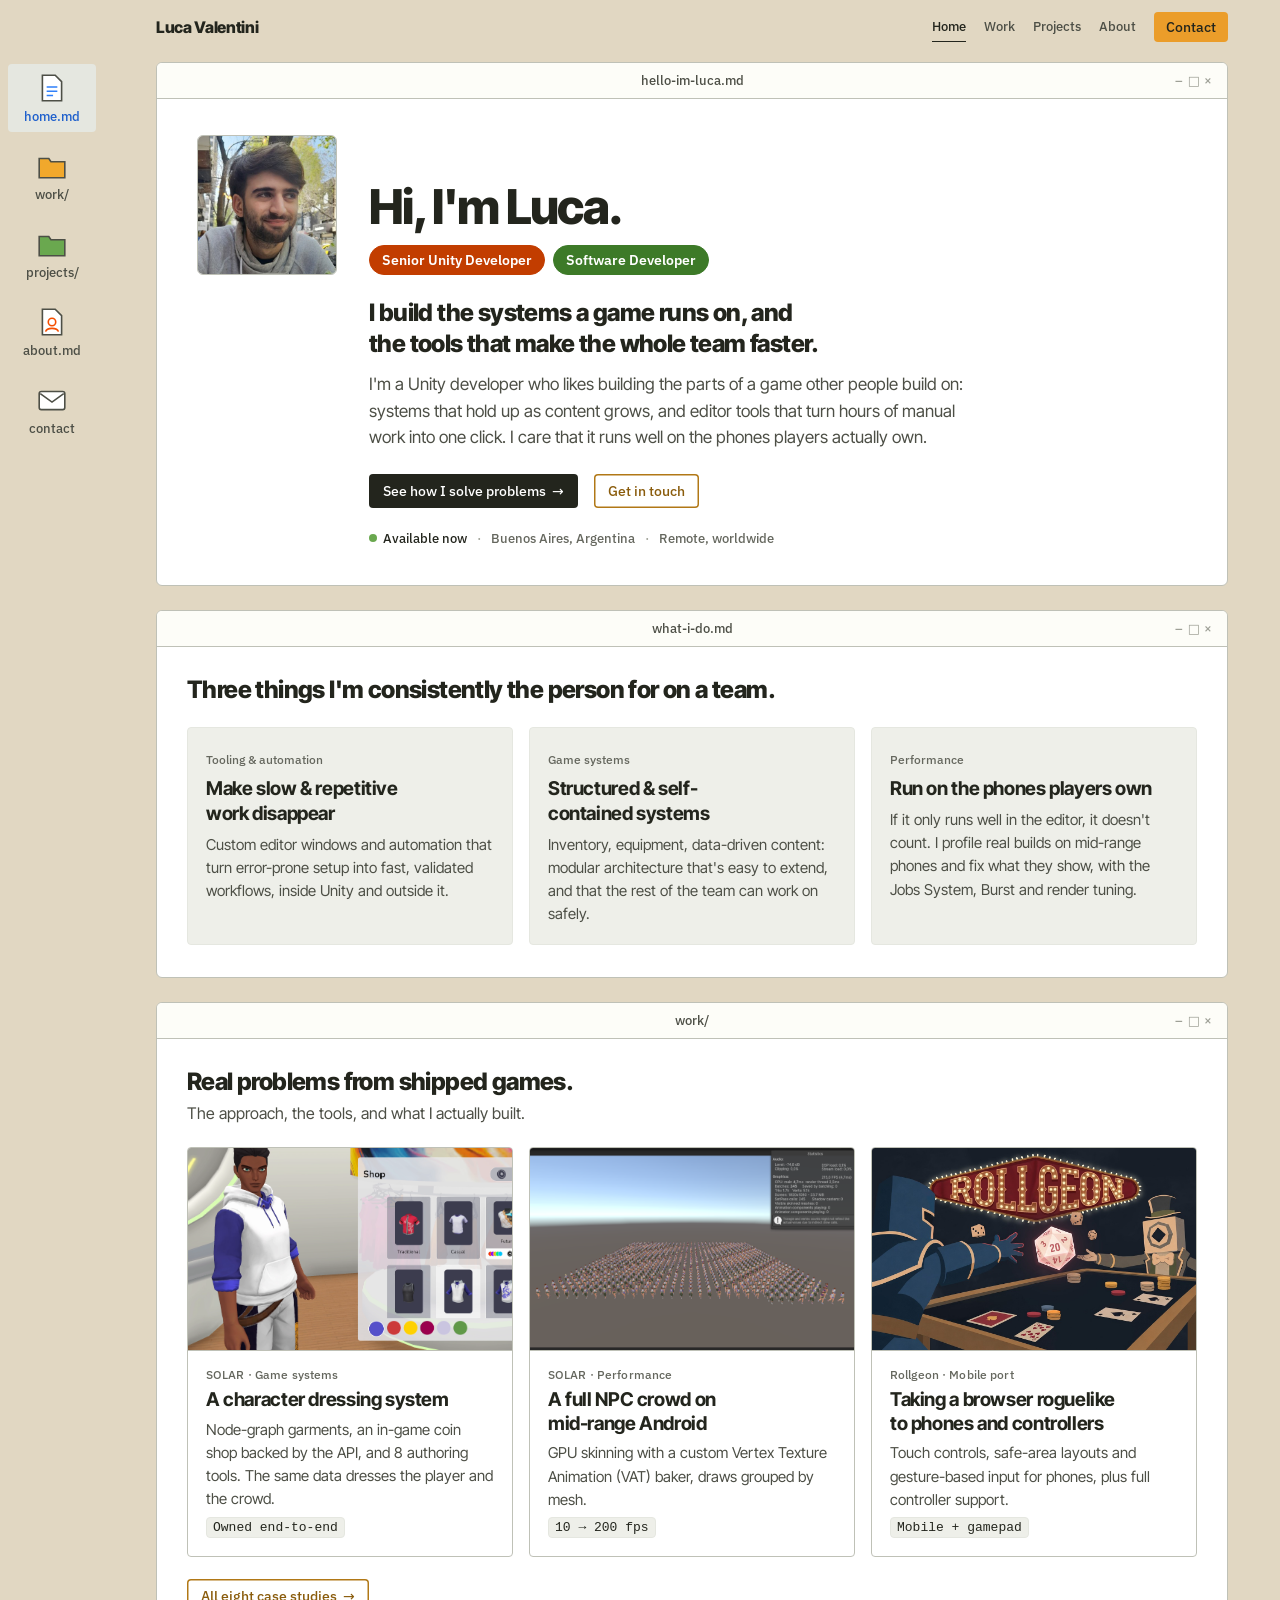
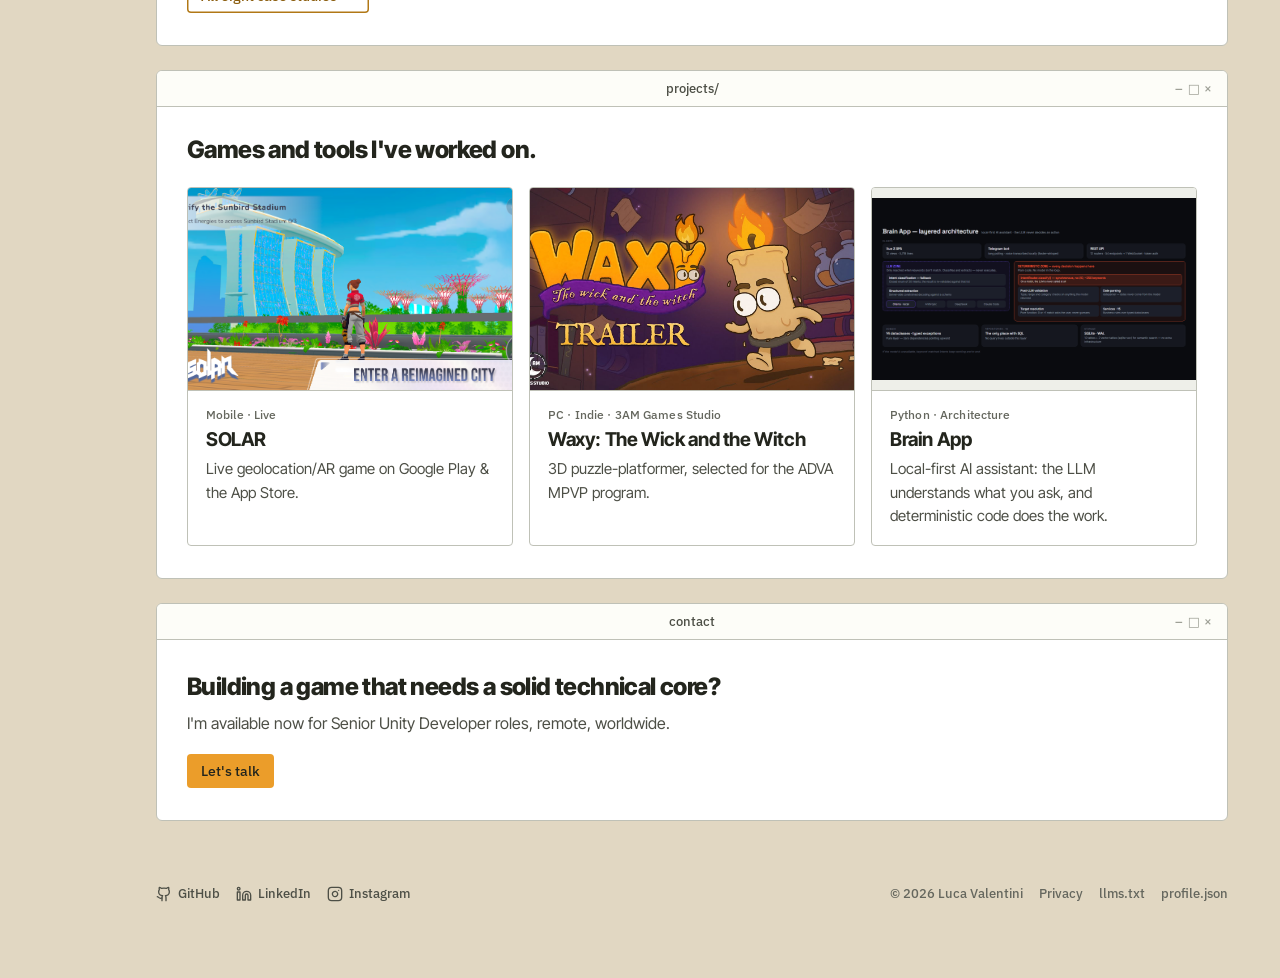
<file: index.html>
<!doctype html>
<html lang="en">
<head>
  <meta charset="utf-8">
  <meta name="viewport" content="width=device-width, initial-scale=1">
  <title>Luca Valentini · Senior Unity Developer</title>
  <meta name="description" content="Senior Unity Developer in studio teams since 2023: game systems, custom editor tooling and measured mobile performance. Available now, remote.">
  <link rel="canonical" href="https://lucavalentini.dev/">
  <meta property="og:type" content="website">
  <meta property="og:site_name" content="Luca Valentini">
  <meta property="og:title" content="Luca Valentini · Senior Unity Developer">
  <meta property="og:description" content="Senior Unity Developer in studio teams since 2023: game systems, custom editor tooling and measured mobile performance. Available now, remote.">
  <meta property="og:url" content="https://lucavalentini.dev/">
  <meta property="og:image" content="https://lucavalentini.dev/assets/og.png">
  <meta property="og:image:width" content="1200">
  <meta property="og:image:height" content="630">
  <meta property="og:image:alt" content="Luca Valentini, Senior Unity Developer">
  <meta name="twitter:card" content="summary_large_image">
  <meta name="theme-color" content="#e1d7c2">
  <link rel="icon" href="favicon.svg" type="image/svg+xml">
  <link rel="alternate" type="text/markdown" href="llms.txt" title="Profile for LLMs (llms.txt)">
  <link rel="alternate" type="application/json" href="profile.json" title="Profile as JSON Resume">
  <!-- Fuentes alojadas en el sitio (assets/fonts, SIL OFL 1.1): ninguna petición a terceros al cargar. -->
  <link rel="preload" href="assets/fonts/inter-tight-latin.woff2" as="font" type="font/woff2" crossorigin>
  <link rel="stylesheet" href="assets/fonts/fonts.css">
  <link rel="stylesheet" href="styles.css">
  <script defer src="analytics.js"></script>
  <script defer src="main.js"></script>
  <!-- JSONLD:START -->
<script type="application/ld+json">
{
  "@context": "https://schema.org",
  "@graph": [
    {
      "@type": "WebSite",
      "@id": "https://lucavalentini.dev/#website",
      "url": "https://lucavalentini.dev",
      "name": "Luca Valentini · Portfolio",
      "inLanguage": "en",
      "about": {
        "@id": "https://lucavalentini.dev/#person"
      }
    },
    {
      "@type": "Person",
      "@id": "https://lucavalentini.dev/#person",
      "name": "Luca Valentini",
      "jobTitle": "Senior Unity Developer",
      "description": "Senior Unity Developer with 6+ years in Unity and C#, in studio teams since 2023. I build the parts of a game other people build on: systems that hold up as content grows, and editor tools that turn hours of manual work into one click, with performance measured on the phones players own.",
      "url": "https://lucavalentini.dev",
      "image": "https://lucavalentini.dev/assets/me.jpg",
      "email": "mailto:lucavalentini25@gmail.com",
      "address": {
        "@type": "PostalAddress",
        "addressLocality": "Buenos Aires",
        "addressCountry": "AR"
      },
      "sameAs": [
        "https://www.linkedin.com/in/lucavalentinidev",
        "https://github.com/LucaValentini25",
        "https://www.instagram.com/clastergamedev/"
      ],
      "knowsAbout": [
        "Addressables",
        "Agent skills",
        "Android / iOS / PC builds",
        "Assembly Definitions",
        "Build automation",
        "Burst",
        "C#",
        "C++",
        "Cinemachine",
        "Claude Code",
        "Client-side prediction",
        "Code generation",
        "Codex",
        "Custom Editor Windows",
        "Data-driven design",
        "Discord bots",
        "Event systems",
        "Frame Debugger",
        "GPU instancing",
        "GPU skinning",
        "Game systems",
        "HLSL",
        "Jobs System",
        "Local LLMs (Ollama)",
        "MVC",
        "Memory Profiler",
        "Netcode for GameObjects",
        "Python",
        "Relay / Lobby",
        "SQL",
        "ScriptableObjects",
        "Server reconciliation",
        "Slack API",
        "Snapshot interpolation",
        "TypeScript",
        "UI Toolkit",
        "UPM packages",
        "URP",
        "Unity",
        "Unity MCP",
        "Unity Profiler",
        "Unity Transport",
        "uGUI"
      ],
      "knowsLanguage": [
        "es",
        "en"
      ],
      "alumniOf": {
        "@type": "EducationalOrganization",
        "name": "Escuela Da Vinci"
      }
    },
    {
      "@type": "VideoGame",
      "@id": "https://lucavalentini.dev/projects.html#solar",
      "name": "SOLAR",
      "description": "Live free-to-play geolocation/AR mobile game.",
      "creator": {
        "@id": "https://lucavalentini.dev/#person"
      },
      "keywords": "Unity, C#, URP, Addressables, UI Toolkit, Jobs System, Burst",
      "url": "https://play.google.com/store/apps/details?id=com.kykuyo.solar",
      "gamePlatform": [
        "Android",
        "iOS"
      ]
    },
    {
      "@type": "SoftwareSourceCode",
      "@id": "https://lucavalentini.dev/projects.html#snackdown",
      "name": "Snackdown",
      "description": "2D last-player-standing multiplayer platformer, server-authoritative, with hand-written client-side prediction, server reconciliation and snapshot interpolation. Built with Claude Code.",
      "creator": {
        "@id": "https://lucavalentini.dev/#person"
      },
      "keywords": "Unity 6, C#, Netcode for GameObjects, Unity Transport, Relay, Lobby",
      "url": "https://github.com/LucaValentini25/Snackdown",
      "codeRepository": "https://github.com/LucaValentini25/Snackdown",
      "programmingLanguage": "C#"
    },
    {
      "@type": "VideoGame",
      "@id": "https://lucavalentini.dev/projects.html#rollgeon",
      "name": "Rollgeon",
      "description": "Roguelike dice builder where your deck is a bag of dice and combat is based on Generala. In development.",
      "creator": {
        "@id": "https://lucavalentini.dev/#person"
      },
      "keywords": "Unity, Mobile port, Touch controls, Safe area, Controller support",
      "url": "https://3amgamesstudio.itch.io/rollgeon",
      "gamePlatform": [
        "Web",
        "Mobile (in progress)"
      ]
    },
    {
      "@type": "VideoGame",
      "@id": "https://lucavalentini.dev/projects.html#waxy",
      "name": "Waxy: The Wick and the Witch",
      "description": "3D puzzle-platformer by 3AM Games Studio, selected for the ADVA MPVP mentorship program after a rework of its core mechanic.",
      "creator": {
        "@id": "https://lucavalentini.dev/#person"
      },
      "keywords": "Unity, C#, Editor tools, Cinemachine, uGUI",
      "url": "https://3amgamesstudio.itch.io/waxy-the-wick-and-the-witch",
      "gamePlatform": [
        "PC"
      ]
    },
    {
      "@type": "VideoGame",
      "@id": "https://lucavalentini.dev/projects.html#spca",
      "name": "SPCA x SOLAR",
      "description": "Time-limited cat-rescue campaign game with SPCA, an animal rescue in Singapore. The campaign has ended.",
      "creator": {
        "@id": "https://lucavalentini.dev/#person"
      },
      "keywords": "Unity, C#, Mobile, Addressables",
      "gamePlatform": [
        "Android",
        "iOS"
      ]
    },
    {
      "@type": "SoftwareSourceCode",
      "@id": "https://lucavalentini.dev/projects.html#unity-tools",
      "name": "Unity Tools",
      "description": "Five Unity editor tools published as UPM packages: Asset Renamer, PlayerPrefs Manager, Prefab Replacer, Project Zipper and Rename Items.",
      "creator": {
        "@id": "https://lucavalentini.dev/#person"
      },
      "keywords": "C#, UPM, Editor Windows",
      "url": "https://github.com/LucaValentini25/Unity-Tools",
      "codeRepository": "https://github.com/LucaValentini25/Unity-Tools",
      "programmingLanguage": "C#"
    },
    {
      "@type": "VideoGame",
      "@id": "https://lucavalentini.dev/projects.html#redbutton",
      "name": "You Can't Always Push the Red Button",
      "description": "Decision-making game for the Unity BA Game Jam 2026: you rule a cat nation and try not to just push the button. Made with Claude Code in 3 days.",
      "creator": {
        "@id": "https://lucavalentini.dev/#person"
      },
      "keywords": "Unity, C#, WebGL, Claude Code",
      "url": "https://zathmell.itch.io/you-cant-always-push-the-red-button",
      "gamePlatform": [
        "Web (WebGL)"
      ]
    },
    {
      "@type": "SoftwareSourceCode",
      "@id": "https://lucavalentini.dev/projects.html#indie-bot",
      "name": "Indie Community Bot",
      "description": "Reusable Discord bot for indie game communities: welcome cards, devlogs, build notifications from CI and bug reports as private threads. All settings live per server in the database.",
      "creator": {
        "@id": "https://lucavalentini.dev/#person"
      },
      "keywords": "TypeScript, discord.js, SQLite",
      "url": "https://github.com/LucaValentini25/indie-community-bot",
      "codeRepository": "https://github.com/LucaValentini25/indie-community-bot",
      "programmingLanguage": "TypeScript"
    },
    {
      "@type": "SoftwareApplication",
      "@id": "https://lucavalentini.dev/projects.html#brain",
      "name": "Brain App",
      "description": "Local-first AI assistant where the LLM never decides an action: it classifies intent, and deterministic code does the work. Private repository.",
      "creator": {
        "@id": "https://lucavalentini.dev/#person"
      },
      "keywords": "Python, FastAPI, SQLite, Vue 3, Ollama"
    }
  ]
}
</script>
<!-- JSONLD:END -->
</head>
<body>
  <a class="skip" href="#main">Skip to content</a>
  <nav class="files" aria-label="Pages as files">
    <a href="index.html"><svg viewBox="0 0 30 30" aria-hidden="true"><path d="M6 3h12l6 6v18H6z" fill="#fff" stroke="#4d4f46" stroke-width="1.5"/><path d="M10 14h10M10 18h10M10 22h6" stroke="#2f80fa" stroke-width="1.5"/></svg>home.md</a>
    <a href="work.html"><svg viewBox="0 0 30 30" aria-hidden="true"><path d="M3 8h9l2 3h13v15H3z" fill="#f1a82c" stroke="#4d4f46" stroke-width="1.5"/></svg>work/</a>
    <a href="projects.html"><svg viewBox="0 0 30 30" aria-hidden="true"><path d="M3 8h9l2 3h13v15H3z" fill="#6aa84f" stroke="#4d4f46" stroke-width="1.5"/></svg>projects/</a>
    <a href="about.html"><svg viewBox="0 0 30 30" aria-hidden="true"><path d="M6 3h12l6 6v18H6z" fill="#fff" stroke="#4d4f46" stroke-width="1.5"/><circle cx="15" cy="15" r="3.5" fill="none" stroke="#f54e00" stroke-width="1.5"/><path d="M9 24c1-4 11-4 12 0" fill="none" stroke="#f54e00" stroke-width="1.5"/></svg>about.md</a>
    <a href="contact.html"><svg viewBox="0 0 30 30" aria-hidden="true"><rect x="3" y="7" width="24" height="17" rx="2" fill="#fff" stroke="#4d4f46" stroke-width="1.5"/><path d="M4 9l11 8 11-8" fill="none" stroke="#4d4f46" stroke-width="1.5"/></svg>contact</a>
  </nav>
  <header class="nav">
    <div class="wrap nav__inner">
      <a class="nav__brand" href="index.html">Luca Valentini</a>
      <nav class="nav__links" aria-label="Main"><a href="index.html">Home</a><a href="work.html">Work</a><a href="projects.html">Projects</a><a href="about.html">About</a><a class="nav__cta" href="contact.html">Contact</a></nav>
    </div>
  </header>

  <main id="main">

  <section class="hero">
    <div class="wrap hero__grid">
      <div class="win">
        <div class="tb">hello-im-luca.md</div>
        <div class="win__body hero__copy">
          <div class="hero__me"><img src="assets/me.jpg" alt="Luca Valentini" width="120" height="120"><div><b>Hi, I'm Luca.</b><span class="roles"><span class="role-pill role-pill--main">Senior Unity Developer</span><span class="role-pill role-pill--alt">Software Developer</span></span></div></div>
          <h1 class="hero__title">I build the systems a game runs on, and the tools that make the whole team faster.</h1>
          <p class="hero__lead">I'm a Unity developer who likes building the parts of a game other people build on: systems that hold up as content grows, and editor tools that turn hours of manual work into one click. I care that it runs well on the phones players actually own.</p>
          <div class="actions"><a class="btn btn--dark" href="work.html">See how I solve problems <span class="arr" aria-hidden="true">→</span></a><a class="btn btn--secondary" href="contact.html">Get in touch</a></div>
          <ul class="hero__meta"><li class="status"><span aria-hidden="true"></span>Available now</li><li>Buenos Aires, Argentina</li><li>Remote, worldwide</li></ul>
        </div>
      </div>
    </div>
  </section>

  <section class="section">
    <div class="wrap">
      <div class="win">
        <div class="tb">what-i-do.md</div>
        <div class="win__body">
          <header class="sec-head"><h2>Three things I'm consistently the person for on a team.</h2></header>
          <div class="grid3 pillars">
            <article class="pillar"><span class="pillar__n">Tooling &amp; automation</span><h3>Make slow &amp; repetitive work disappear</h3><p>Custom editor windows and automation that turn error-prone setup into fast, validated workflows, inside Unity and outside it.</p></article>
            <article class="pillar"><span class="pillar__n">Game systems</span><h3>Structured &amp; self-contained systems</h3><p>Inventory, equipment, data-driven content: modular architecture that's easy to extend, and that the rest of the team can work on safely.</p></article>
            <article class="pillar"><span class="pillar__n">Performance</span><h3>Run on the phones players own</h3><p>If it only runs well in the editor, it doesn't count. I profile real builds on mid-range phones and fix what they show, with the Jobs System, Burst and render tuning.</p></article>
          </div>
        </div>
      </div>
    </div>
  </section>

  <section class="section section--dark">
    <div class="wrap">
      <div class="win">
        <div class="tb">work/</div>
        <div class="win__body">
          <header class="sec-head"><h2>Real problems from shipped games.</h2><p>The approach, the tools, and what I actually built.</p></header>
          <div class="grid3">
            <a class="card" href="work.html#dressing"><div class="card__media"><img src="assets/work/dressing-ingame.png" alt="The dressing system in game" loading="lazy"></div><div class="card__body"><span class="tag">SOLAR · Game systems</span><h3>A character dressing system</h3><p>Node-graph garments, an in-game coin shop backed by the API, and 8 authoring tools. The same data dresses the player and the crowd.</p><span class="metric">Owned end-to-end</span></div></a>
            <a class="card" href="work.html#npc-gpu"><div class="card__media"><img src="assets/work/npc-after.png" alt="NPC crowd rendered on the GPU" loading="lazy"></div><div class="card__body"><span class="tag">SOLAR · Performance</span><h3>A full NPC crowd on mid-range Android</h3><p>GPU skinning with a custom Vertex Texture Animation (VAT) baker, draws grouped by mesh.</p><span class="metric">10 → 200 fps</span></div></a>
            <a class="card" href="work.html#rollgeon-port"><div class="card__media"><img src="assets/projects/rollgeon-yt.jpg" alt="Rollgeon" loading="lazy"></div><div class="card__body"><span class="tag">Rollgeon · Mobile port</span><h3>Taking a browser roguelike to phones and controllers</h3><p>Touch controls, safe-area layouts and gesture-based input for phones, plus full controller support.</p><span class="metric">Mobile + gamepad</span></div></a>
          </div>
          <div class="sec-foot"><a class="btn btn--secondary" href="work.html">All eight case studies <span class="arr" aria-hidden="true">→</span></a></div>
        </div>
      </div>
    </div>
  </section>

  <section class="section">
    <div class="wrap">
      <div class="win">
        <div class="tb">projects/</div>
        <div class="win__body">
          <header class="sec-head"><h2>Games and tools I've worked on.</h2></header>
          <div class="grid3">
            <a class="card card--compact" href="projects.html#solar"><div class="card__media"><img src="assets/projects/solar-1.png" alt="SOLAR" loading="lazy"></div><div class="card__body"><span class="tag">Mobile · Live</span><h3>SOLAR</h3><p>Live geolocation/AR game on Google Play &amp; the App Store.</p></div></a>
            <a class="card card--compact" href="projects.html#waxy"><div class="card__media"><img src="assets/projects/waxy-yt.jpg" alt="Waxy" loading="lazy"></div><div class="card__body"><span class="tag">PC · Indie · 3AM Games Studio</span><h3>Waxy: The Wick and the Witch</h3><p>3D puzzle-platformer, selected for the ADVA MPVP program.</p></div></a>
            <a class="card card--compact" href="projects.html#brain"><div class="card__media card__media--contain"><img src="assets/projects/brainapp-architecture.png" alt="Brain App architecture" loading="lazy"></div><div class="card__body"><span class="tag">Python · Architecture</span><h3>Brain App</h3><p>Local-first AI assistant: the LLM understands what you ask, and deterministic code does the work.</p></div></a>
          </div>
        </div>
      </div>
    </div>
  </section>

  <section class="section cta">
    <div class="wrap">
      <div class="win">
        <div class="tb">contact</div>
        <div class="win__body cta__body">
          <h2>Building a game that needs a solid technical core?</h2>
          <p>I'm available now for Senior Unity Developer roles, remote, worldwide.</p>
          <div class="actions"><a class="btn btn--primary" href="contact.html">Let's talk</a></div>
        </div>
      </div>
    </div>
  </section>
  </main>

  <footer class="footer">
    <div class="wrap footer__inner">
      <!-- Íconos: Lucide (ISC), ver assets/icons/LICENSE-lucide.txt -->
        <nav class="footer__social" aria-label="Social profiles">
          <a href="https://github.com/LucaValentini25" target="_blank" rel="noopener"><svg viewBox="0 0 24 24" aria-hidden="true"><path d="M15 22v-4a4.8 4.8 0 0 0-1-3.5c3 0 6-2 6-5.5.08-1.25-.27-2.48-1-3.5.28-1.15.28-2.35 0-3.5 0 0-1 0-3 1.5-2.64-.5-5.36-.5-8 0C6 2 5 2 5 2c-.3 1.15-.3 2.35 0 3.5A5.403 5.403 0 0 0 4 9c0 3.5 3 5.5 6 5.5-.39.49-.68 1.05-.85 1.65-.17.6-.22 1.23-.15 1.85v4"/><path d="M9 18c-4.51 2-5-2-7-2"/></svg><span>GitHub</span><span class="sr-only"> (opens in a new tab)</span></a>
          <a href="https://www.linkedin.com/in/lucavalentinidev" target="_blank" rel="noopener"><svg viewBox="0 0 24 24" aria-hidden="true"><path d="M16 8a6 6 0 0 1 6 6v7h-4v-7a2 2 0 0 0-2-2 2 2 0 0 0-2 2v7h-4v-7a6 6 0 0 1 6-6z"/><rect width="4" height="12" x="2" y="9"/><circle cx="4" cy="4" r="2"/></svg><span>LinkedIn</span><span class="sr-only"> (opens in a new tab)</span></a>
          <a href="https://www.instagram.com/clastergamedev/" target="_blank" rel="noopener"><svg viewBox="0 0 24 24" aria-hidden="true"><rect width="20" height="20" x="2" y="2" rx="5" ry="5"/><path d="M16 11.37A4 4 0 1 1 12.63 8 4 4 0 0 1 16 11.37z"/><line x1="17.5" x2="17.51" y1="6.5" y2="6.5"/></svg><span>Instagram</span><span class="sr-only"> (opens in a new tab)</span></a>
        </nav>
      <div class="footer__legal">
        <span class="footer__copy">&copy; <span id="year">2026</span> Luca Valentini</span>
        <nav class="footer__links" aria-label="Legal and data">
        <a href="privacy.html">Privacy</a>
        <a href="llms.txt">llms.txt</a>
        <a href="profile.json">profile.json</a>
      </nav>
      </div>
    </div>
  </footer>
</body>
</html>
</file>
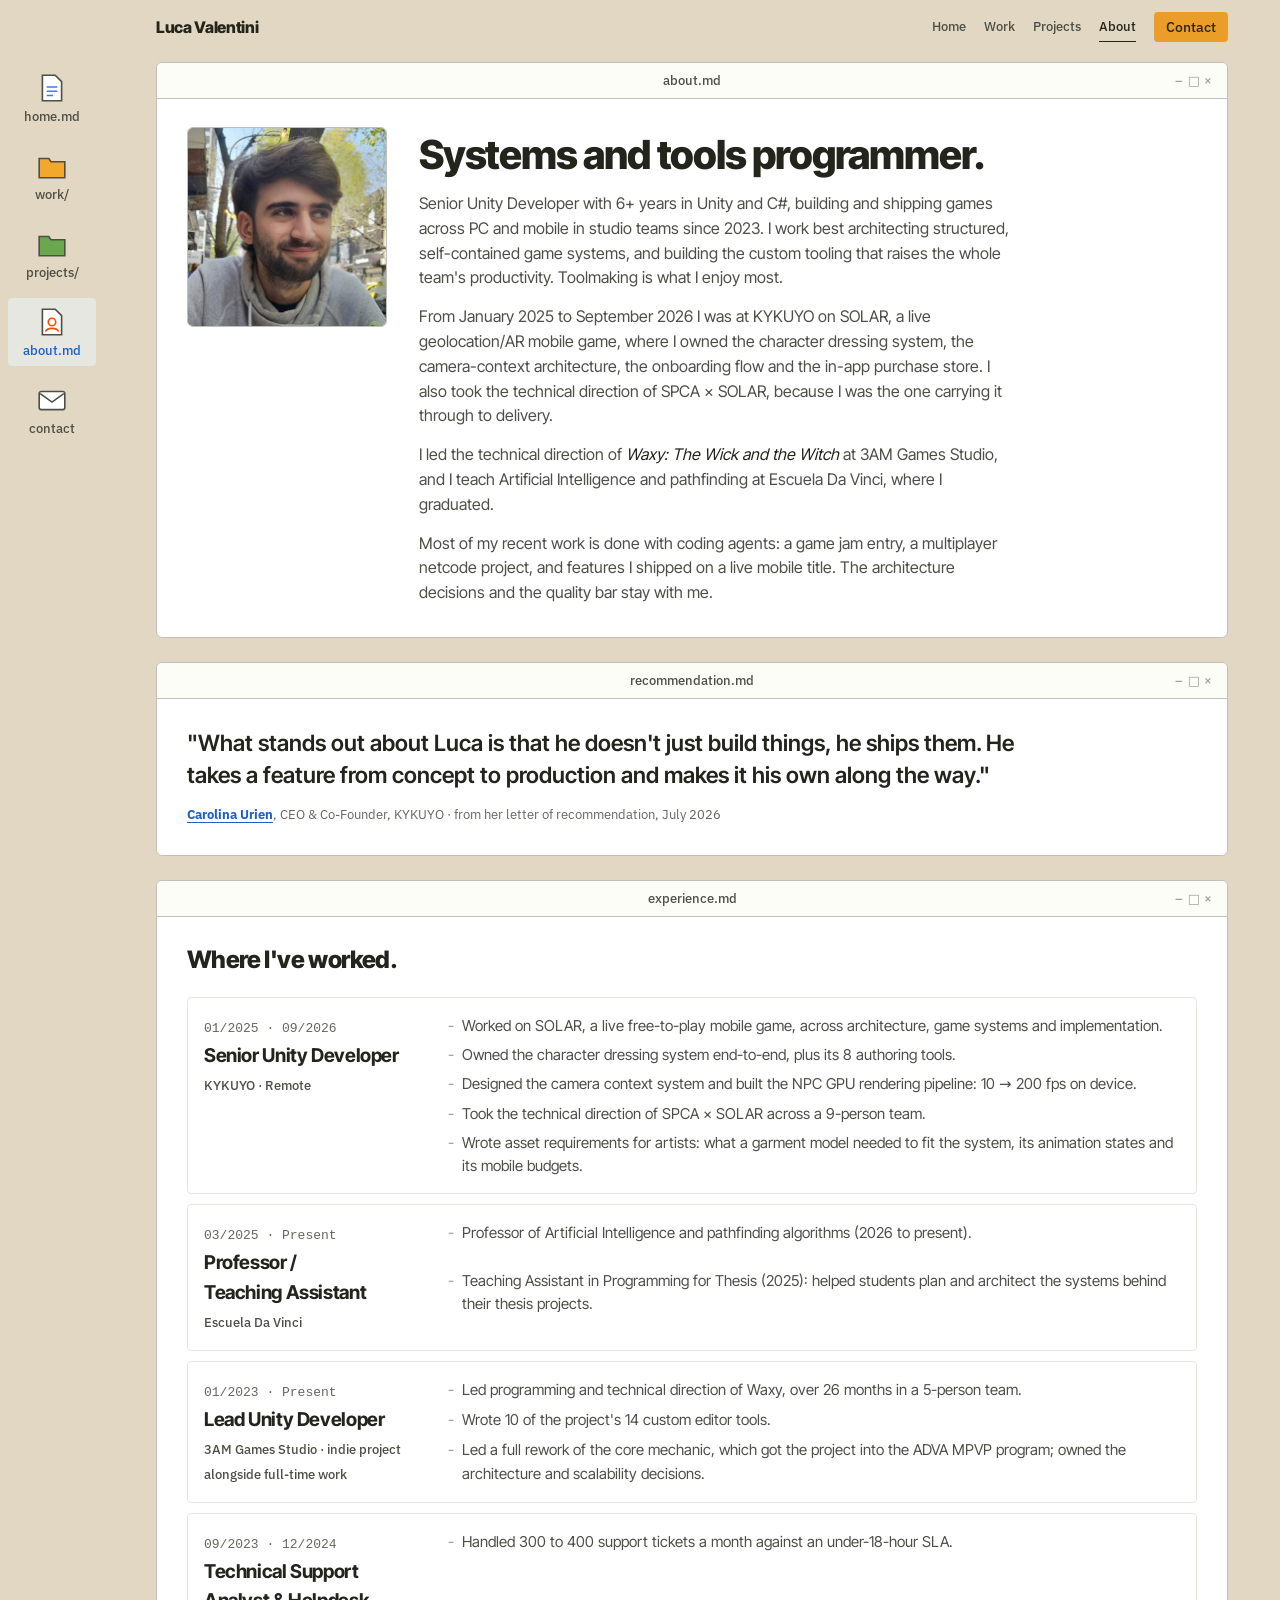
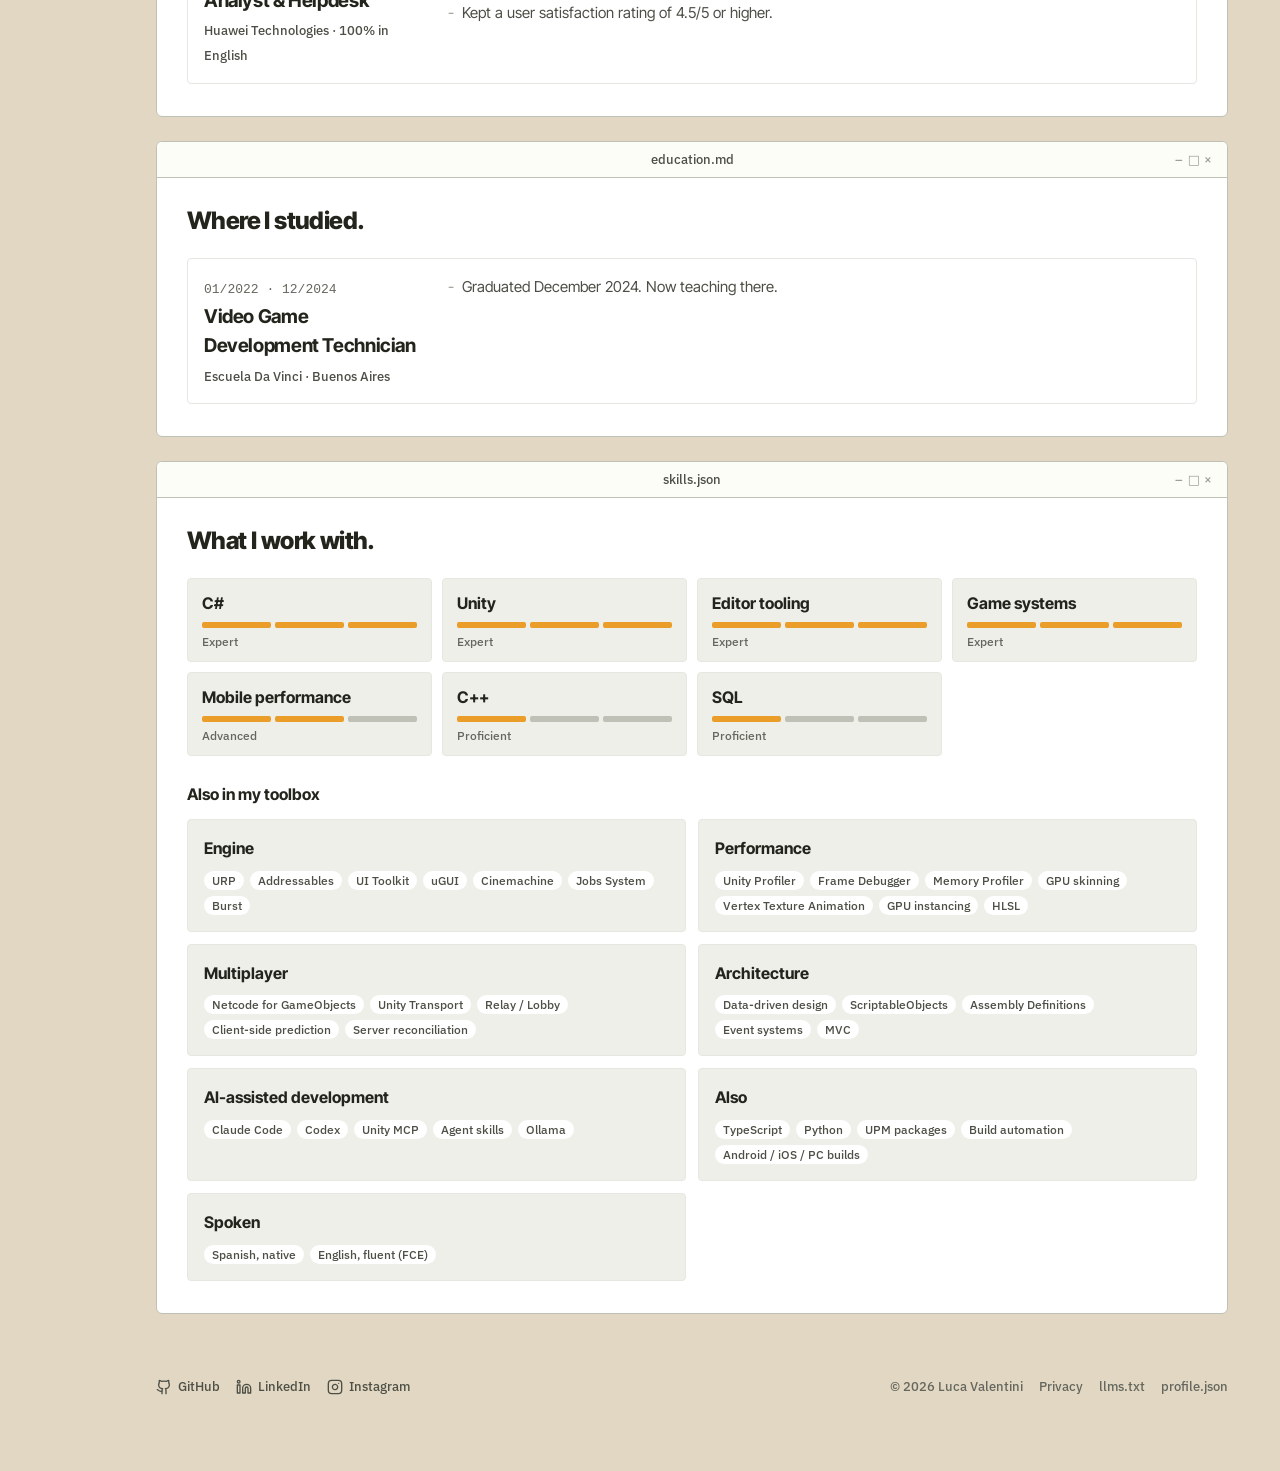
<file: about.html>
<!doctype html>
<html lang="en">
<head>
  <meta charset="utf-8">
  <meta name="viewport" content="width=device-width, initial-scale=1">
  <title>About · Luca Valentini</title>
  <meta name="description" content="Senior Unity Developer and systems and tools programmer. Experience, education and skills.">
  <link rel="canonical" href="https://lucavalentini.dev/about.html">
  <meta property="og:type" content="website">
  <meta property="og:site_name" content="Luca Valentini">
  <meta property="og:title" content="About · Luca Valentini">
  <meta property="og:description" content="Senior Unity Developer and systems and tools programmer. Experience, education and skills.">
  <meta property="og:url" content="https://lucavalentini.dev/about.html">
  <meta property="og:image" content="https://lucavalentini.dev/assets/og.png">
  <meta property="og:image:width" content="1200">
  <meta property="og:image:height" content="630">
  <meta property="og:image:alt" content="Luca Valentini, Senior Unity Developer">
  <meta name="twitter:card" content="summary_large_image">
  <meta name="theme-color" content="#e1d7c2">
  <link rel="icon" href="favicon.svg" type="image/svg+xml">
  <link rel="alternate" type="text/markdown" href="llms.txt" title="Profile for LLMs (llms.txt)">
  <link rel="alternate" type="application/json" href="profile.json" title="Profile as JSON Resume">
  <!-- Fuentes alojadas en el sitio (assets/fonts, SIL OFL 1.1): ninguna petición a terceros al cargar. -->
  <link rel="preload" href="assets/fonts/inter-tight-latin.woff2" as="font" type="font/woff2" crossorigin>
  <link rel="stylesheet" href="assets/fonts/fonts.css">
  <link rel="stylesheet" href="styles.css">
  <script defer src="analytics.js"></script>
  <script defer src="main.js"></script>
</head>
<body>
  <a class="skip" href="#main">Skip to content</a>
  <nav class="files" aria-label="Pages as files">
    <a href="index.html"><svg viewBox="0 0 30 30" aria-hidden="true"><path d="M6 3h12l6 6v18H6z" fill="#fff" stroke="#4d4f46" stroke-width="1.5"/><path d="M10 14h10M10 18h10M10 22h6" stroke="#2f80fa" stroke-width="1.5"/></svg>home.md</a>
    <a href="work.html"><svg viewBox="0 0 30 30" aria-hidden="true"><path d="M3 8h9l2 3h13v15H3z" fill="#f1a82c" stroke="#4d4f46" stroke-width="1.5"/></svg>work/</a>
    <a href="projects.html"><svg viewBox="0 0 30 30" aria-hidden="true"><path d="M3 8h9l2 3h13v15H3z" fill="#6aa84f" stroke="#4d4f46" stroke-width="1.5"/></svg>projects/</a>
    <a href="about.html"><svg viewBox="0 0 30 30" aria-hidden="true"><path d="M6 3h12l6 6v18H6z" fill="#fff" stroke="#4d4f46" stroke-width="1.5"/><circle cx="15" cy="15" r="3.5" fill="none" stroke="#f54e00" stroke-width="1.5"/><path d="M9 24c1-4 11-4 12 0" fill="none" stroke="#f54e00" stroke-width="1.5"/></svg>about.md</a>
    <a href="contact.html"><svg viewBox="0 0 30 30" aria-hidden="true"><rect x="3" y="7" width="24" height="17" rx="2" fill="#fff" stroke="#4d4f46" stroke-width="1.5"/><path d="M4 9l11 8 11-8" fill="none" stroke="#4d4f46" stroke-width="1.5"/></svg>contact</a>
  </nav>
  <header class="nav">
    <div class="wrap nav__inner">
      <a class="nav__brand" href="index.html">Luca Valentini</a>
      <nav class="nav__links" aria-label="Main"><a href="index.html">Home</a><a href="work.html">Work</a><a href="projects.html">Projects</a><a href="about.html">About</a><a class="nav__cta" href="contact.html">Contact</a></nav>
    </div>
  </header>

  <main id="main">
  <section class="pagehero">
    <div class="wrap">
      <div class="win">
        <div class="tb">about.md</div>
        <div class="win__body about__grid">
          <div class="about__photo"><img src="assets/me.jpg" alt="Luca Valentini"></div>
          <div class="about__text">
            <h1 class="pagehero__title">Systems and tools programmer.</h1>
            <p>Senior Unity Developer with 6+ years in Unity and C#, building and shipping games across PC and mobile in studio teams since 2023. I work best architecting structured, self-contained game systems, and building the custom tooling that raises the whole team's productivity. Toolmaking is what I enjoy most.</p>
            <p>From January 2025 to September 2026 I was at KYKUYO on SOLAR, a live geolocation/AR mobile game, where I owned the character dressing system, the camera-context architecture, the onboarding flow and the in-app purchase store. I also took the technical direction of SPCA × SOLAR, because I was the one carrying it through to delivery.</p>
            <p>I led the technical direction of <em>Waxy: The Wick and the Witch</em> at 3AM Games Studio, and I teach Artificial Intelligence and pathfinding at Escuela Da Vinci, where I graduated.</p>
            <p>Most of my recent work is done with coding agents: a game jam entry, a multiplayer netcode project, and features I shipped on a live mobile title. The architecture decisions and the quality bar stay with me.</p>
          </div>
        </div>
      </div>
    </div>
  </section>

  <section class="section">
    <div class="wrap">
      <div class="win">
        <div class="tb">recommendation.md</div>
        <div class="win__body">
          <figure class="quote">
            <blockquote cite="https://www.linkedin.com/in/carolina-urien-2323299/"><p>"What stands out about Luca is that he doesn't just build things, he ships them. He takes a feature from concept to production and makes it his own along the way."</p></blockquote>
            <figcaption><a href="https://www.linkedin.com/in/carolina-urien-2323299/"><b>Carolina Urien</b></a>, CEO &amp; Co-Founder, KYKUYO · from her letter of recommendation, July 2026</figcaption>
          </figure>
        </div>
      </div>
    </div>
  </section>

  <section class="section">
    <div class="wrap">
      <div class="win">
        <div class="tb">experience.md</div>
        <div class="win__body">
          <header class="sec-head"><h2>Where I've worked.</h2></header>
          <div class="tl">
            <div class="tl__item"><div><span class="tl__when">01/2025 · 09/2026</span><h3>Senior Unity Developer</h3><span class="tl__where">KYKUYO · Remote</span></div><ul><li>Worked on SOLAR, a live free-to-play mobile game, across architecture, game systems and implementation.</li><li>Owned the character dressing system end-to-end, plus its 8 authoring tools.</li><li>Designed the camera context system and built the NPC GPU rendering pipeline: 10 → 200 fps on device.</li><li>Took the technical direction of SPCA × SOLAR across a 9-person team.</li><li>Wrote asset requirements for artists: what a garment model needed to fit the system, its animation states and its mobile budgets.</li></ul></div>
            <div class="tl__item"><div><span class="tl__when">03/2025 · Present</span><h3>Professor / Teaching Assistant</h3><span class="tl__where">Escuela Da Vinci</span></div><ul><li>Professor of Artificial Intelligence and pathfinding algorithms (2026 to present).</li><li>Teaching Assistant in Programming for Thesis (2025): helped students plan and architect the systems behind their thesis projects.</li></ul></div>
            <div class="tl__item"><div><span class="tl__when">01/2023 · Present</span><h3>Lead Unity Developer</h3><span class="tl__where">3AM Games Studio · indie project alongside full-time work</span></div><ul><li>Led programming and technical direction of Waxy, over 26 months in a 5-person team.</li><li>Wrote 10 of the project's 14 custom editor tools.</li><li>Led a full rework of the core mechanic, which got the project into the ADVA MPVP program; owned the architecture and scalability decisions.</li></ul></div>
            <div class="tl__item"><div><span class="tl__when">09/2023 · 12/2024</span><h3>Technical Support Analyst &amp; Helpdesk</h3><span class="tl__where">Huawei Technologies · 100% in English</span></div><ul><li>Handled 300 to 400 support tickets a month against an under-18-hour SLA.</li><li>Kept a user satisfaction rating of 4.5/5 or higher.</li></ul></div>
          </div>
        </div>
      </div>
    </div>
  </section>

  <section class="section">
    <div class="wrap">
      <div class="win">
        <div class="tb">education.md</div>
        <div class="win__body">
          <header class="sec-head"><h2>Where I studied.</h2></header>
          <div class="tl">
            <div class="tl__item"><div><span class="tl__when">01/2022 · 12/2024</span><h3>Video Game Development Technician</h3><span class="tl__where">Escuela Da Vinci · Buenos Aires</span></div><ul><li>Graduated December 2024. Now teaching there.</li></ul></div>
          </div>
        </div>
      </div>
    </div>
  </section>

  <section class="section section--dark">
    <div class="wrap">
      <div class="win">
        <div class="tb">skills.json</div>
        <div class="win__body">
          <header class="sec-head"><h2>What I work with.</h2></header>
          <!-- Niveles: salen del perfil maestro (§6). Solo se muestran los que tienen nivel declarado. -->
          <div class="levels" role="list">
            <div class="level" role="listitem"><span class="level__name">C#</span><span class="meter" data-level="3"><i></i><i></i><i></i></span><span class="level__label">Expert</span></div>
            <div class="level" role="listitem"><span class="level__name">Unity</span><span class="meter" data-level="3"><i></i><i></i><i></i></span><span class="level__label">Expert</span></div>
            <div class="level" role="listitem"><span class="level__name">Editor tooling</span><span class="meter" data-level="3"><i></i><i></i><i></i></span><span class="level__label">Expert</span></div>
            <div class="level" role="listitem"><span class="level__name">Game systems</span><span class="meter" data-level="3"><i></i><i></i><i></i></span><span class="level__label">Expert</span></div>
            <div class="level" role="listitem"><span class="level__name">Mobile performance</span><span class="meter" data-level="2"><i></i><i></i><i></i></span><span class="level__label">Advanced</span></div>
            <div class="level" role="listitem"><span class="level__name">C++</span><span class="meter" data-level="1"><i></i><i></i><i></i></span><span class="level__label">Proficient</span></div>
            <div class="level" role="listitem"><span class="level__name">SQL</span><span class="meter" data-level="1"><i></i><i></i><i></i></span><span class="level__label">Proficient</span></div>
          </div>
          <h3 class="skills__also">Also in my toolbox</h3>
          <div class="skills">
            <div class="skillgroup"><h4>Engine</h4><ul class="chips"><li>URP</li><li>Addressables</li><li>UI Toolkit</li><li>uGUI</li><li>Cinemachine</li><li>Jobs System</li><li>Burst</li></ul></div>
            <div class="skillgroup"><h4>Performance</h4><ul class="chips"><li>Unity Profiler</li><li>Frame Debugger</li><li>Memory Profiler</li><li>GPU skinning</li><li>Vertex Texture Animation</li><li>GPU instancing</li><li>HLSL</li></ul></div>
            <div class="skillgroup"><h4>Multiplayer</h4><ul class="chips"><li>Netcode for GameObjects</li><li>Unity Transport</li><li>Relay / Lobby</li><li>Client-side prediction</li><li>Server reconciliation</li></ul></div>
            <div class="skillgroup"><h4>Architecture</h4><ul class="chips"><li>Data-driven design</li><li>ScriptableObjects</li><li>Assembly Definitions</li><li>Event systems</li><li>MVC</li></ul></div>
            <div class="skillgroup"><h4>AI-assisted development</h4><ul class="chips"><li>Claude Code</li><li>Codex</li><li>Unity MCP</li><li>Agent skills</li><li>Ollama</li></ul></div>
            <div class="skillgroup"><h4>Also</h4><ul class="chips"><li>TypeScript</li><li>Python</li><li>UPM packages</li><li>Build automation</li><li>Android / iOS / PC builds</li></ul></div>
            <div class="skillgroup"><h4>Spoken</h4><ul class="chips"><li>Spanish, native</li><li>English, fluent (FCE)</li></ul></div>
          </div>
        </div>
      </div>
    </div>
      </div>
    </div>
  </section>
  </main>

  <footer class="footer">
    <div class="wrap footer__inner">
      <!-- Íconos: Lucide (ISC), ver assets/icons/LICENSE-lucide.txt -->
        <nav class="footer__social" aria-label="Social profiles">
          <a href="https://github.com/LucaValentini25" target="_blank" rel="noopener"><svg viewBox="0 0 24 24" aria-hidden="true"><path d="M15 22v-4a4.8 4.8 0 0 0-1-3.5c3 0 6-2 6-5.5.08-1.25-.27-2.48-1-3.5.28-1.15.28-2.35 0-3.5 0 0-1 0-3 1.5-2.64-.5-5.36-.5-8 0C6 2 5 2 5 2c-.3 1.15-.3 2.35 0 3.5A5.403 5.403 0 0 0 4 9c0 3.5 3 5.5 6 5.5-.39.49-.68 1.05-.85 1.65-.17.6-.22 1.23-.15 1.85v4"/><path d="M9 18c-4.51 2-5-2-7-2"/></svg><span>GitHub</span><span class="sr-only"> (opens in a new tab)</span></a>
          <a href="https://www.linkedin.com/in/lucavalentinidev" target="_blank" rel="noopener"><svg viewBox="0 0 24 24" aria-hidden="true"><path d="M16 8a6 6 0 0 1 6 6v7h-4v-7a2 2 0 0 0-2-2 2 2 0 0 0-2 2v7h-4v-7a6 6 0 0 1 6-6z"/><rect width="4" height="12" x="2" y="9"/><circle cx="4" cy="4" r="2"/></svg><span>LinkedIn</span><span class="sr-only"> (opens in a new tab)</span></a>
          <a href="https://www.instagram.com/clastergamedev/" target="_blank" rel="noopener"><svg viewBox="0 0 24 24" aria-hidden="true"><rect width="20" height="20" x="2" y="2" rx="5" ry="5"/><path d="M16 11.37A4 4 0 1 1 12.63 8 4 4 0 0 1 16 11.37z"/><line x1="17.5" x2="17.51" y1="6.5" y2="6.5"/></svg><span>Instagram</span><span class="sr-only"> (opens in a new tab)</span></a>
        </nav>
      <div class="footer__legal">
        <span class="footer__copy">&copy; <span id="year">2026</span> Luca Valentini</span>
        <nav class="footer__links" aria-label="Legal and data">
        <a href="privacy.html">Privacy</a>
        <a href="llms.txt">llms.txt</a>
        <a href="profile.json">profile.json</a>
      </nav>
      </div>
    </div>
  </footer>
</body>
</html>
</file>
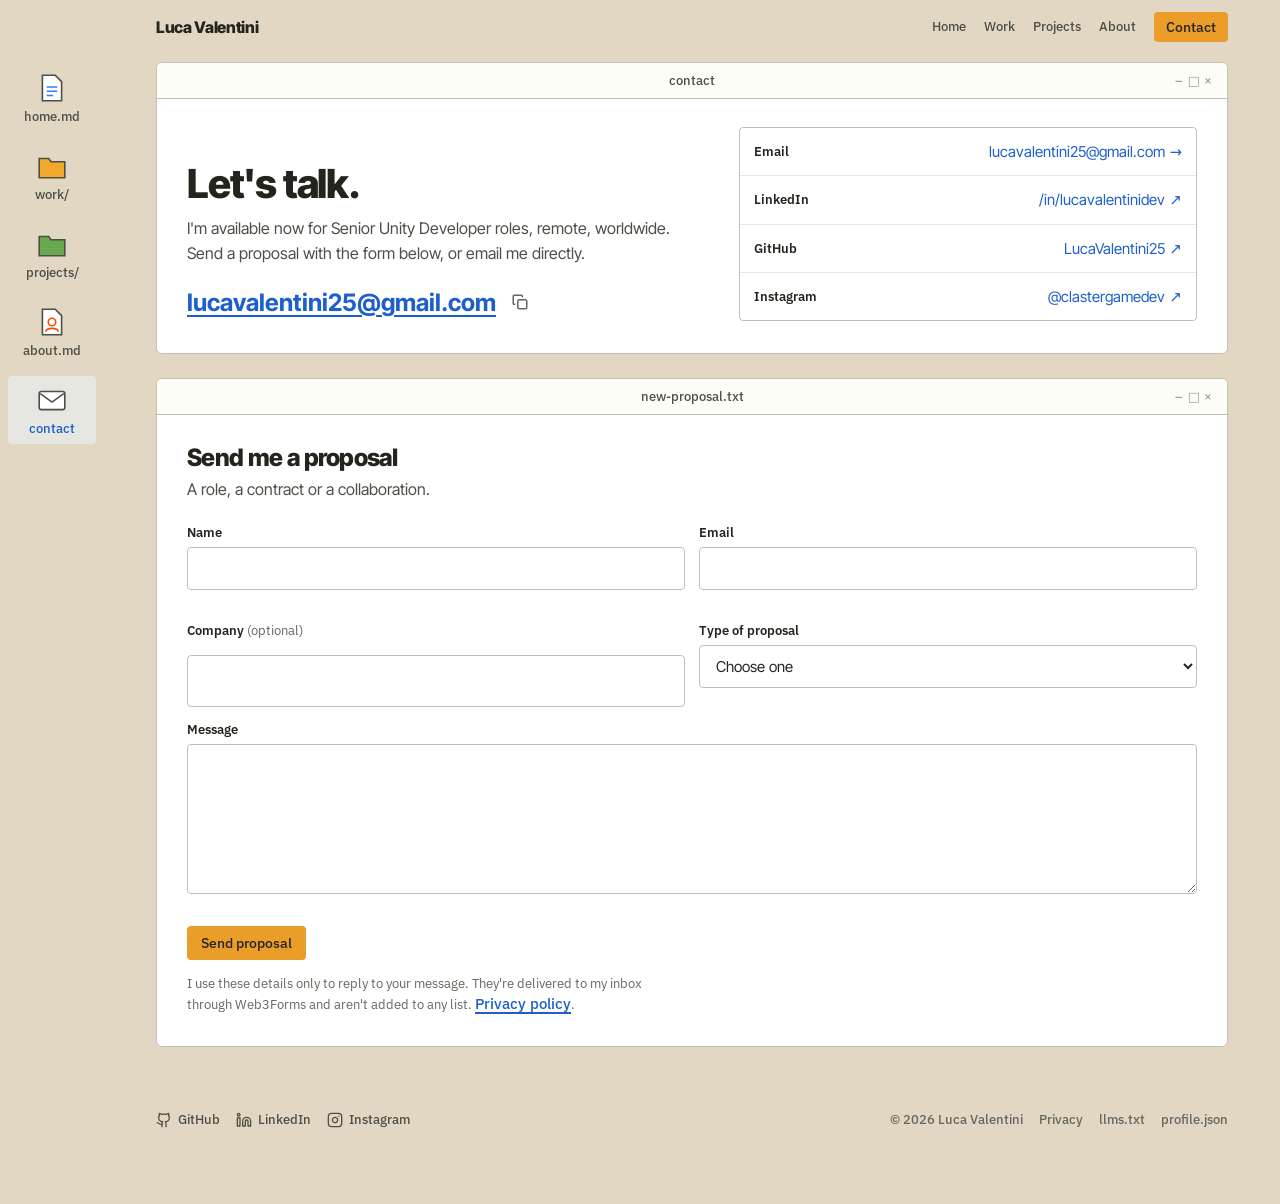
<file: contact.html>
<!doctype html>
<html lang="en">
<head>
  <meta charset="utf-8">
  <meta name="viewport" content="width=device-width, initial-scale=1">
  <title>Contact · Luca Valentini</title>
  <meta name="description" content="Available now for Senior Unity Developer roles, remote, worldwide. Send a proposal or an email.">
  <link rel="canonical" href="https://lucavalentini.dev/contact.html">
  <meta property="og:type" content="website">
  <meta property="og:site_name" content="Luca Valentini">
  <meta property="og:title" content="Contact · Luca Valentini">
  <meta property="og:description" content="Available now for Senior Unity Developer roles, remote, worldwide. Send a proposal or an email.">
  <meta property="og:url" content="https://lucavalentini.dev/contact.html">
  <meta property="og:image" content="https://lucavalentini.dev/assets/og.png">
  <meta property="og:image:width" content="1200">
  <meta property="og:image:height" content="630">
  <meta property="og:image:alt" content="Luca Valentini, Senior Unity Developer">
  <meta name="twitter:card" content="summary_large_image">
  <meta name="theme-color" content="#e1d7c2">
  <link rel="icon" href="favicon.svg" type="image/svg+xml">
  <link rel="alternate" type="text/markdown" href="llms.txt" title="Profile for LLMs (llms.txt)">
  <link rel="alternate" type="application/json" href="profile.json" title="Profile as JSON Resume">
  <!-- Fuentes alojadas en el sitio (assets/fonts, SIL OFL 1.1): ninguna petición a terceros al cargar. -->
  <link rel="preload" href="assets/fonts/inter-tight-latin.woff2" as="font" type="font/woff2" crossorigin>
  <link rel="stylesheet" href="assets/fonts/fonts.css">
  <link rel="stylesheet" href="styles.css">
  <script defer src="analytics.js"></script>
  <script defer src="main.js"></script>
</head>
<body>
  <a class="skip" href="#main">Skip to content</a>
  <nav class="files" aria-label="Pages as files">
    <a href="index.html"><svg viewBox="0 0 30 30" aria-hidden="true"><path d="M6 3h12l6 6v18H6z" fill="#fff" stroke="#4d4f46" stroke-width="1.5"/><path d="M10 14h10M10 18h10M10 22h6" stroke="#2f80fa" stroke-width="1.5"/></svg>home.md</a>
    <a href="work.html"><svg viewBox="0 0 30 30" aria-hidden="true"><path d="M3 8h9l2 3h13v15H3z" fill="#f1a82c" stroke="#4d4f46" stroke-width="1.5"/></svg>work/</a>
    <a href="projects.html"><svg viewBox="0 0 30 30" aria-hidden="true"><path d="M3 8h9l2 3h13v15H3z" fill="#6aa84f" stroke="#4d4f46" stroke-width="1.5"/></svg>projects/</a>
    <a href="about.html"><svg viewBox="0 0 30 30" aria-hidden="true"><path d="M6 3h12l6 6v18H6z" fill="#fff" stroke="#4d4f46" stroke-width="1.5"/><circle cx="15" cy="15" r="3.5" fill="none" stroke="#f54e00" stroke-width="1.5"/><path d="M9 24c1-4 11-4 12 0" fill="none" stroke="#f54e00" stroke-width="1.5"/></svg>about.md</a>
    <a href="contact.html"><svg viewBox="0 0 30 30" aria-hidden="true"><rect x="3" y="7" width="24" height="17" rx="2" fill="#fff" stroke="#4d4f46" stroke-width="1.5"/><path d="M4 9l11 8 11-8" fill="none" stroke="#4d4f46" stroke-width="1.5"/></svg>contact</a>
  </nav>
  <header class="nav">
    <div class="wrap nav__inner">
      <a class="nav__brand" href="index.html">Luca Valentini</a>
      <nav class="nav__links" aria-label="Main"><a href="index.html">Home</a><a href="work.html">Work</a><a href="projects.html">Projects</a><a href="about.html">About</a><a class="nav__cta" href="contact.html">Contact</a></nav>
    </div>
  </header>

  <main id="main">
  <section class="pagehero contact">
    <div class="wrap">
      <div class="win">
        <div class="tb">contact</div>
        <div class="win__body contact__grid">
          <div>
            <h1 class="pagehero__title">Let's talk.</h1>
            <p class="pagehero__lead">I'm available now for Senior Unity Developer roles, remote, worldwide. Send a proposal with the form below, or email me directly.</p>
            <!-- REVISAR: email público de contacto -->
            <div class="contact__mailrow"><a class="contact__mail" href="mailto:lucavalentini25@gmail.com">lucavalentini25@gmail.com</a><button type="button" class="copy" data-copy="lucavalentini25@gmail.com" aria-label="Copy email address" title="Copy email address" hidden><svg class="i-copy" viewBox="0 0 24 24" aria-hidden="true"><rect x="9" y="9" width="12" height="12" rx="2"/><path d="M5 15H4a1 1 0 0 1-1-1V4a1 1 0 0 1 1-1h10a1 1 0 0 1 1 1v1"/></svg><svg class="i-check" viewBox="0 0 24 24" aria-hidden="true"><path d="M20 6 9 17l-5-5"/></svg></button><span class="sr-only" id="copy-status" role="status" aria-live="polite"></span></div>
          </div>
          <div class="contact__list">
            <a href="mailto:lucavalentini25@gmail.com"><span>Email</span><span>lucavalentini25@gmail.com →</span></a>
            <a href="https://www.linkedin.com/in/lucavalentinidev" target="_blank" rel="noopener"><span>LinkedIn</span><span>/in/lucavalentinidev ↗<span class="sr-only"> (opens in a new tab)</span></span></a>
            <a href="https://github.com/LucaValentini25" target="_blank" rel="noopener"><span>GitHub</span><span>LucaValentini25 ↗<span class="sr-only"> (opens in a new tab)</span></span></a>
            <a href="https://www.instagram.com/clastergamedev/" target="_blank" rel="noopener"><span>Instagram</span><span>@clastergamedev ↗<span class="sr-only"> (opens in a new tab)</span></span></a>
          </div>
        </div>
      </div>
    </div>
  </section>

  <section class="section" aria-labelledby="form-title">
    <div class="wrap">
      <div class="win">
        <div class="tb">new-proposal.txt</div>
        <div class="win__body">
          <header class="sec-head"><h2 id="form-title">Send me a proposal</h2><p>A role, a contract or a collaboration.</p></header>
          <!-- Formulario sin backend propio: lo entrega Web3Forms (https://web3forms.com) a mi casilla.
               Sin JS se envía igual (POST normal y Web3Forms muestra su página de confirmación).
               Con JS, main.js lo envía por fetch y muestra los estados en #form-status. -->
          <form class="form" id="contact-form" action="https://api.web3forms.com/submit" method="POST" novalidate>
            <!-- Access key de Web3Forms (cargada el 08/10/2026). Es pública por diseño: solo sirve para
                 enviar mensajes a lucavalentini25@gmail.com, no para leerlos. Si se rota, cambiarla acá. -->
            <input type="hidden" name="access_key" value="8f663d1a-6e15-44fb-ad90-7020889bf215">
            <input type="hidden" name="subject" value="New proposal from lucavalentini.dev">
            <input type="hidden" name="from_name" value="Portfolio contact form">
            <!-- Honeypot anti-spam: invisible para personas; si un bot lo marca, Web3Forms descarta el envío. -->
            <div class="hp" aria-hidden="true"><label for="f-botcheck">Leave this box unchecked</label><input type="checkbox" name="botcheck" id="f-botcheck" tabindex="-1" autocomplete="off"></div>

            <div class="form__row">
              <div class="field">
                <label for="f-name">Name</label>
                <input id="f-name" name="name" type="text" autocomplete="name" required maxlength="100" aria-describedby="f-name-err">
                <p class="field__error" id="f-name-err"></p>
              </div>
              <div class="field">
                <label for="f-email">Email</label>
                <input id="f-email" name="email" type="email" autocomplete="email" required maxlength="200" aria-describedby="f-email-err">
                <p class="field__error" id="f-email-err"></p>
              </div>
            </div>
            <div class="form__row">
              <div class="field">
                <label for="f-company">Company <span class="opt">(optional)</span></label>
                <input id="f-company" name="company" type="text" autocomplete="organization" maxlength="120">
              </div>
              <div class="field">
                <label for="f-type">Type of proposal</label>
                <select id="f-type" name="proposal_type" required aria-describedby="f-type-err">
                  <option value="">Choose one</option>
                  <option>Full-time role</option>
                  <option>Contract or freelance</option>
                  <option>Collaboration</option>
                  <option>Something else</option>
                </select>
                <p class="field__error" id="f-type-err"></p>
              </div>
            </div>
            <div class="field">
              <label for="f-message">Message</label>
              <textarea id="f-message" name="message" required minlength="20" maxlength="5000" aria-describedby="f-message-hint f-message-err"></textarea>
              <p class="field__error" id="f-message-err"></p>
              <p class="sr-only" id="f-message-hint">At least 20 characters.</p>
            </div>
            <div class="form__foot">
              <button class="btn btn--primary" type="submit"><span class="btn__label">Send proposal</span></button>
              <p class="form__status" id="form-status" role="status" aria-live="polite"></p>
            </div>
            <p class="form__privacy">I use these details only to reply to your message. They're delivered to my inbox through Web3Forms and aren't added to any list. <a href="privacy.html">Privacy policy</a>.</p>
          </form>
        </div>
      </div>
    </div>
  </section>
  </main>

  <footer class="footer">
    <div class="wrap footer__inner">
      <!-- Íconos: Lucide (ISC), ver assets/icons/LICENSE-lucide.txt -->
        <nav class="footer__social" aria-label="Social profiles">
          <a href="https://github.com/LucaValentini25" target="_blank" rel="noopener"><svg viewBox="0 0 24 24" aria-hidden="true"><path d="M15 22v-4a4.8 4.8 0 0 0-1-3.5c3 0 6-2 6-5.5.08-1.25-.27-2.48-1-3.5.28-1.15.28-2.35 0-3.5 0 0-1 0-3 1.5-2.64-.5-5.36-.5-8 0C6 2 5 2 5 2c-.3 1.15-.3 2.35 0 3.5A5.403 5.403 0 0 0 4 9c0 3.5 3 5.5 6 5.5-.39.49-.68 1.05-.85 1.65-.17.6-.22 1.23-.15 1.85v4"/><path d="M9 18c-4.51 2-5-2-7-2"/></svg><span>GitHub</span><span class="sr-only"> (opens in a new tab)</span></a>
          <a href="https://www.linkedin.com/in/lucavalentinidev" target="_blank" rel="noopener"><svg viewBox="0 0 24 24" aria-hidden="true"><path d="M16 8a6 6 0 0 1 6 6v7h-4v-7a2 2 0 0 0-2-2 2 2 0 0 0-2 2v7h-4v-7a6 6 0 0 1 6-6z"/><rect width="4" height="12" x="2" y="9"/><circle cx="4" cy="4" r="2"/></svg><span>LinkedIn</span><span class="sr-only"> (opens in a new tab)</span></a>
          <a href="https://www.instagram.com/clastergamedev/" target="_blank" rel="noopener"><svg viewBox="0 0 24 24" aria-hidden="true"><rect width="20" height="20" x="2" y="2" rx="5" ry="5"/><path d="M16 11.37A4 4 0 1 1 12.63 8 4 4 0 0 1 16 11.37z"/><line x1="17.5" x2="17.51" y1="6.5" y2="6.5"/></svg><span>Instagram</span><span class="sr-only"> (opens in a new tab)</span></a>
        </nav>
      <div class="footer__legal">
        <span class="footer__copy">&copy; <span id="year">2026</span> Luca Valentini</span>
        <nav class="footer__links" aria-label="Legal and data">
        <a href="privacy.html">Privacy</a>
        <a href="llms.txt">llms.txt</a>
        <a href="profile.json">profile.json</a>
      </nav>
      </div>
    </div>
  </footer>
</body>
</html>
</file>
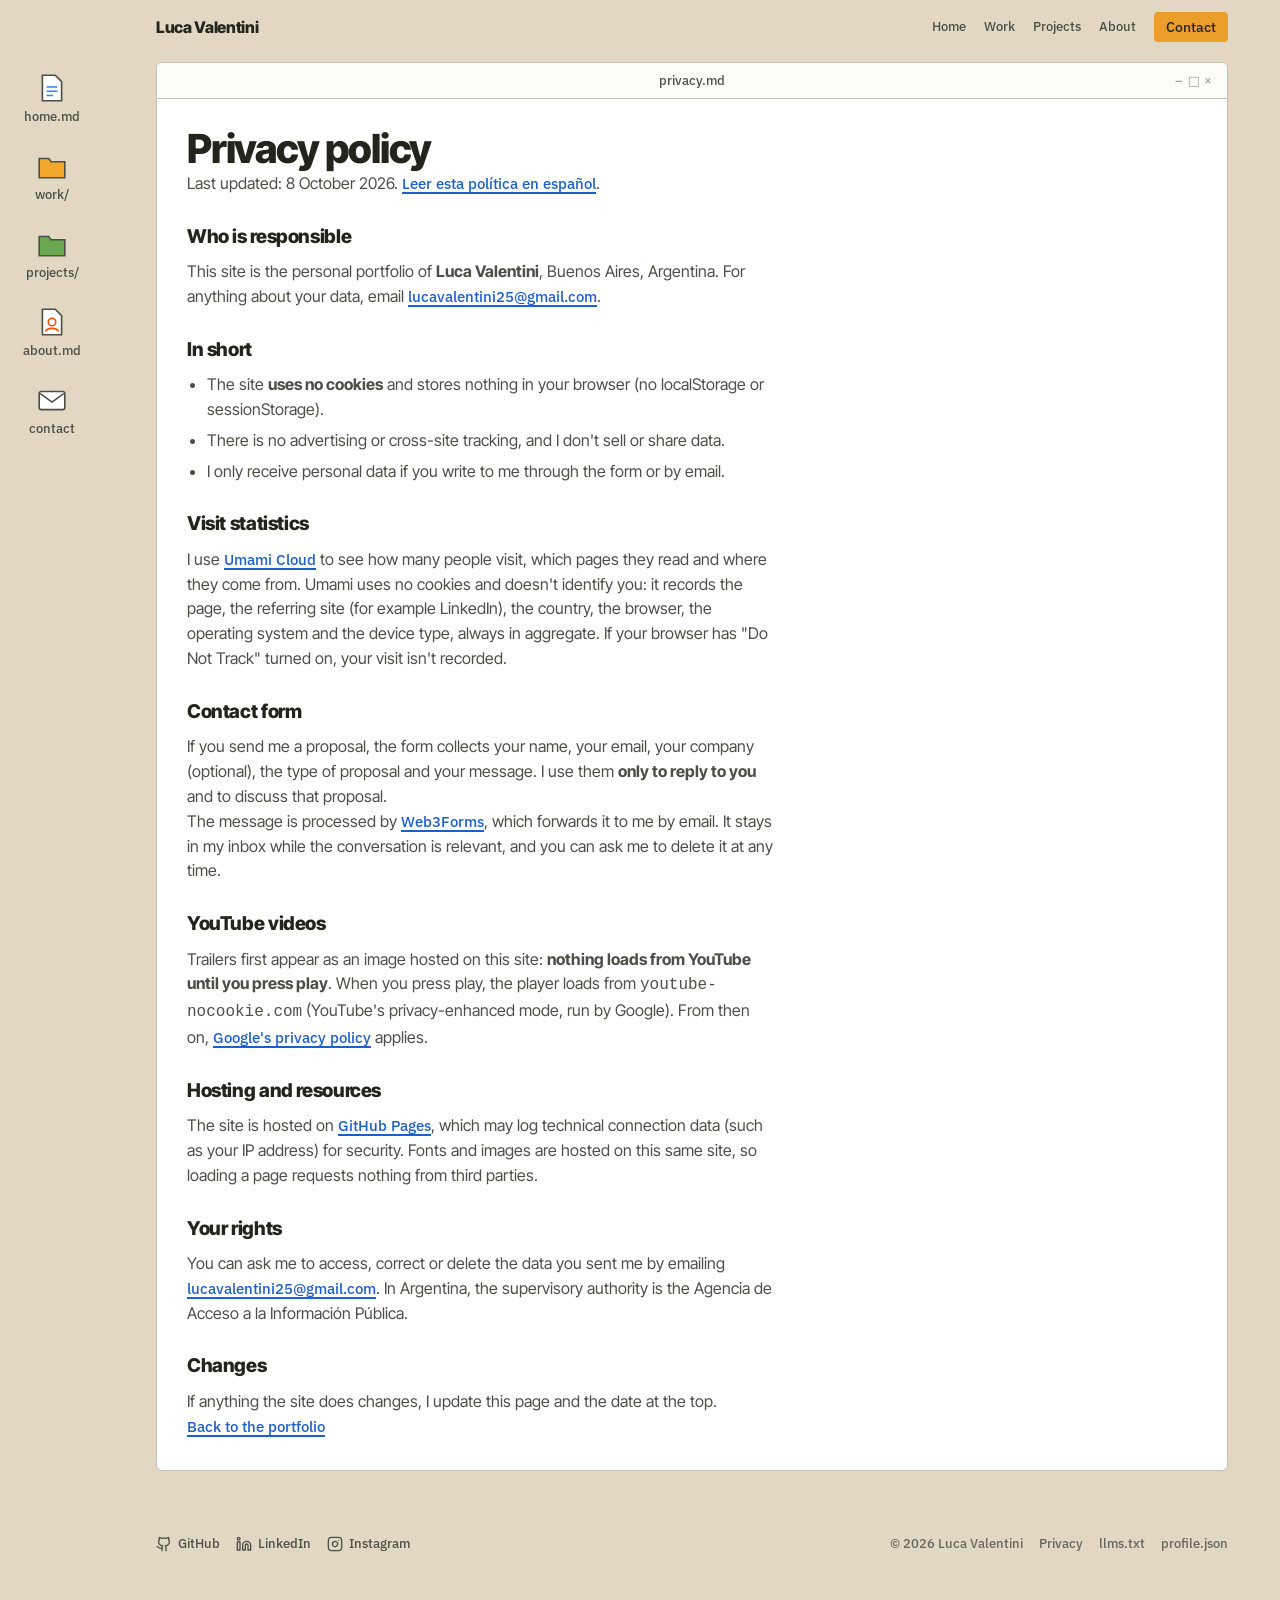
<file: privacy.html>
<!doctype html>
<html lang="en">
<head>
  <meta charset="utf-8">
  <meta name="viewport" content="width=device-width, initial-scale=1">
  <title>Privacy policy · Luca Valentini</title>
  <meta name="description" content="What data this site handles, why and with whom: cookie-free analytics, a contact form, and YouTube videos that load only when you press play.">
  <link rel="canonical" href="https://lucavalentini.dev/privacy.html">
  <link rel="alternate" hreflang="en" href="https://lucavalentini.dev/privacy.html">
  <link rel="alternate" hreflang="es" href="https://lucavalentini.dev/es/privacy.html">
  <link rel="alternate" hreflang="x-default" href="https://lucavalentini.dev/privacy.html">
  <meta property="og:type" content="website">
  <meta property="og:site_name" content="Luca Valentini">
  <meta property="og:title" content="Privacy policy · Luca Valentini">
  <meta property="og:description" content="What data this site handles, why and with whom: cookie-free analytics, a contact form, and YouTube videos that load only when you press play.">
  <meta property="og:url" content="https://lucavalentini.dev/privacy.html">
  <meta property="og:image" content="https://lucavalentini.dev/assets/og.png">
  <meta property="og:image:width" content="1200">
  <meta property="og:image:height" content="630">
  <meta property="og:image:alt" content="Luca Valentini, Senior Unity Developer">
  <meta name="twitter:card" content="summary_large_image">
  <meta name="theme-color" content="#e1d7c2">
  <link rel="icon" href="favicon.svg" type="image/svg+xml">
  <link rel="alternate" type="text/markdown" href="llms.txt" title="Profile for LLMs (llms.txt)">
  <link rel="alternate" type="application/json" href="profile.json" title="Profile as JSON Resume">
  <!-- Fuentes alojadas en el sitio (assets/fonts, SIL OFL 1.1): ninguna petición a terceros al cargar. -->
  <link rel="preload" href="assets/fonts/inter-tight-latin.woff2" as="font" type="font/woff2" crossorigin>
  <link rel="stylesheet" href="assets/fonts/fonts.css">
  <link rel="stylesheet" href="styles.css">
  <script defer src="analytics.js"></script>
  <script defer src="main.js"></script>
</head>
<body>
  <a class="skip" href="#main">Skip to content</a>
  <nav class="files" aria-label="Pages as files">
    <a href="index.html"><svg viewBox="0 0 30 30" aria-hidden="true"><path d="M6 3h12l6 6v18H6z" fill="#fff" stroke="#4d4f46" stroke-width="1.5"/><path d="M10 14h10M10 18h10M10 22h6" stroke="#2f80fa" stroke-width="1.5"/></svg>home.md</a>
    <a href="work.html"><svg viewBox="0 0 30 30" aria-hidden="true"><path d="M3 8h9l2 3h13v15H3z" fill="#f1a82c" stroke="#4d4f46" stroke-width="1.5"/></svg>work/</a>
    <a href="projects.html"><svg viewBox="0 0 30 30" aria-hidden="true"><path d="M3 8h9l2 3h13v15H3z" fill="#6aa84f" stroke="#4d4f46" stroke-width="1.5"/></svg>projects/</a>
    <a href="about.html"><svg viewBox="0 0 30 30" aria-hidden="true"><path d="M6 3h12l6 6v18H6z" fill="#fff" stroke="#4d4f46" stroke-width="1.5"/><circle cx="15" cy="15" r="3.5" fill="none" stroke="#f54e00" stroke-width="1.5"/><path d="M9 24c1-4 11-4 12 0" fill="none" stroke="#f54e00" stroke-width="1.5"/></svg>about.md</a>
    <a href="contact.html"><svg viewBox="0 0 30 30" aria-hidden="true"><rect x="3" y="7" width="24" height="17" rx="2" fill="#fff" stroke="#4d4f46" stroke-width="1.5"/><path d="M4 9l11 8 11-8" fill="none" stroke="#4d4f46" stroke-width="1.5"/></svg>contact</a>
  </nav>
  <header class="nav">
    <div class="wrap nav__inner">
      <a class="nav__brand" href="index.html">Luca Valentini</a>
      <nav class="nav__links" aria-label="Main"><a href="index.html">Home</a><a href="work.html">Work</a><a href="projects.html">Projects</a><a href="about.html">About</a><a class="nav__cta" href="contact.html">Contact</a></nav>
    </div>
  </header>

  <main id="main">
  <!-- ============================================================
       REVISAR TODO ESTE TEXTO. Describe lo que el sitio hace hoy: Umami
       (sin cookies), Web3Forms (formulario), YouTube en modo de privacidad
       mejorada que carga recién al tocar play, fuentes alojadas en el sitio
       y hosting en GitHub Pages. Si agregás o cambiás un servicio,
       actualizá esta página Y es/privacy.html. No es asesoramiento legal.
       ============================================================ -->
  <section class="pagehero">
    <div class="wrap">
      <div class="win">
        <div class="tb">privacy.md</div>
        <div class="win__body legal">
          <h1 class="pagehero__title">Privacy policy</h1>
          <p>Last updated: <time datetime="2026-10-08">8 October 2026</time>. <a href="es/privacy.html" hreflang="es" lang="es">Leer esta política en español</a>.</p>

          <h2>Who is responsible</h2>
          <!-- COMPLETAR/REVISAR: nombre y email del responsable -->
          <p>This site is the personal portfolio of <strong>Luca Valentini</strong>, Buenos Aires, Argentina. For anything about your data, email <a href="mailto:lucavalentini25@gmail.com">lucavalentini25@gmail.com</a>.</p>

          <h2>In short</h2>
          <ul>
            <li>The site <strong>uses no cookies</strong> and stores nothing in your browser (no localStorage or sessionStorage).</li>
            <li>There is no advertising or cross-site tracking, and I don't sell or share data.</li>
            <li>I only receive personal data if you write to me through the form or by email.</li>
          </ul>

          <h2>Visit statistics</h2>
          <p>I use <a href="https://umami.is/privacy">Umami Cloud</a> to see how many people visit, which pages they read and where they come from. Umami uses no cookies and doesn't identify you: it records the page, the referring site (for example LinkedIn), the country, the browser, the operating system and the device type, always in aggregate. If your browser has "Do Not Track" turned on, your visit isn't recorded.</p>
          <!-- REVISAR: confirmar en la política vigente de Umami cómo trata la IP (según su documentación no la almacena). -->

          <h2>Contact form</h2>
          <p>If you send me a proposal, the form collects your name, your email, your company (optional), the type of proposal and your message. I use them <strong>only to reply to you</strong> and to discuss that proposal.</p>
          <p>The message is processed by <a href="https://web3forms.com/privacy">Web3Forms</a>, which forwards it to me by email. It stays in my inbox while the conversation is relevant, and you can ask me to delete it at any time.</p>
          <!-- REVISAR: si cambiás de proveedor (por ejemplo Formspree), actualizar el nombre y el link. -->

          <h2>YouTube videos</h2>
          <p>Trailers first appear as an image hosted on this site: <strong>nothing loads from YouTube until you press play</strong>. When you press play, the player loads from <code>youtube-nocookie.com</code> (YouTube's privacy-enhanced mode, run by Google). From then on, <a href="https://policies.google.com/privacy">Google's privacy policy</a> applies.</p>

          <h2>Hosting and resources</h2>
          <p>The site is hosted on <a href="https://docs.github.com/en/site-policy/privacy-policies/github-general-privacy-statement">GitHub Pages</a>, which may log technical connection data (such as your IP address) for security. Fonts and images are hosted on this same site, so loading a page requests nothing from third parties.</p>

          <h2>Your rights</h2>
          <p>You can ask me to access, correct or delete the data you sent me by emailing <a href="mailto:lucavalentini25@gmail.com">lucavalentini25@gmail.com</a>. In Argentina, the supervisory authority is the Agencia de Acceso a la Información Pública.</p>
          <!-- REVISAR: si recibís contactos frecuentes desde la UE, considerar mencionar el RGPD (GDPR) de forma explícita. -->

          <h2>Changes</h2>
          <p>If anything the site does changes, I update this page and the date at the top.</p>

          <p><a href="index.html">Back to the portfolio</a></p>
        </div>
      </div>
    </div>
  </section>
  </main>

  <footer class="footer">
    <div class="wrap footer__inner">
      <!-- Íconos: Lucide (ISC), ver assets/icons/LICENSE-lucide.txt -->
        <nav class="footer__social" aria-label="Social profiles">
          <a href="https://github.com/LucaValentini25" target="_blank" rel="noopener"><svg viewBox="0 0 24 24" aria-hidden="true"><path d="M15 22v-4a4.8 4.8 0 0 0-1-3.5c3 0 6-2 6-5.5.08-1.25-.27-2.48-1-3.5.28-1.15.28-2.35 0-3.5 0 0-1 0-3 1.5-2.64-.5-5.36-.5-8 0C6 2 5 2 5 2c-.3 1.15-.3 2.35 0 3.5A5.403 5.403 0 0 0 4 9c0 3.5 3 5.5 6 5.5-.39.49-.68 1.05-.85 1.65-.17.6-.22 1.23-.15 1.85v4"/><path d="M9 18c-4.51 2-5-2-7-2"/></svg><span>GitHub</span><span class="sr-only"> (opens in a new tab)</span></a>
          <a href="https://www.linkedin.com/in/lucavalentinidev" target="_blank" rel="noopener"><svg viewBox="0 0 24 24" aria-hidden="true"><path d="M16 8a6 6 0 0 1 6 6v7h-4v-7a2 2 0 0 0-2-2 2 2 0 0 0-2 2v7h-4v-7a6 6 0 0 1 6-6z"/><rect width="4" height="12" x="2" y="9"/><circle cx="4" cy="4" r="2"/></svg><span>LinkedIn</span><span class="sr-only"> (opens in a new tab)</span></a>
          <a href="https://www.instagram.com/clastergamedev/" target="_blank" rel="noopener"><svg viewBox="0 0 24 24" aria-hidden="true"><rect width="20" height="20" x="2" y="2" rx="5" ry="5"/><path d="M16 11.37A4 4 0 1 1 12.63 8 4 4 0 0 1 16 11.37z"/><line x1="17.5" x2="17.51" y1="6.5" y2="6.5"/></svg><span>Instagram</span><span class="sr-only"> (opens in a new tab)</span></a>
        </nav>
      <div class="footer__legal">
        <span class="footer__copy">&copy; <span id="year">2026</span> Luca Valentini</span>
        <nav class="footer__links" aria-label="Legal and data">
        <a href="privacy.html">Privacy</a>
        <a href="llms.txt">llms.txt</a>
        <a href="profile.json">profile.json</a>
      </nav>
      </div>
    </div>
  </footer>
</body>
</html>
</file>
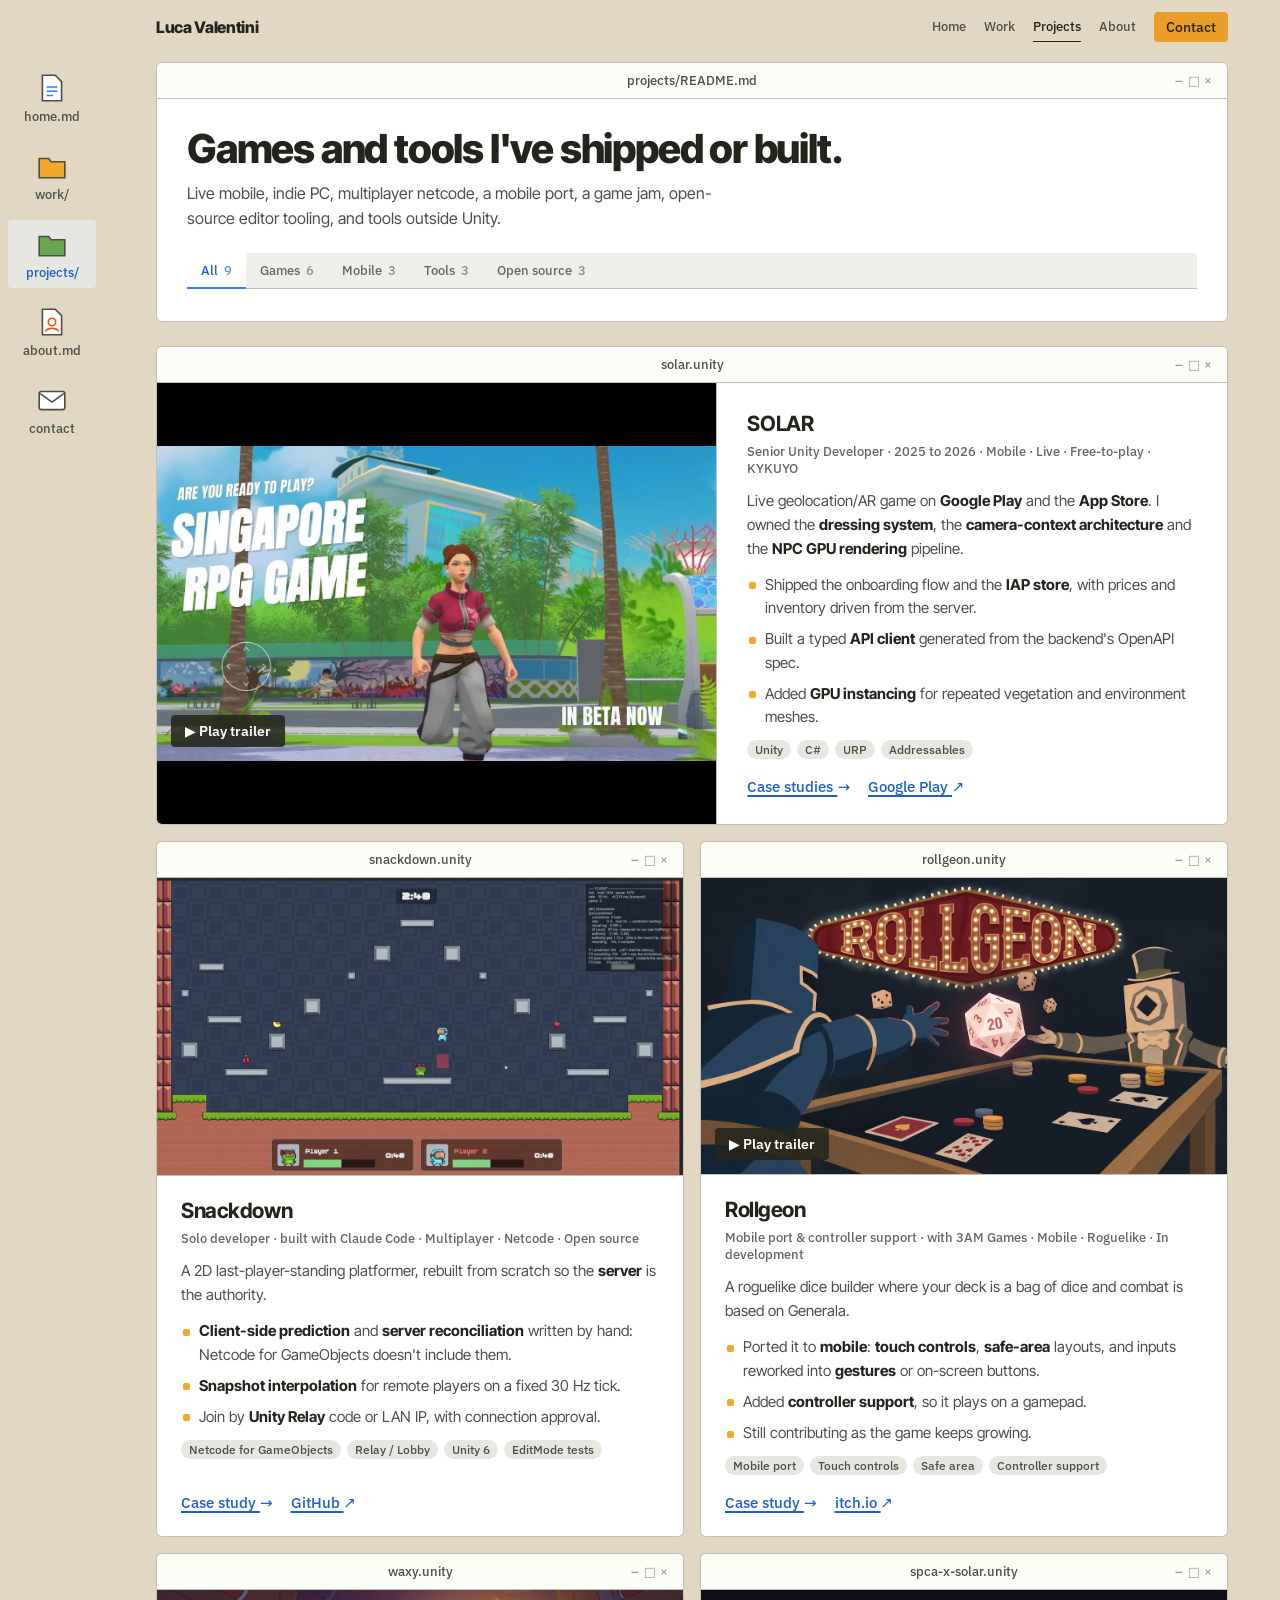
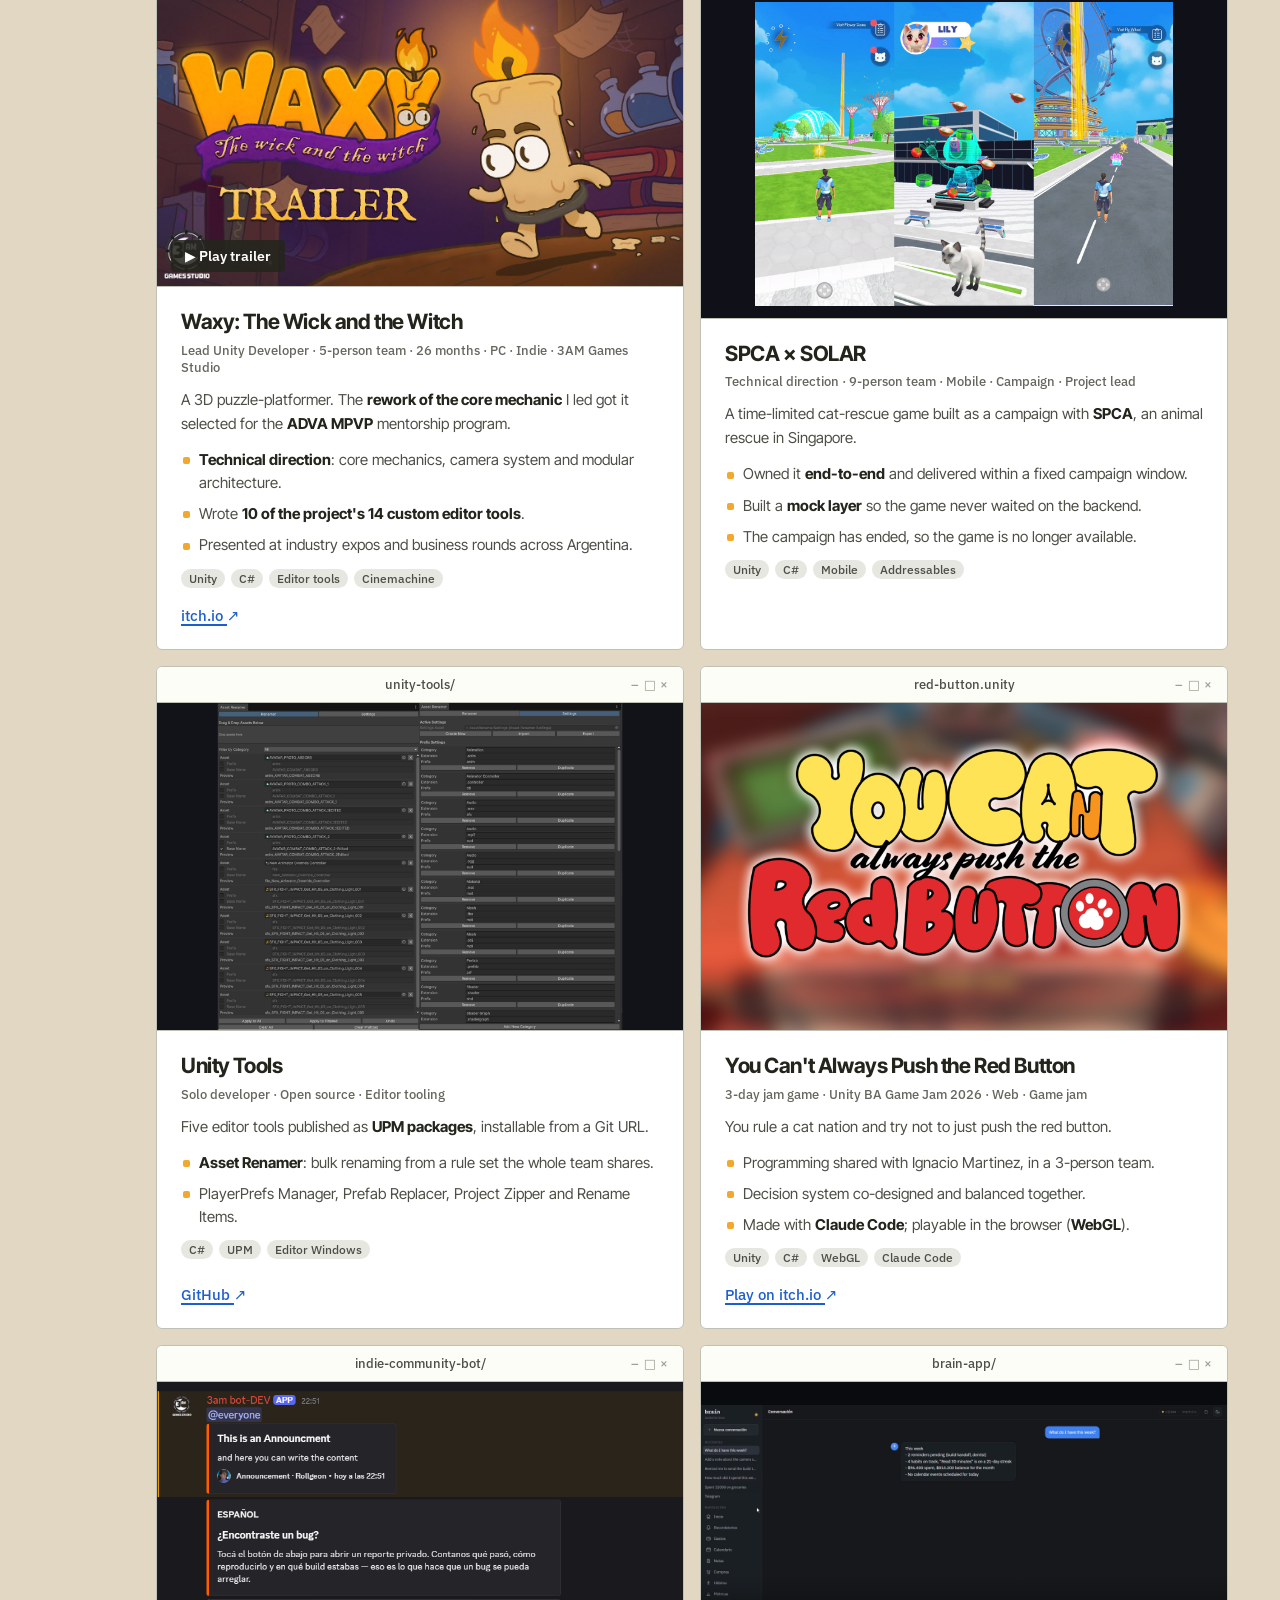
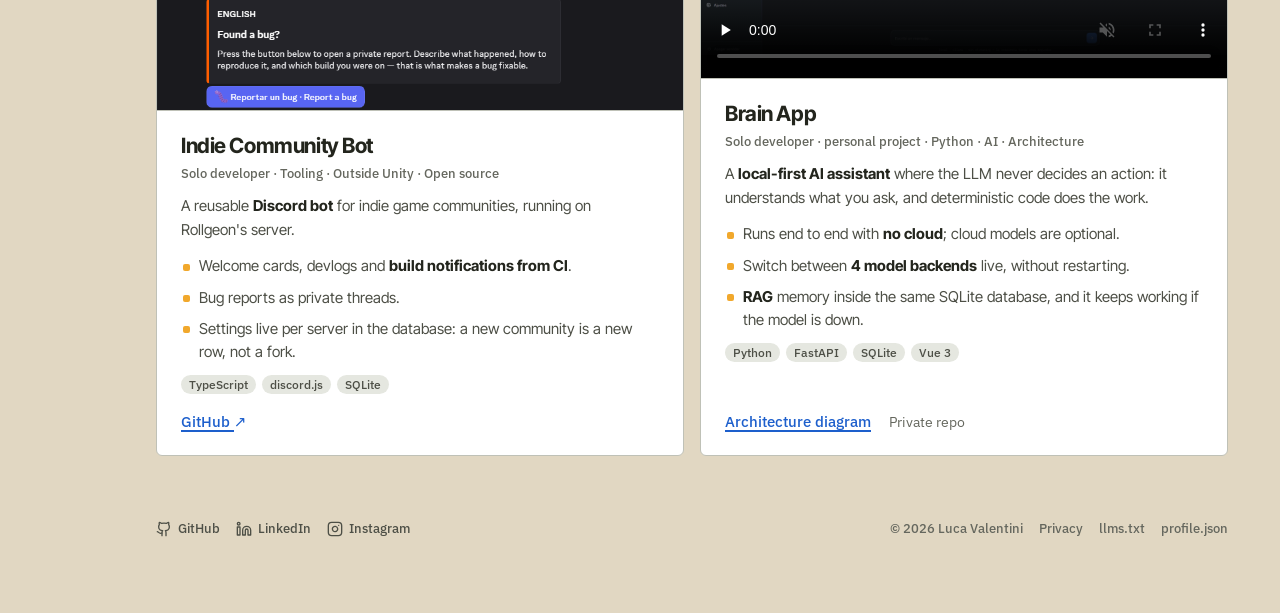
<file: projects.html>
<!doctype html>
<html lang="en">
<head>
  <meta charset="utf-8">
  <meta name="viewport" content="width=device-width, initial-scale=1">
  <title>Projects · Luca Valentini</title>
  <meta name="description" content="SOLAR, Waxy, Snackdown, Rollgeon, SPCA x SOLAR, Unity Tools, a game jam entry, a Discord bot and Brain App.">
  <link rel="canonical" href="https://lucavalentini.dev/projects.html">
  <meta property="og:type" content="website">
  <meta property="og:site_name" content="Luca Valentini">
  <meta property="og:title" content="Projects · Luca Valentini">
  <meta property="og:description" content="SOLAR, Waxy, Snackdown, Rollgeon, SPCA x SOLAR, Unity Tools, a game jam entry, a Discord bot and Brain App.">
  <meta property="og:url" content="https://lucavalentini.dev/projects.html">
  <meta property="og:image" content="https://lucavalentini.dev/assets/og.png">
  <meta property="og:image:width" content="1200">
  <meta property="og:image:height" content="630">
  <meta property="og:image:alt" content="Luca Valentini, Senior Unity Developer">
  <meta name="twitter:card" content="summary_large_image">
  <meta name="theme-color" content="#e1d7c2">
  <link rel="icon" href="favicon.svg" type="image/svg+xml">
  <link rel="alternate" type="text/markdown" href="llms.txt" title="Profile for LLMs (llms.txt)">
  <link rel="alternate" type="application/json" href="profile.json" title="Profile as JSON Resume">
  <!-- Fuentes alojadas en el sitio (assets/fonts, SIL OFL 1.1): ninguna petición a terceros al cargar. -->
  <link rel="preload" href="assets/fonts/inter-tight-latin.woff2" as="font" type="font/woff2" crossorigin>
  <link rel="stylesheet" href="assets/fonts/fonts.css">
  <link rel="stylesheet" href="styles.css">
  <script defer src="analytics.js"></script>
  <script defer src="main.js"></script>
</head>
<body>
  <a class="skip" href="#main">Skip to content</a>
  <nav class="files" aria-label="Pages as files">
    <a href="index.html"><svg viewBox="0 0 30 30" aria-hidden="true"><path d="M6 3h12l6 6v18H6z" fill="#fff" stroke="#4d4f46" stroke-width="1.5"/><path d="M10 14h10M10 18h10M10 22h6" stroke="#2f80fa" stroke-width="1.5"/></svg>home.md</a>
    <a href="work.html"><svg viewBox="0 0 30 30" aria-hidden="true"><path d="M3 8h9l2 3h13v15H3z" fill="#f1a82c" stroke="#4d4f46" stroke-width="1.5"/></svg>work/</a>
    <a href="projects.html"><svg viewBox="0 0 30 30" aria-hidden="true"><path d="M3 8h9l2 3h13v15H3z" fill="#6aa84f" stroke="#4d4f46" stroke-width="1.5"/></svg>projects/</a>
    <a href="about.html"><svg viewBox="0 0 30 30" aria-hidden="true"><path d="M6 3h12l6 6v18H6z" fill="#fff" stroke="#4d4f46" stroke-width="1.5"/><circle cx="15" cy="15" r="3.5" fill="none" stroke="#f54e00" stroke-width="1.5"/><path d="M9 24c1-4 11-4 12 0" fill="none" stroke="#f54e00" stroke-width="1.5"/></svg>about.md</a>
    <a href="contact.html"><svg viewBox="0 0 30 30" aria-hidden="true"><rect x="3" y="7" width="24" height="17" rx="2" fill="#fff" stroke="#4d4f46" stroke-width="1.5"/><path d="M4 9l11 8 11-8" fill="none" stroke="#4d4f46" stroke-width="1.5"/></svg>contact</a>
  </nav>
  <header class="nav">
    <div class="wrap nav__inner">
      <a class="nav__brand" href="index.html">Luca Valentini</a>
      <nav class="nav__links" aria-label="Main"><a href="index.html">Home</a><a href="work.html">Work</a><a href="projects.html">Projects</a><a href="about.html">About</a><a class="nav__cta" href="contact.html">Contact</a></nav>
    </div>
  </header>

  <main id="main">
  <section class="pagehero">
    <div class="wrap">
      <div class="win">
        <div class="tb">projects/README.md</div>
        <div class="win__body">
          <h1 class="pagehero__title">Games and tools I've shipped or built.</h1>
          <p class="pagehero__lead">Live mobile, indie PC, multiplayer netcode, a mobile port, a game jam, open-source editor tooling, and tools outside Unity.</p>
          <!-- Filtros: sin JS no se muestran y se ven todos los proyectos. main.js los activa. -->
          <div class="filters" role="group" aria-label="Filter projects" hidden>
            <button type="button" data-filter="all" aria-pressed="true">All <span class="count"></span></button>
            <button type="button" data-filter="games" aria-pressed="false">Games <span class="count"></span></button>
            <button type="button" data-filter="mobile" aria-pressed="false">Mobile <span class="count"></span></button>
            <button type="button" data-filter="tools" aria-pressed="false">Tools <span class="count"></span></button>
            <button type="button" data-filter="opensource" aria-pressed="false">Open source <span class="count"></span></button>
          </div>
          <p class="sr-only" id="filter-status" role="status" aria-live="polite"></p>
        </div>
      </div>
    </div>
  </section>

  <section class="section">
    <div class="wrap">
      <h2 class="sr-only">All projects</h2>
      <div class="grid2 projects">

        <article class="card card--project card--wide win" id="solar" data-tags="games mobile">
          <div class="tb">solar.unity</div>
          <div class="card__media card__media--yt">
            <a class="yt" href="https://www.youtube.com/watch?v=amg94xwi4qA" data-yt="amg94xwi4qA" data-title="SOLAR gameplay trailer" aria-label="Play video: SOLAR gameplay trailer (loads YouTube)"><img src="assets/projects/solar-yt.jpg" alt="" width="1280" height="720" loading="lazy"><span class="yt__play" aria-hidden="true">&#9654; Play trailer</span></a>
          </div>
          <div class="card__body">
            <h3>SOLAR</h3>
            <p class="role">Senior Unity Developer · 2025 to 2026 · Mobile · Live · Free-to-play · KYKUYO</p>
            <p>Live geolocation/AR game on <strong>Google Play</strong> and the <strong>App Store</strong>. I owned the <strong>dressing system</strong>, the <strong>camera-context architecture</strong> and the <strong>NPC GPU rendering</strong> pipeline.</p>
            <ul class="facts">
              <li>Shipped the onboarding flow and the <strong>IAP store</strong>, with prices and inventory driven from the server.</li>
              <li>Built a typed <strong>API client</strong> generated from the backend's OpenAPI spec.</li>
              <li>Added <strong>GPU instancing</strong> for repeated vegetation and environment meshes.</li>
            </ul>
            <ul class="chips"><li>Unity</li><li>C#</li><li>URP</li><li>Addressables</li></ul>
            <div class="links"><a class="link" href="work.html#dressing">Case studies <span class="arr" aria-hidden="true">→</span></a><a class="link" href="https://play.google.com/store/apps/details?id=com.kykuyo.solar">Google Play <span class="arr arr--out" aria-hidden="true">↗</span></a></div>
          </div>
        </article>

        <article class="card card--project win" id="snackdown" data-tags="games opensource">
          <div class="tb">snackdown.unity</div>
          <div class="card__media card__media--video"><video src="assets/projects/snackdown-gameplay.mp4" poster="assets/projects/snackdown-gameplay.jpg" autoplay muted loop playsinline aria-label="Snackdown gameplay: two players online, with the netcode debug panel"></video></div>
          <div class="card__body">
            <h3>Snackdown</h3>
            <p class="role">Solo developer · built with Claude Code · Multiplayer · Netcode · Open source</p>
            <p>A 2D last-player-standing platformer, rebuilt from scratch so the <strong>server</strong> is the authority.</p>
            <ul class="facts">
              <li><strong>Client-side prediction</strong> and <strong>server reconciliation</strong> written by hand: Netcode for GameObjects doesn't include them.</li>
              <li><strong>Snapshot interpolation</strong> for remote players on a fixed 30 Hz tick.</li>
              <li>Join by <strong>Unity Relay</strong> code or LAN IP, with connection approval.</li>
            </ul>
            <ul class="chips"><li>Netcode for GameObjects</li><li>Relay / Lobby</li><li>Unity 6</li><li>EditMode tests</li></ul>
            <div class="links"><a class="link" href="work.html#snackdown">Case study <span class="arr" aria-hidden="true">→</span></a><a class="link" href="https://github.com/LucaValentini25/Snackdown">GitHub <span class="arr arr--out" aria-hidden="true">↗</span></a></div>
          </div>
        </article>

        <article class="card card--project win" id="rollgeon" data-tags="games mobile">
          <div class="tb">rollgeon.unity</div>
          <div class="card__media card__media--yt">
            <a class="yt" href="https://www.youtube.com/watch?v=tV2u1QosCds" data-yt="tV2u1QosCds" data-title="Rollgeon reveal trailer" aria-label="Play video: Rollgeon reveal trailer (loads YouTube)"><img src="assets/projects/rollgeon-yt.jpg" alt="" width="1280" height="720" loading="lazy"><span class="yt__play" aria-hidden="true">&#9654; Play trailer</span></a>
          </div>
          <div class="card__body">
            <h3>Rollgeon</h3>
            <p class="role">Mobile port &amp; controller support · with 3AM Games · Mobile · Roguelike · In development</p>
            <p>A roguelike dice builder where your deck is a bag of dice and combat is based on Generala.</p>
            <ul class="facts">
              <li>Ported it to <strong>mobile</strong>: <strong>touch controls</strong>, <strong>safe-area</strong> layouts, and inputs reworked into <strong>gestures</strong> or on-screen buttons.</li>
              <li>Added <strong>controller support</strong>, so it plays on a gamepad.</li>
              <li>Still contributing as the game keeps growing.</li>
            </ul>
            <ul class="chips"><li>Mobile port</li><li>Touch controls</li><li>Safe area</li><li>Controller support</li></ul>
            <div class="links"><a class="link" href="work.html#rollgeon-port">Case study <span class="arr" aria-hidden="true">→</span></a><a class="link" href="https://3amgamesstudio.itch.io/rollgeon">itch.io <span class="arr arr--out" aria-hidden="true">↗</span></a></div>
          </div>
        </article>

        <article class="card card--project win" id="waxy" data-tags="games">
          <div class="tb">waxy.unity</div>
          <div class="card__media card__media--yt">
            <a class="yt" href="https://www.youtube.com/watch?v=Ym1u3FD-qyw" data-yt="Ym1u3FD-qyw" data-title="Waxy: The Wick and the Witch, official trailer" aria-label="Play video: Waxy: The Wick and the Witch, official trailer (loads YouTube)"><img src="assets/projects/waxy-yt.jpg" alt="" width="1280" height="720" loading="lazy"><span class="yt__play" aria-hidden="true">&#9654; Play trailer</span></a>
          </div>
          <div class="card__body">
            <h3>Waxy: The Wick and the Witch</h3>
            <p class="role">Lead Unity Developer · 5-person team · 26 months · PC · Indie · 3AM Games Studio</p>
            <p>A 3D puzzle-platformer. The <strong>rework of the core mechanic</strong> I led got it selected for the <strong>ADVA MPVP</strong> mentorship program.</p>
            <ul class="facts">
              <li><strong>Technical direction</strong>: core mechanics, camera system and modular architecture.</li>
              <li>Wrote <strong>10 of the project's 14 custom editor tools</strong>.</li>
              <li>Presented at industry expos and business rounds across Argentina.</li>
            </ul>
            <ul class="chips"><li>Unity</li><li>C#</li><li>Editor tools</li><li>Cinemachine</li></ul>
            <div class="links"><a class="link" href="https://3amgamesstudio.itch.io/waxy-the-wick-and-the-witch">itch.io <span class="arr arr--out" aria-hidden="true">↗</span></a></div>
          </div>
        </article>

        <article class="card card--project win" id="spca" data-tags="games mobile">
          <div class="tb">spca-x-solar.unity</div>
          <div class="card__media"><a class="zoom" href="assets/projects/spca-cover.png"><img src="assets/projects/spca-cover.png" alt="SPCA × SOLAR" loading="lazy"></a></div>
          <div class="card__body">
            <h3>SPCA × SOLAR</h3>
            <p class="role">Technical direction · 9-person team · Mobile · Campaign · Project lead</p>
            <p>A time-limited cat-rescue game built as a campaign with <strong>SPCA</strong>, an animal rescue in Singapore.</p>
            <ul class="facts">
              <li>Owned it <strong>end-to-end</strong> and delivered within a fixed campaign window.</li>
              <li>Built a <strong>mock layer</strong> so the game never waited on the backend.</li>
              <li>The campaign has ended, so the game is no longer available.</li>
            </ul>
            <ul class="chips"><li>Unity</li><li>C#</li><li>Mobile</li><li>Addressables</li></ul>
          </div>
        </article>

        <article class="card card--project win" id="unity-tools" data-tags="tools opensource">
          <div class="tb">unity-tools/</div>
          <div class="card__media"><a class="zoom" href="assets/projects/unity-tools.png"><img src="assets/projects/unity-tools.png" alt="Asset Renamer settings window" loading="lazy"></a></div>
          <div class="card__body">
            <h3>Unity Tools</h3>
            <p class="role">Solo developer · Open source · Editor tooling</p>
            <p>Five editor tools published as <strong>UPM packages</strong>, installable from a Git URL.</p>
            <ul class="facts">
              <li><strong>Asset Renamer</strong>: bulk renaming from a rule set the whole team shares.</li>
              <li>PlayerPrefs Manager, Prefab Replacer, Project Zipper and Rename Items.</li>
            </ul>
            <ul class="chips"><li>C#</li><li>UPM</li><li>Editor Windows</li></ul>
            <div class="links"><a class="link" href="https://github.com/LucaValentini25/Unity-Tools">GitHub <span class="arr arr--out" aria-hidden="true">↗</span></a></div>
          </div>
        </article>

        <article class="card card--project win" id="redbutton" data-tags="games">
          <div class="tb">red-button.unity</div>
          <div class="card__media"><a class="zoom" href="assets/projects/redbutton-cover.png"><img src="assets/projects/redbutton-cover.png" alt="You Can't Always Push the Red Button" loading="lazy"></a></div>
          <div class="card__body">
            <h3>You Can't Always Push the Red Button</h3>
            <p class="role">3-day jam game · Unity BA Game Jam 2026 · Web · Game jam</p>
            <p>You rule a cat nation and try not to just push the red button.</p>
            <ul class="facts">
              <li>Programming shared with Ignacio Martinez, in a 3-person team.</li>
              <li>Decision system co-designed and balanced together.</li>
              <li>Made with <strong>Claude Code</strong>; playable in the browser (<strong>WebGL</strong>).</li>
            </ul>
            <ul class="chips"><li>Unity</li><li>C#</li><li>WebGL</li><li>Claude Code</li></ul>
            <div class="links"><a class="link" href="https://zathmell.itch.io/you-cant-always-push-the-red-button">Play on itch.io <span class="arr arr--out" aria-hidden="true">↗</span></a></div>
          </div>
        </article>

        <article class="card card--project win" id="indie-bot" data-tags="tools opensource">
          <div class="tb">indie-community-bot/</div>
          <div class="card__media card__media--bot"><a class="zoom" href="assets/projects/indie-bot.png"><img src="assets/projects/indie-bot.png" alt="The bot in Discord: an announcement and a bilingual bug-report prompt with its button" loading="lazy"></a></div>
          <div class="card__body">
            <h3>Indie Community Bot</h3>
            <p class="role">Solo developer · Tooling · Outside Unity · Open source</p>
            <p>A reusable <strong>Discord bot</strong> for indie game communities, running on Rollgeon's server.</p>
            <ul class="facts">
              <li>Welcome cards, devlogs and <strong>build notifications from CI</strong>.</li>
              <li>Bug reports as private threads.</li>
              <li>Settings live per server in the database: a new community is a new row, not a fork.</li>
            </ul>
            <ul class="chips"><li>TypeScript</li><li>discord.js</li><li>SQLite</li></ul>
            <div class="links"><a class="link" href="https://github.com/LucaValentini25/indie-community-bot">GitHub <span class="arr arr--out" aria-hidden="true">↗</span></a></div>
          </div>
        </article>

        <article class="card card--project win" id="brain" data-tags="tools">
          <div class="tb">brain-app/</div>
          <div class="card__media card__media--video">
            <video src="assets/projects/brainapp-demo.mp4" poster="assets/projects/brainapp-demo.png" controls muted playsinline preload="none" aria-label="Brain App demo"></video>
          </div>
          <div class="card__body">
            <h3>Brain App</h3>
            <p class="role">Solo developer · personal project · Python · AI · Architecture</p>
            <p>A <strong>local-first AI assistant</strong> where the LLM never decides an action: it understands what you ask, and deterministic code does the work.</p>
            <ul class="facts">
              <li>Runs end to end with <strong>no cloud</strong>; cloud models are optional.</li>
              <li>Switch between <strong>4 model backends</strong> live, without restarting.</li>
              <li><strong>RAG</strong> memory inside the same SQLite database, and it keeps working if the model is down.</li>
            </ul>
            <ul class="chips"><li>Python</li><li>FastAPI</li><li>SQLite</li><li>Vue 3</li></ul>
            <div class="links"><a class="link zoom" href="assets/projects/brainapp-architecture.png">Architecture diagram</a><span class="muted">Private repo</span></div>
          </div>
        </article>

      </div>
    </div>
  </section>
  </main>

  <footer class="footer">
    <div class="wrap footer__inner">
      <!-- Íconos: Lucide (ISC), ver assets/icons/LICENSE-lucide.txt -->
        <nav class="footer__social" aria-label="Social profiles">
          <a href="https://github.com/LucaValentini25" target="_blank" rel="noopener"><svg viewBox="0 0 24 24" aria-hidden="true"><path d="M15 22v-4a4.8 4.8 0 0 0-1-3.5c3 0 6-2 6-5.5.08-1.25-.27-2.48-1-3.5.28-1.15.28-2.35 0-3.5 0 0-1 0-3 1.5-2.64-.5-5.36-.5-8 0C6 2 5 2 5 2c-.3 1.15-.3 2.35 0 3.5A5.403 5.403 0 0 0 4 9c0 3.5 3 5.5 6 5.5-.39.49-.68 1.05-.85 1.65-.17.6-.22 1.23-.15 1.85v4"/><path d="M9 18c-4.51 2-5-2-7-2"/></svg><span>GitHub</span><span class="sr-only"> (opens in a new tab)</span></a>
          <a href="https://www.linkedin.com/in/lucavalentinidev" target="_blank" rel="noopener"><svg viewBox="0 0 24 24" aria-hidden="true"><path d="M16 8a6 6 0 0 1 6 6v7h-4v-7a2 2 0 0 0-2-2 2 2 0 0 0-2 2v7h-4v-7a6 6 0 0 1 6-6z"/><rect width="4" height="12" x="2" y="9"/><circle cx="4" cy="4" r="2"/></svg><span>LinkedIn</span><span class="sr-only"> (opens in a new tab)</span></a>
          <a href="https://www.instagram.com/clastergamedev/" target="_blank" rel="noopener"><svg viewBox="0 0 24 24" aria-hidden="true"><rect width="20" height="20" x="2" y="2" rx="5" ry="5"/><path d="M16 11.37A4 4 0 1 1 12.63 8 4 4 0 0 1 16 11.37z"/><line x1="17.5" x2="17.51" y1="6.5" y2="6.5"/></svg><span>Instagram</span><span class="sr-only"> (opens in a new tab)</span></a>
        </nav>
      <div class="footer__legal">
        <span class="footer__copy">&copy; <span id="year">2026</span> Luca Valentini</span>
        <nav class="footer__links" aria-label="Legal and data">
        <a href="privacy.html">Privacy</a>
        <a href="llms.txt">llms.txt</a>
        <a href="profile.json">profile.json</a>
      </nav>
      </div>
    </div>
  </footer>
</body>
</html>
</file>
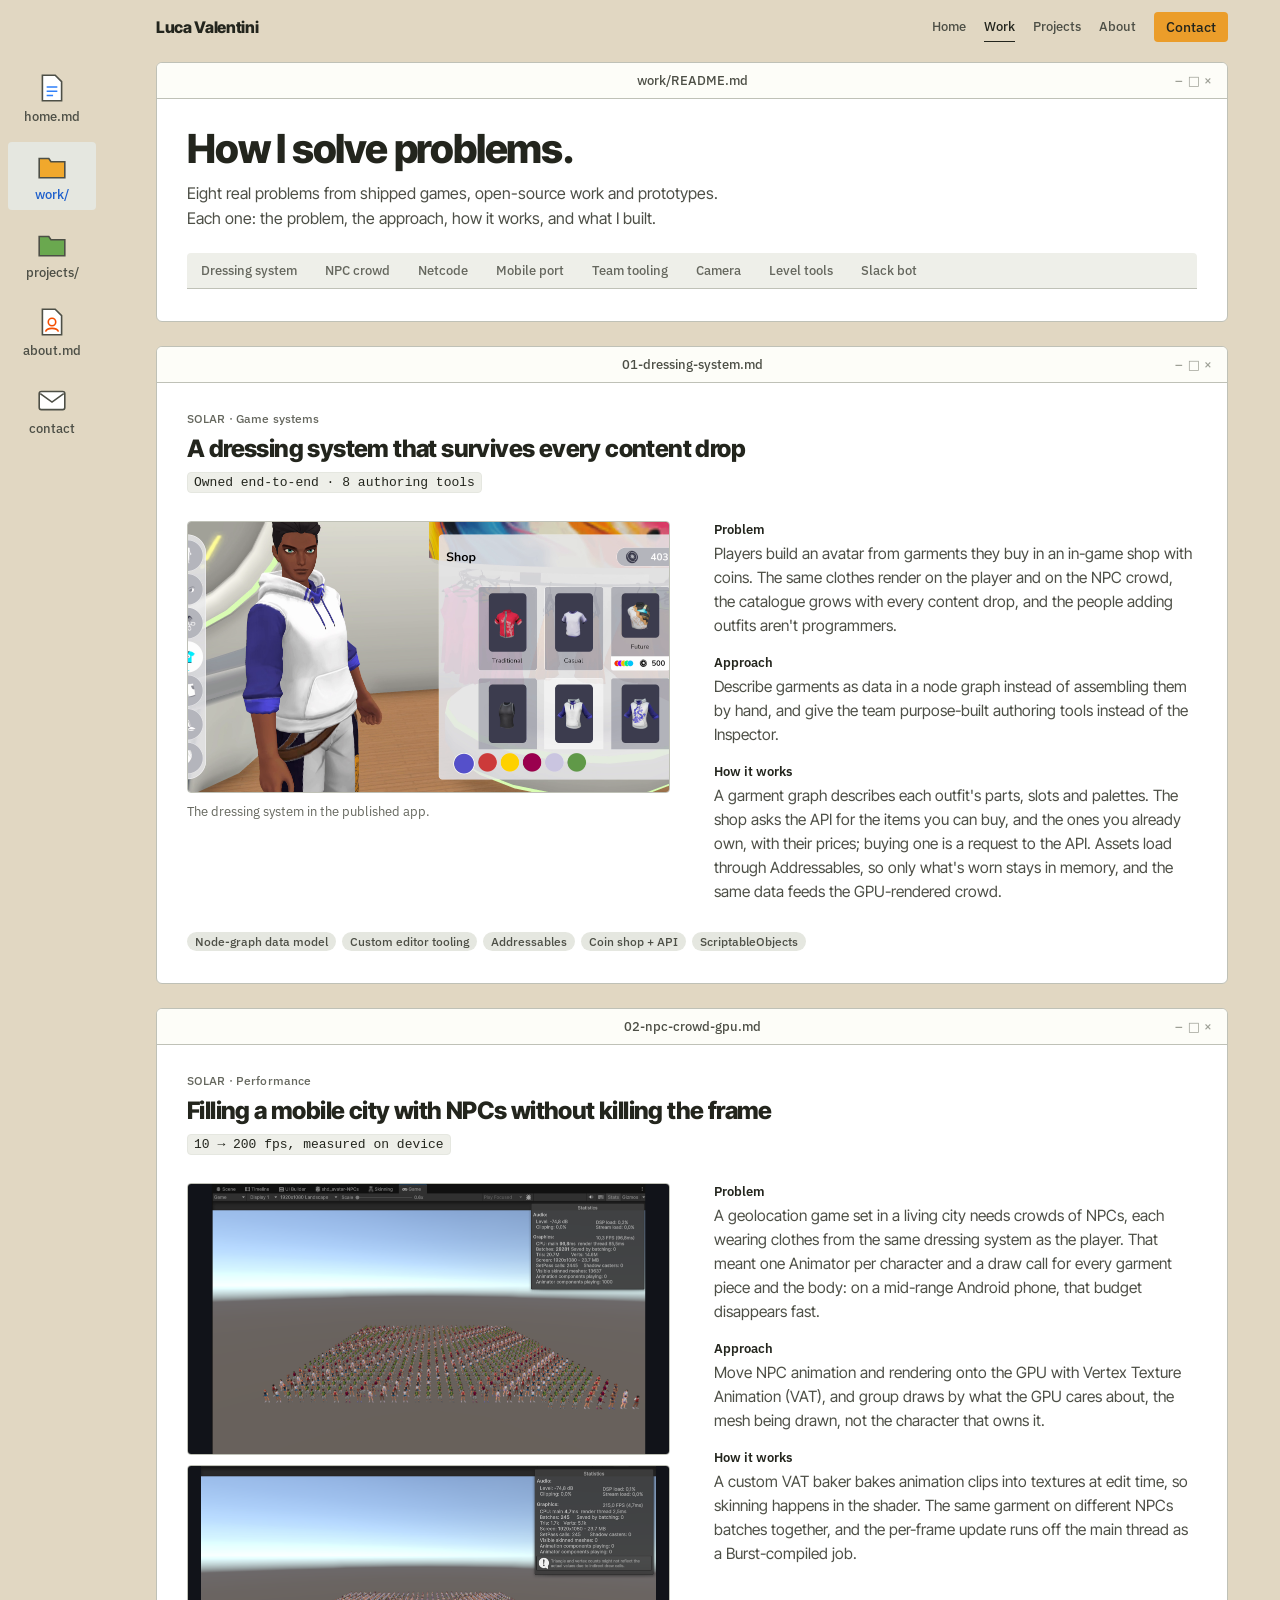
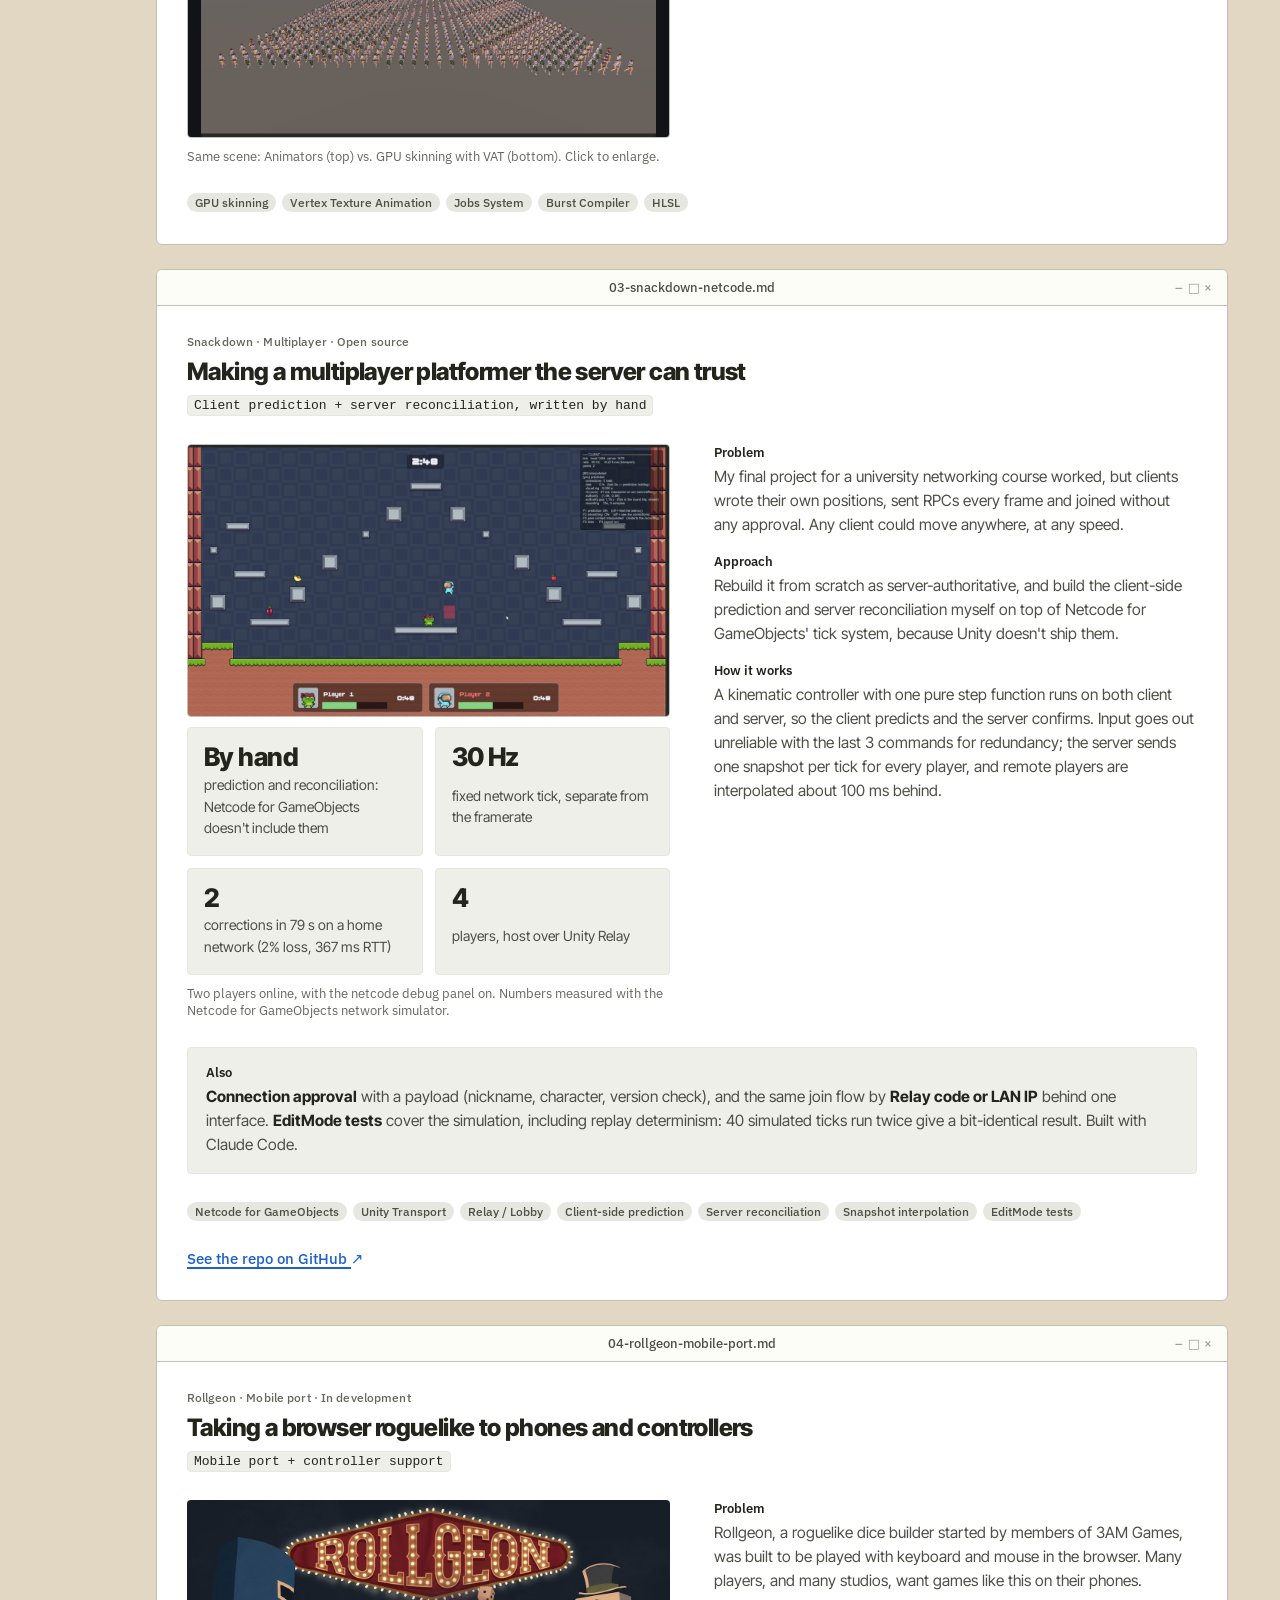
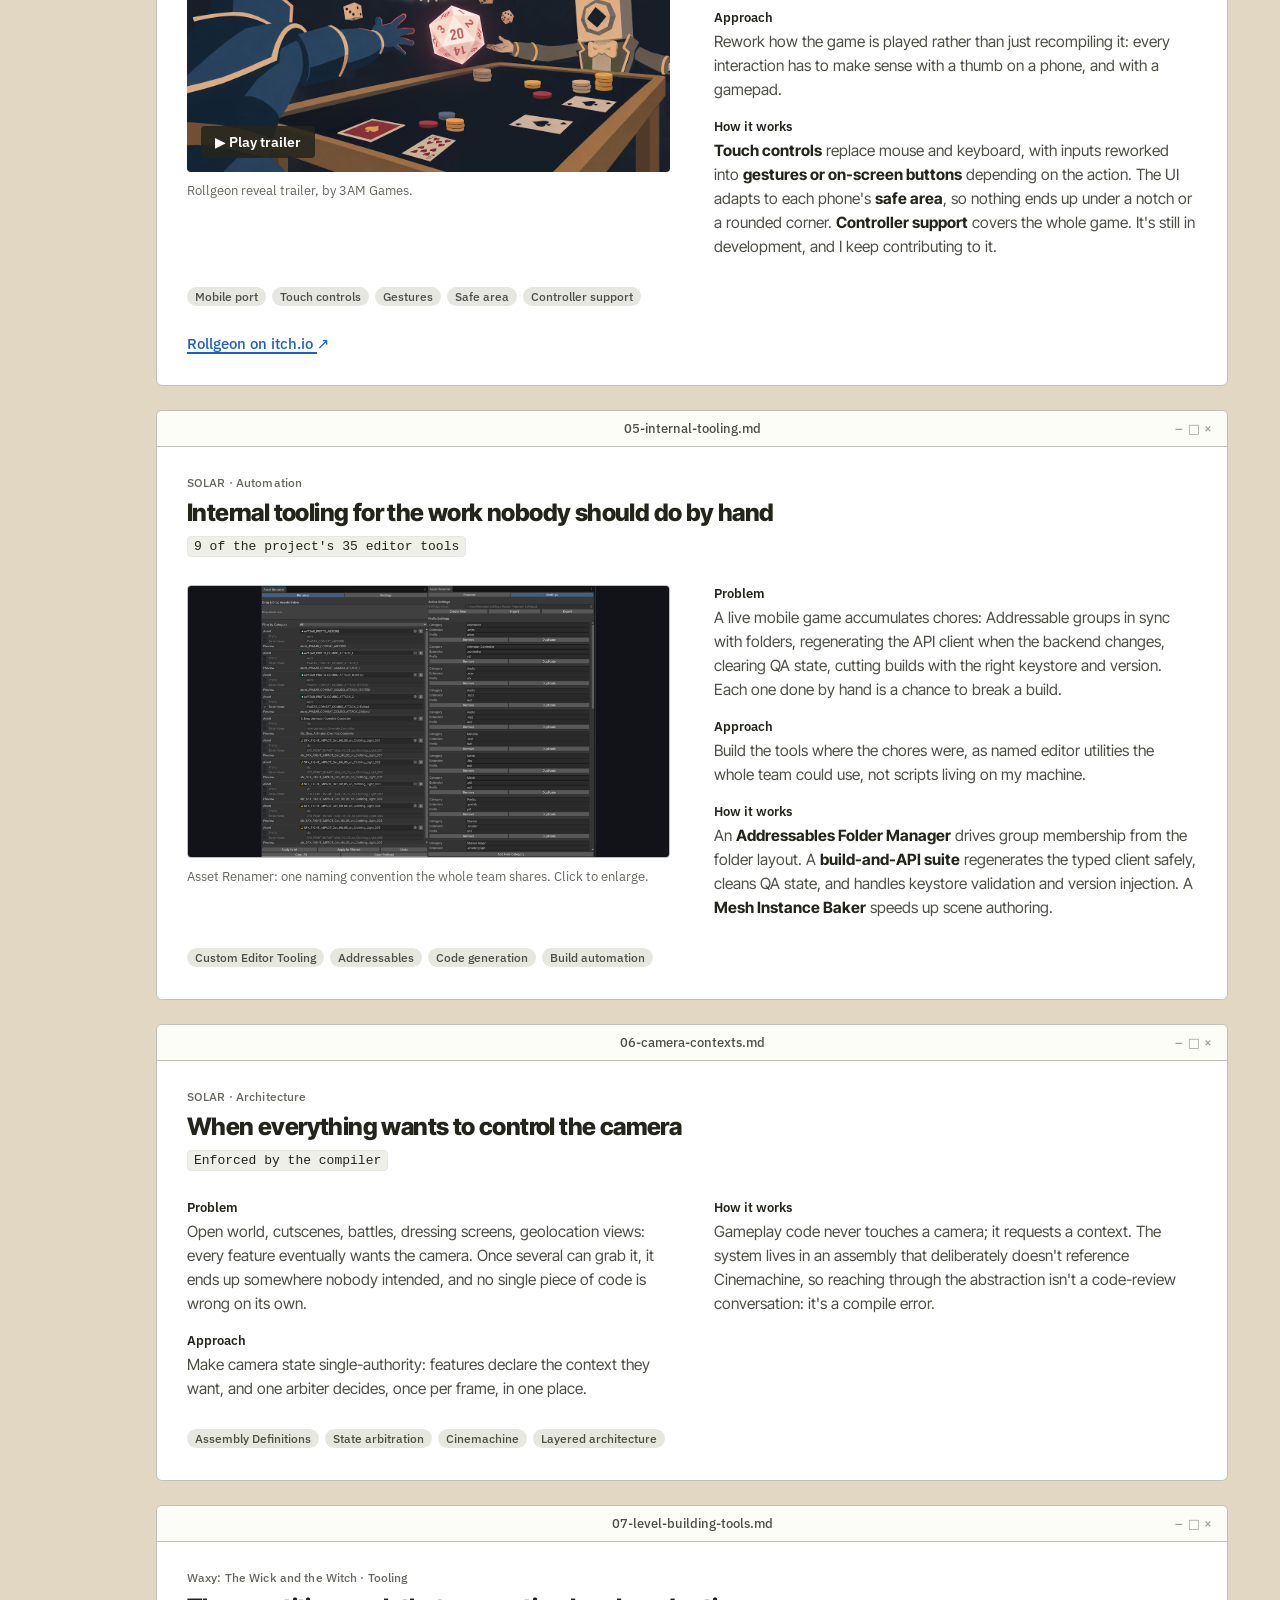
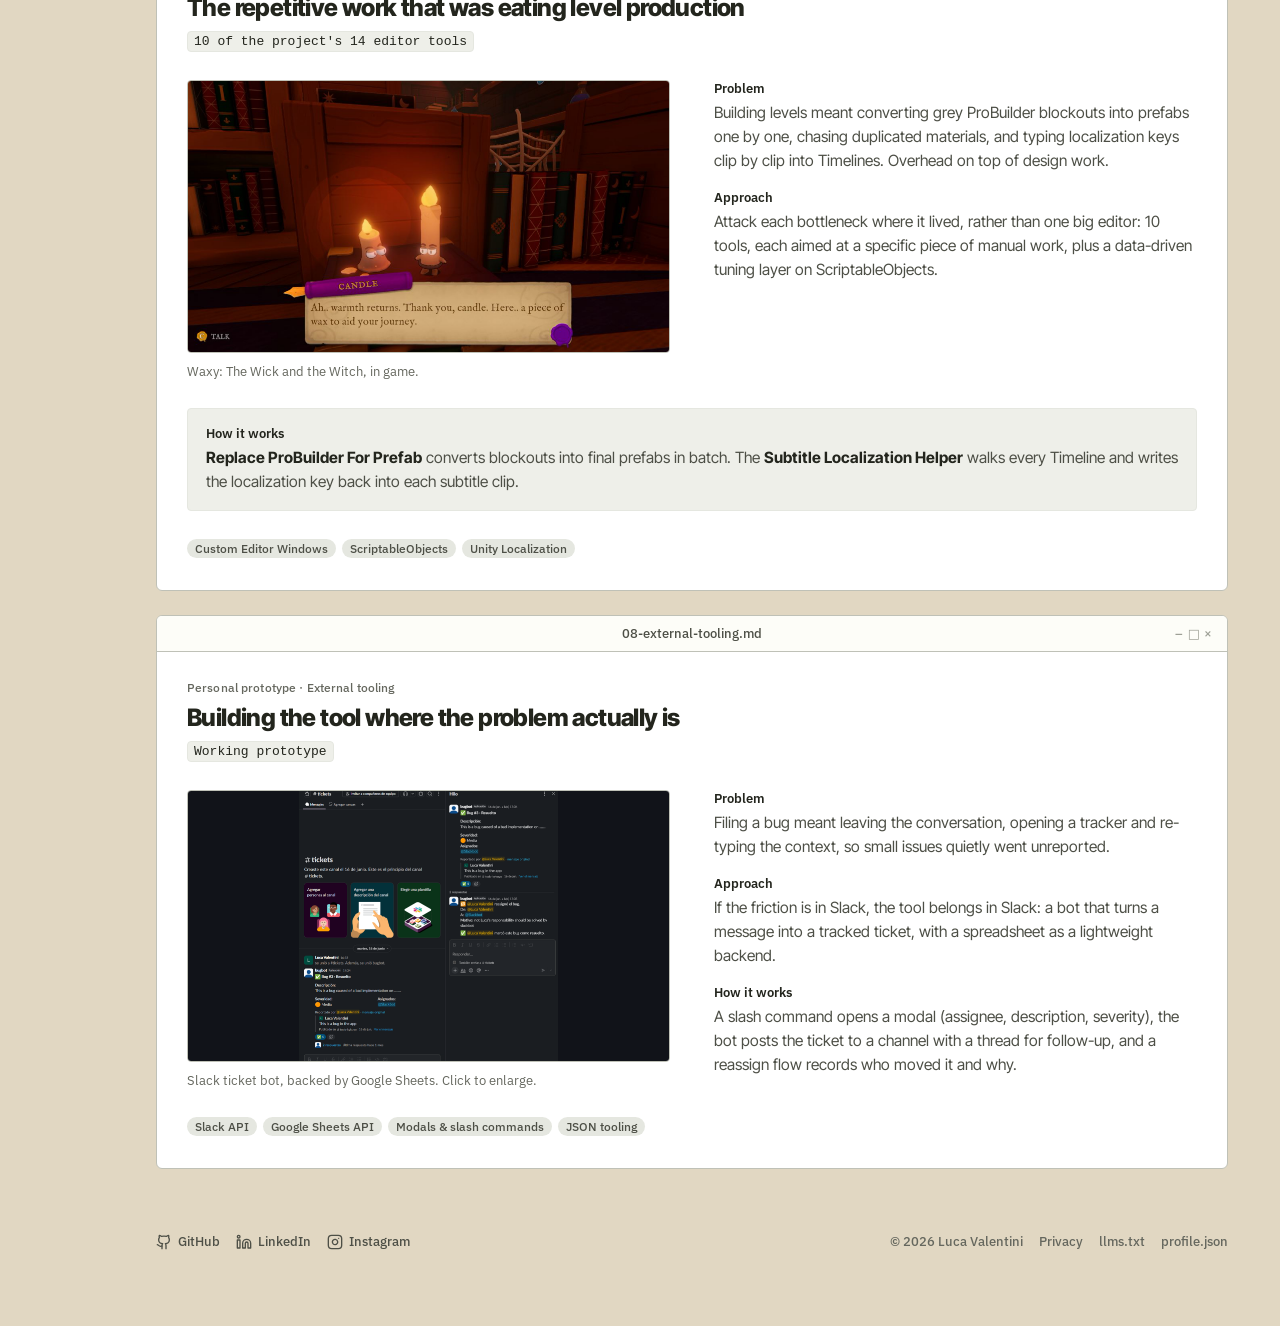
<file: work.html>
<!doctype html>
<html lang="en">
<head>
  <meta charset="utf-8">
  <meta name="viewport" content="width=device-width, initial-scale=1">
  <title>Case studies · Luca Valentini</title>
  <meta name="description" content="Seven real problems from shipped games and open-source work: the problem, the approach, how it works, and what I built.">
  <link rel="canonical" href="https://lucavalentini.dev/work.html">
  <meta property="og:type" content="website">
  <meta property="og:site_name" content="Luca Valentini">
  <meta property="og:title" content="Case studies · Luca Valentini">
  <meta property="og:description" content="Seven real problems from shipped games and open-source work: the problem, the approach, how it works, and what I built.">
  <meta property="og:url" content="https://lucavalentini.dev/work.html">
  <meta property="og:image" content="https://lucavalentini.dev/assets/og.png">
  <meta property="og:image:width" content="1200">
  <meta property="og:image:height" content="630">
  <meta property="og:image:alt" content="Luca Valentini, Senior Unity Developer">
  <meta name="twitter:card" content="summary_large_image">
  <meta name="theme-color" content="#e1d7c2">
  <link rel="icon" href="favicon.svg" type="image/svg+xml">
  <link rel="alternate" type="text/markdown" href="llms.txt" title="Profile for LLMs (llms.txt)">
  <link rel="alternate" type="application/json" href="profile.json" title="Profile as JSON Resume">
  <!-- Fuentes alojadas en el sitio (assets/fonts, SIL OFL 1.1): ninguna petición a terceros al cargar. -->
  <link rel="preload" href="assets/fonts/inter-tight-latin.woff2" as="font" type="font/woff2" crossorigin>
  <link rel="stylesheet" href="assets/fonts/fonts.css">
  <link rel="stylesheet" href="styles.css">
  <script defer src="analytics.js"></script>
  <script defer src="main.js"></script>
</head>
<body>
  <a class="skip" href="#main">Skip to content</a>
  <nav class="files" aria-label="Pages as files">
    <a href="index.html"><svg viewBox="0 0 30 30" aria-hidden="true"><path d="M6 3h12l6 6v18H6z" fill="#fff" stroke="#4d4f46" stroke-width="1.5"/><path d="M10 14h10M10 18h10M10 22h6" stroke="#2f80fa" stroke-width="1.5"/></svg>home.md</a>
    <a href="work.html"><svg viewBox="0 0 30 30" aria-hidden="true"><path d="M3 8h9l2 3h13v15H3z" fill="#f1a82c" stroke="#4d4f46" stroke-width="1.5"/></svg>work/</a>
    <a href="projects.html"><svg viewBox="0 0 30 30" aria-hidden="true"><path d="M3 8h9l2 3h13v15H3z" fill="#6aa84f" stroke="#4d4f46" stroke-width="1.5"/></svg>projects/</a>
    <a href="about.html"><svg viewBox="0 0 30 30" aria-hidden="true"><path d="M6 3h12l6 6v18H6z" fill="#fff" stroke="#4d4f46" stroke-width="1.5"/><circle cx="15" cy="15" r="3.5" fill="none" stroke="#f54e00" stroke-width="1.5"/><path d="M9 24c1-4 11-4 12 0" fill="none" stroke="#f54e00" stroke-width="1.5"/></svg>about.md</a>
    <a href="contact.html"><svg viewBox="0 0 30 30" aria-hidden="true"><rect x="3" y="7" width="24" height="17" rx="2" fill="#fff" stroke="#4d4f46" stroke-width="1.5"/><path d="M4 9l11 8 11-8" fill="none" stroke="#4d4f46" stroke-width="1.5"/></svg>contact</a>
  </nav>
  <header class="nav">
    <div class="wrap nav__inner">
      <a class="nav__brand" href="index.html">Luca Valentini</a>
      <nav class="nav__links" aria-label="Main"><a href="index.html">Home</a><a href="work.html">Work</a><a href="projects.html">Projects</a><a href="about.html">About</a><a class="nav__cta" href="contact.html">Contact</a></nav>
    </div>
  </header>

  <main id="main">
  <section class="pagehero">
    <div class="wrap">
      <div class="win">
        <div class="tb">work/README.md</div>
        <div class="win__body">
          <h1 class="pagehero__title">How I solve problems.</h1>
          <p class="pagehero__lead">Eight real problems from shipped games, open-source work and prototypes. Each one: the problem, the approach, how it works, and what I built.</p>
          <nav class="toc" aria-label="Case studies"><a href="#dressing">Dressing system</a><a href="#npc-gpu">NPC crowd</a><a href="#snackdown">Netcode</a><a href="#rollgeon-port">Mobile port</a><a href="#kykuyo-tooling">Team tooling</a><a href="#camera">Camera</a><a href="#waxy-tools">Level tools</a><a href="#external">Slack bot</a></nav>
        </div>
      </div>
    </div>
  </section>

  <section class="section cases">
    <div class="wrap">

      <article class="case win" id="dressing">
        <div class="tb">01-dressing-system.md</div>
        <div class="win__body case__grid">
          <header class="case__head"><span class="eyebrow">SOLAR · Game systems</span><h2>A dressing system that survives every content drop</h2><span class="metric">Owned end-to-end · 8 authoring tools</span></header>
          <figure class="case__media"><video src="assets/work/dressing-ingame.mp4" poster="assets/work/dressing-ingame.png" autoplay muted loop playsinline aria-label="The dressing system in the published app"></video><figcaption>The dressing system in the published app.</figcaption></figure>
          <dl class="case__steps">
            <div><dt>Problem</dt><dd>Players build an avatar from garments they buy in an in-game shop with coins. The same clothes render on the player and on the NPC crowd, the catalogue grows with every content drop, and the people adding outfits aren't programmers.</dd></div>
            <div><dt>Approach</dt><dd>Describe garments as data in a node graph instead of assembling them by hand, and give the team purpose-built authoring tools instead of the Inspector.</dd></div>
            <div><dt>How it works</dt><dd>A garment graph describes each outfit's parts, slots and palettes. The shop asks the API for the items you can buy, and the ones you already own, with their prices; buying one is a request to the API. Assets load through Addressables, so only what's worn stays in memory, and the same data feeds the GPU-rendered crowd.</dd></div>
          </dl>
          <ul class="chips case__full"><li>Node-graph data model</li><li>Custom editor tooling</li><li>Addressables</li><li>Coin shop + API</li><li>ScriptableObjects</li></ul>
        </div>
      </article>

      <article class="case win" id="npc-gpu">
        <div class="tb">02-npc-crowd-gpu.md</div>
        <div class="win__body case__grid">
          <header class="case__head"><span class="eyebrow">SOLAR · Performance</span><h2>Filling a mobile city with NPCs without killing the frame</h2><span class="metric">10 → 200 fps, measured on device</span></header>
          <figure class="case__media">
            <a class="zoom" href="assets/work/npc-before.png"><img src="assets/work/npc-before.png" alt="NPC crowd animated with Animators" loading="lazy"></a>
            <a class="zoom" href="assets/work/npc-after.png"><img src="assets/work/npc-after.png" alt="The same crowd rendered on the GPU with Vertex Texture Animation" loading="lazy"></a>
            <figcaption>Same scene: Animators (top) vs. GPU skinning with VAT (bottom). Click to enlarge.</figcaption>
          </figure>
          <dl class="case__steps">
            <div><dt>Problem</dt><dd>A geolocation game set in a living city needs crowds of NPCs, each wearing clothes from the same dressing system as the player. That meant one Animator per character and a draw call for every garment piece and the body: on a mid-range Android phone, that budget disappears fast.</dd></div>
            <div><dt>Approach</dt><dd>Move NPC animation and rendering onto the GPU with Vertex Texture Animation (VAT), and group draws by what the GPU cares about, the mesh being drawn, not the character that owns it.</dd></div>
            <div><dt>How it works</dt><dd>A custom VAT baker bakes animation clips into textures at edit time, so skinning happens in the shader. The same garment on different NPCs batches together, and the per-frame update runs off the main thread as a Burst-compiled job.</dd></div>
          </dl>
          <ul class="chips case__full"><li>GPU skinning</li><li>Vertex Texture Animation</li><li>Jobs System</li><li>Burst Compiler</li><li>HLSL</li></ul>
        </div>
      </article>

      <article class="case win" id="snackdown">
        <div class="tb">03-snackdown-netcode.md</div>
        <div class="win__body case__grid">
          <header class="case__head"><span class="eyebrow">Snackdown · Multiplayer · Open source</span><h2>Making a multiplayer platformer the server can trust</h2><span class="metric">Client prediction + server reconciliation, written by hand</span></header>
          <figure class="case__media case__media--stats"><video src="assets/projects/snackdown-gameplay.mp4" poster="assets/projects/snackdown-gameplay.jpg" autoplay muted loop playsinline aria-label="Snackdown gameplay: two players online, with the netcode debug panel"></video><div class="statgrid"><div><b>By hand</b><span>prediction and reconciliation: Netcode for GameObjects doesn't include them</span></div><div><b>30 Hz</b><span>fixed network tick, separate from the framerate</span></div><div><b>2</b><span>corrections in 79 s on a home network (2% loss, 367 ms RTT)</span></div><div><b>4</b><span>players, host over Unity Relay</span></div></div><figcaption>Two players online, with the netcode debug panel on. Numbers measured with the Netcode for GameObjects network simulator.</figcaption></figure>
          <dl class="case__steps">
            <div><dt>Problem</dt><dd>My final project for a university networking course worked, but clients wrote their own positions, sent RPCs every frame and joined without any approval. Any client could move anywhere, at any speed.</dd></div>
            <div><dt>Approach</dt><dd>Rebuild it from scratch as server-authoritative, and build the client-side prediction and server reconciliation myself on top of Netcode for GameObjects' tick system, because Unity doesn't ship them.</dd></div>
            <div><dt>How it works</dt><dd>A kinematic controller with one pure step function runs on both client and server, so the client predicts and the server confirms. Input goes out unreliable with the last 3 commands for redundancy; the server sends one snapshot per tick for every player, and remote players are interpolated about 100 ms behind.</dd></div>
          </dl>
          <div class="case__full case__how"><h3>Also</h3><p><b>Connection approval</b> with a payload (nickname, character, version check), and the same join flow by <b>Relay code or LAN IP</b> behind one interface. <b>EditMode tests</b> cover the simulation, including replay determinism: 40 simulated ticks run twice give a bit-identical result. Built with Claude Code.</p></div>
          <ul class="chips case__full"><li>Netcode for GameObjects</li><li>Unity Transport</li><li>Relay / Lobby</li><li>Client-side prediction</li><li>Server reconciliation</li><li>Snapshot interpolation</li><li>EditMode tests</li></ul>
          <a class="link case__full" href="https://github.com/LucaValentini25/Snackdown">See the repo on GitHub <span class="arr arr--out" aria-hidden="true">↗</span></a>
        </div>
      </article>
      <article class="case win" id="rollgeon-port">
        <div class="tb">04-rollgeon-mobile-port.md</div>
        <div class="win__body case__grid">
          <header class="case__head"><span class="eyebrow">Rollgeon · Mobile port · In development</span><h2>Taking a browser roguelike to phones and controllers</h2><span class="metric">Mobile port + controller support</span></header>
          <figure class="case__media">
            <a class="yt" href="https://www.youtube.com/watch?v=tV2u1QosCds" data-yt="tV2u1QosCds" data-title="Rollgeon reveal trailer" aria-label="Play video: Rollgeon reveal trailer (loads YouTube)"><img src="assets/projects/rollgeon-yt.jpg" alt="" width="1280" height="720" loading="lazy"><span class="yt__play" aria-hidden="true">&#9654; Play trailer</span></a>
            <figcaption>Rollgeon reveal trailer, by 3AM Games.</figcaption>
          </figure>
          <dl class="case__steps">
            <div><dt>Problem</dt><dd>Rollgeon, a roguelike dice builder started by members of 3AM Games, was built to be played with keyboard and mouse in the browser. Many players, and many studios, want games like this on their phones.</dd></div>
            <div><dt>Approach</dt><dd>Rework how the game is played rather than just recompiling it: every interaction has to make sense with a thumb on a phone, and with a gamepad.</dd></div>
            <div><dt>How it works</dt><dd><b>Touch controls</b> replace mouse and keyboard, with inputs reworked into <b>gestures or on-screen buttons</b> depending on the action. The UI adapts to each phone's <b>safe area</b>, so nothing ends up under a notch or a rounded corner. <b>Controller support</b> covers the whole game. It's still in development, and I keep contributing to it.</dd></div>
          </dl>
          <ul class="chips case__full"><li>Mobile port</li><li>Touch controls</li><li>Gestures</li><li>Safe area</li><li>Controller support</li></ul>
          <a class="link case__full" href="https://3amgamesstudio.itch.io/rollgeon">Rollgeon on itch.io <span class="arr arr--out" aria-hidden="true">↗</span></a>
        </div>
      </article>

      <article class="case win" id="kykuyo-tooling">
        <div class="tb">05-internal-tooling.md</div>
        <div class="win__body case__grid">
          <header class="case__head"><span class="eyebrow">SOLAR · Automation</span><h2>Internal tooling for the work nobody should do by hand</h2><span class="metric">9 of the project's 35 editor tools</span></header>
          <figure class="case__media"><a class="zoom" href="assets/projects/unity-tools.png"><img src="assets/projects/unity-tools.png" alt="Asset Renamer settings window with the shared naming rules" loading="lazy"></a><figcaption>Asset Renamer: one naming convention the whole team shares. Click to enlarge.</figcaption></figure>
          <dl class="case__steps">
            <div><dt>Problem</dt><dd>A live mobile game accumulates chores: Addressable groups in sync with folders, regenerating the API client when the backend changes, clearing QA state, cutting builds with the right keystore and version. Each one done by hand is a chance to break a build.</dd></div>
            <div><dt>Approach</dt><dd>Build the tools where the chores were, as named editor utilities the whole team could use, not scripts living on my machine.</dd></div>
            <div><dt>How it works</dt><dd>An <b>Addressables Folder Manager</b> drives group membership from the folder layout. A <b>build-and-API suite</b> regenerates the typed client safely, cleans QA state, and handles keystore validation and version injection. A <b>Mesh Instance Baker</b> speeds up scene authoring.</dd></div>
          </dl>
          <ul class="chips case__full"><li>Custom Editor Tooling</li><li>Addressables</li><li>Code generation</li><li>Build automation</li></ul>
        </div>
      </article>

      <article class="case win" id="camera">
        <div class="tb">06-camera-contexts.md</div>
        <div class="win__body case__grid">
          <header class="case__head"><span class="eyebrow">SOLAR · Architecture</span><h2>When everything wants to control the camera</h2><span class="metric">Enforced by the compiler</span></header>
          <dl class="case__steps">
            <div><dt>Problem</dt><dd>Open world, cutscenes, battles, dressing screens, geolocation views: every feature eventually wants the camera. Once several can grab it, it ends up somewhere nobody intended, and no single piece of code is wrong on its own.</dd></div>
            <div><dt>Approach</dt><dd>Make camera state single-authority: features declare the context they want, and one arbiter decides, once per frame, in one place.</dd></div>
          </dl>
          <dl class="case__steps">
            <div><dt>How it works</dt><dd>Gameplay code never touches a camera; it requests a context. The system lives in an assembly that deliberately doesn't reference Cinemachine, so reaching through the abstraction isn't a code-review conversation: it's a compile error.</dd></div>
          </dl>
          <ul class="chips case__full"><li>Assembly Definitions</li><li>State arbitration</li><li>Cinemachine</li><li>Layered architecture</li></ul>
        </div>
      </article>

      <article class="case win" id="waxy-tools">
        <div class="tb">07-level-building-tools.md</div>
        <div class="win__body case__grid">
          <header class="case__head"><span class="eyebrow">Waxy: The Wick and the Witch · Tooling</span><h2>The repetitive work that was eating level production</h2><span class="metric">10 of the project's 14 editor tools</span></header>
          <figure class="case__media"><a class="zoom" href="assets/projects/waxy-1.png"><img src="assets/projects/waxy-1.png" alt="Waxy: The Wick and the Witch, in game" loading="lazy"></a><figcaption>Waxy: The Wick and the Witch, in game.</figcaption></figure>
          <dl class="case__steps">
            <div><dt>Problem</dt><dd>Building levels meant converting grey ProBuilder blockouts into prefabs one by one, chasing duplicated materials, and typing localization keys clip by clip into Timelines. Overhead on top of design work.</dd></div>
            <div><dt>Approach</dt><dd>Attack each bottleneck where it lived, rather than one big editor: 10 tools, each aimed at a specific piece of manual work, plus a data-driven tuning layer on ScriptableObjects.</dd></div>
          </dl>
          <div class="case__full case__how"><h3>How it works</h3><p><b>Replace ProBuilder For Prefab</b> converts blockouts into final prefabs in batch. The <b>Subtitle Localization Helper</b> walks every Timeline and writes the localization key back into each subtitle clip.</p></div>
          <ul class="chips case__full"><li>Custom Editor Windows</li><li>ScriptableObjects</li><li>Unity Localization</li></ul>
        </div>
      </article>

      <article class="case win" id="external">
        <div class="tb">08-external-tooling.md</div>
        <div class="win__body case__grid">
          <header class="case__head"><span class="eyebrow">Personal prototype · External tooling</span><h2>Building the tool where the problem actually is</h2><span class="metric">Working prototype</span></header>
          <figure class="case__media"><a class="zoom" href="assets/work/external-tooling.png"><img src="assets/work/external-tooling.png" alt="Slack bug-ticket bot" loading="lazy"></a><figcaption>Slack ticket bot, backed by Google Sheets. Click to enlarge.</figcaption></figure>
          <dl class="case__steps">
            <div><dt>Problem</dt><dd>Filing a bug meant leaving the conversation, opening a tracker and re-typing the context, so small issues quietly went unreported.</dd></div>
            <div><dt>Approach</dt><dd>If the friction is in Slack, the tool belongs in Slack: a bot that turns a message into a tracked ticket, with a spreadsheet as a lightweight backend.</dd></div>
            <div><dt>How it works</dt><dd>A slash command opens a modal (assignee, description, severity), the bot posts the ticket to a channel with a thread for follow-up, and a reassign flow records who moved it and why.</dd></div>
          </dl>
          <ul class="chips case__full"><li>Slack API</li><li>Google Sheets API</li><li>Modals &amp; slash commands</li><li>JSON tooling</li></ul>
        </div>
      </article>

    </div>
  </section>
  </main>

  <footer class="footer">
    <div class="wrap footer__inner">
      <!-- Íconos: Lucide (ISC), ver assets/icons/LICENSE-lucide.txt -->
        <nav class="footer__social" aria-label="Social profiles">
          <a href="https://github.com/LucaValentini25" target="_blank" rel="noopener"><svg viewBox="0 0 24 24" aria-hidden="true"><path d="M15 22v-4a4.8 4.8 0 0 0-1-3.5c3 0 6-2 6-5.5.08-1.25-.27-2.48-1-3.5.28-1.15.28-2.35 0-3.5 0 0-1 0-3 1.5-2.64-.5-5.36-.5-8 0C6 2 5 2 5 2c-.3 1.15-.3 2.35 0 3.5A5.403 5.403 0 0 0 4 9c0 3.5 3 5.5 6 5.5-.39.49-.68 1.05-.85 1.65-.17.6-.22 1.23-.15 1.85v4"/><path d="M9 18c-4.51 2-5-2-7-2"/></svg><span>GitHub</span><span class="sr-only"> (opens in a new tab)</span></a>
          <a href="https://www.linkedin.com/in/lucavalentinidev" target="_blank" rel="noopener"><svg viewBox="0 0 24 24" aria-hidden="true"><path d="M16 8a6 6 0 0 1 6 6v7h-4v-7a2 2 0 0 0-2-2 2 2 0 0 0-2 2v7h-4v-7a6 6 0 0 1 6-6z"/><rect width="4" height="12" x="2" y="9"/><circle cx="4" cy="4" r="2"/></svg><span>LinkedIn</span><span class="sr-only"> (opens in a new tab)</span></a>
          <a href="https://www.instagram.com/clastergamedev/" target="_blank" rel="noopener"><svg viewBox="0 0 24 24" aria-hidden="true"><rect width="20" height="20" x="2" y="2" rx="5" ry="5"/><path d="M16 11.37A4 4 0 1 1 12.63 8 4 4 0 0 1 16 11.37z"/><line x1="17.5" x2="17.51" y1="6.5" y2="6.5"/></svg><span>Instagram</span><span class="sr-only"> (opens in a new tab)</span></a>
        </nav>
      <div class="footer__legal">
        <span class="footer__copy">&copy; <span id="year">2026</span> Luca Valentini</span>
        <nav class="footer__links" aria-label="Legal and data">
        <a href="privacy.html">Privacy</a>
        <a href="llms.txt">llms.txt</a>
        <a href="profile.json">profile.json</a>
      </nav>
      </div>
    </div>
  </footer>
</body>
</html>
</file>
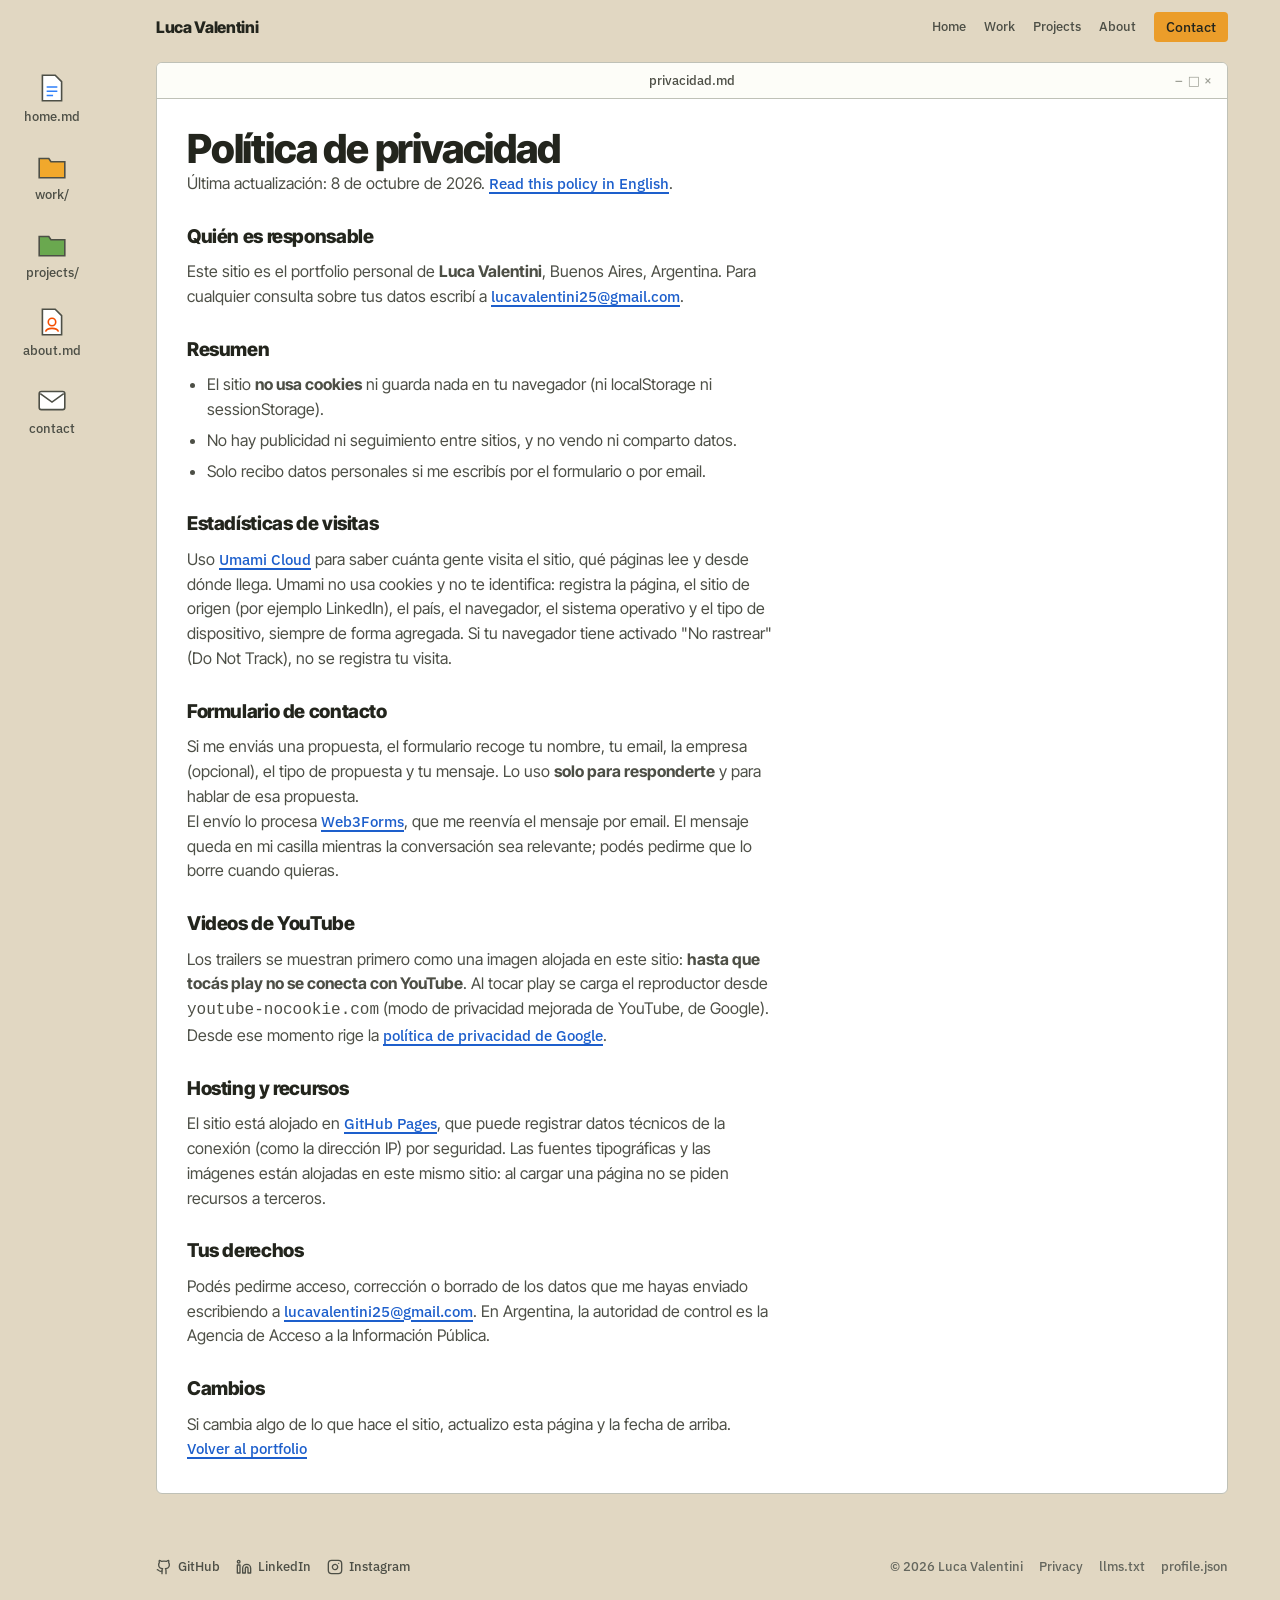
<file: es/privacy.html>
<!doctype html>
<html lang="es">
<head>
  <meta charset="utf-8">
  <meta name="viewport" content="width=device-width, initial-scale=1">
  <title>Política de privacidad · Luca Valentini</title>
  <meta name="description" content="Qué datos trata este sitio, para qué y con quién: analytics sin cookies, formulario de contacto y videos de YouTube que cargan solo al tocar play.">
  <link rel="canonical" href="https://lucavalentini.dev/es/privacy.html">
  <link rel="alternate" hreflang="en" href="https://lucavalentini.dev/privacy.html">
  <link rel="alternate" hreflang="es" href="https://lucavalentini.dev/es/privacy.html">
  <link rel="alternate" hreflang="x-default" href="https://lucavalentini.dev/privacy.html">
  <meta property="og:type" content="website">
  <meta property="og:site_name" content="Luca Valentini">
  <meta property="og:title" content="Política de privacidad · Luca Valentini">
  <meta property="og:description" content="Qué datos trata este sitio, para qué y con quién: analytics sin cookies, formulario de contacto y videos de YouTube que cargan solo al tocar play.">
  <meta property="og:url" content="https://lucavalentini.dev/es/privacy.html">
  <meta property="og:image" content="https://lucavalentini.dev/assets/og.png">
  <meta property="og:image:width" content="1200">
  <meta property="og:image:height" content="630">
  <meta property="og:image:alt" content="Luca Valentini, Senior Unity Developer">
  <meta name="twitter:card" content="summary_large_image">
  <meta name="theme-color" content="#e1d7c2">
  <link rel="icon" href="../favicon.svg" type="image/svg+xml">
  <link rel="alternate" type="text/markdown" href="../llms.txt" title="Profile for LLMs (llms.txt)">
  <link rel="alternate" type="application/json" href="../profile.json" title="Profile as JSON Resume">
  <!-- Fuentes alojadas en el sitio (assets/fonts, SIL OFL 1.1): ninguna petición a terceros al cargar. -->
  <link rel="preload" href="../assets/fonts/inter-tight-latin.woff2" as="font" type="font/woff2" crossorigin>
  <link rel="stylesheet" href="../assets/fonts/fonts.css">
  <link rel="stylesheet" href="../styles.css">
  <script defer src="../analytics.js"></script>
  <script defer src="../main.js"></script>
</head>
<body>
  <a class="skip" href="#main">Saltar al contenido</a>
  <nav class="files" aria-label="Pages as files">
    <a href="../index.html"><svg viewBox="0 0 30 30" aria-hidden="true"><path d="M6 3h12l6 6v18H6z" fill="#fff" stroke="#4d4f46" stroke-width="1.5"/><path d="M10 14h10M10 18h10M10 22h6" stroke="#2f80fa" stroke-width="1.5"/></svg>home.md</a>
    <a href="../work.html"><svg viewBox="0 0 30 30" aria-hidden="true"><path d="M3 8h9l2 3h13v15H3z" fill="#f1a82c" stroke="#4d4f46" stroke-width="1.5"/></svg>work/</a>
    <a href="../projects.html"><svg viewBox="0 0 30 30" aria-hidden="true"><path d="M3 8h9l2 3h13v15H3z" fill="#6aa84f" stroke="#4d4f46" stroke-width="1.5"/></svg>projects/</a>
    <a href="../about.html"><svg viewBox="0 0 30 30" aria-hidden="true"><path d="M6 3h12l6 6v18H6z" fill="#fff" stroke="#4d4f46" stroke-width="1.5"/><circle cx="15" cy="15" r="3.5" fill="none" stroke="#f54e00" stroke-width="1.5"/><path d="M9 24c1-4 11-4 12 0" fill="none" stroke="#f54e00" stroke-width="1.5"/></svg>about.md</a>
    <a href="../contact.html"><svg viewBox="0 0 30 30" aria-hidden="true"><rect x="3" y="7" width="24" height="17" rx="2" fill="#fff" stroke="#4d4f46" stroke-width="1.5"/><path d="M4 9l11 8 11-8" fill="none" stroke="#4d4f46" stroke-width="1.5"/></svg>contact</a>
  </nav>
  <header class="nav">
    <div class="wrap nav__inner">
      <a class="nav__brand" href="../index.html">Luca Valentini</a>
      <nav class="nav__links" aria-label="Main"><a href="../index.html">Home</a><a href="../work.html">Work</a><a href="../projects.html">Projects</a><a href="../about.html">About</a><a class="nav__cta" href="../contact.html">Contact</a></nav>
    </div>
  </header>

  <main id="main">
  <!-- ============================================================
       REVISAR TODO ESTE TEXTO. Describe lo que el sitio hace hoy:
       Umami (sin cookies), Web3Forms (formulario), YouTube en modo de
       privacidad mejorada que carga recién al tocar play, fuentes alojadas
       en el sitio y hosting en GitHub Pages. Si agregás o cambiás un
       servicio, actualizá esta página. No es asesoramiento legal.
       ============================================================ -->
  <section class="pagehero">
    <div class="wrap">
      <div class="win">
        <div class="tb">privacidad.md</div>
        <div class="win__body legal">
          <h1 class="pagehero__title">Política de privacidad</h1>
          <p>Última actualización: <time datetime="2026-10-08">8 de octubre de 2026</time>. <a href="../privacy.html" hreflang="en" lang="en">Read this policy in English</a>.</p>

          <h2>Quién es responsable</h2>
          <!-- COMPLETAR/REVISAR: nombre y email del responsable -->
          <p>Este sitio es el portfolio personal de <strong>Luca Valentini</strong>, Buenos Aires, Argentina. Para cualquier consulta sobre tus datos escribí a <a href="mailto:lucavalentini25@gmail.com">lucavalentini25@gmail.com</a>.</p>

          <h2>Resumen</h2>
          <ul>
            <li>El sitio <strong>no usa cookies</strong> ni guarda nada en tu navegador (ni localStorage ni sessionStorage).</li>
            <li>No hay publicidad ni seguimiento entre sitios, y no vendo ni comparto datos.</li>
            <li>Solo recibo datos personales si me escribís por el formulario o por email.</li>
          </ul>

          <h2>Estadísticas de visitas</h2>
          <p>Uso <a href="https://umami.is/privacy">Umami Cloud</a> para saber cuánta gente visita el sitio, qué páginas lee y desde dónde llega. Umami no usa cookies y no te identifica: registra la página, el sitio de origen (por ejemplo LinkedIn), el país, el navegador, el sistema operativo y el tipo de dispositivo, siempre de forma agregada. Si tu navegador tiene activado "No rastrear" (Do Not Track), no se registra tu visita.</p>
          <!-- REVISAR: confirmar en la política de Umami vigente cómo trata la IP (según su documentación no la almacena). -->

          <h2>Formulario de contacto</h2>
          <p>Si me enviás una propuesta, el formulario recoge tu nombre, tu email, la empresa (opcional), el tipo de propuesta y tu mensaje. Lo uso <strong>solo para responderte</strong> y para hablar de esa propuesta.</p>
          <p>El envío lo procesa <a href="https://web3forms.com/privacy">Web3Forms</a>, que me reenvía el mensaje por email. El mensaje queda en mi casilla mientras la conversación sea relevante; podés pedirme que lo borre cuando quieras.</p>
          <!-- REVISAR: si cambiás de proveedor (por ejemplo Formspree), actualizar el nombre y el link. -->

          <h2>Videos de YouTube</h2>
          <p>Los trailers se muestran primero como una imagen alojada en este sitio: <strong>hasta que tocás play no se conecta con YouTube</strong>. Al tocar play se carga el reproductor desde <code>youtube-nocookie.com</code> (modo de privacidad mejorada de YouTube, de Google). Desde ese momento rige la <a href="https://policies.google.com/privacy">política de privacidad de Google</a>.</p>

          <h2>Hosting y recursos</h2>
          <p>El sitio está alojado en <a href="https://docs.github.com/en/site-policy/privacy-policies/github-general-privacy-statement">GitHub Pages</a>, que puede registrar datos técnicos de la conexión (como la dirección IP) por seguridad. Las fuentes tipográficas y las imágenes están alojadas en este mismo sitio: al cargar una página no se piden recursos a terceros.</p>

          <h2>Tus derechos</h2>
          <p>Podés pedirme acceso, corrección o borrado de los datos que me hayas enviado escribiendo a <a href="mailto:lucavalentini25@gmail.com">lucavalentini25@gmail.com</a>. En Argentina, la autoridad de control es la Agencia de Acceso a la Información Pública.</p>
          <!-- REVISAR: si recibís contactos frecuentes desde la UE, considerar mencionar el RGPD de forma explícita. -->

          <h2>Cambios</h2>
          <p>Si cambia algo de lo que hace el sitio, actualizo esta página y la fecha de arriba.</p>

          <p><a href="../index.html" hreflang="en">Volver al portfolio</a></p>
        </div>
      </div>
    </div>
  </section>
  </main>

  <footer class="footer">
    <div class="wrap footer__inner">
      <!-- Íconos: Lucide (ISC), ver assets/icons/LICENSE-lucide.txt -->
        <nav class="footer__social" aria-label="Social profiles">
          <a href="https://github.com/LucaValentini25" target="_blank" rel="noopener"><svg viewBox="0 0 24 24" aria-hidden="true"><path d="M15 22v-4a4.8 4.8 0 0 0-1-3.5c3 0 6-2 6-5.5.08-1.25-.27-2.48-1-3.5.28-1.15.28-2.35 0-3.5 0 0-1 0-3 1.5-2.64-.5-5.36-.5-8 0C6 2 5 2 5 2c-.3 1.15-.3 2.35 0 3.5A5.403 5.403 0 0 0 4 9c0 3.5 3 5.5 6 5.5-.39.49-.68 1.05-.85 1.65-.17.6-.22 1.23-.15 1.85v4"/><path d="M9 18c-4.51 2-5-2-7-2"/></svg><span>GitHub</span><span class="sr-only"> (opens in a new tab)</span></a>
          <a href="https://www.linkedin.com/in/lucavalentinidev" target="_blank" rel="noopener"><svg viewBox="0 0 24 24" aria-hidden="true"><path d="M16 8a6 6 0 0 1 6 6v7h-4v-7a2 2 0 0 0-2-2 2 2 0 0 0-2 2v7h-4v-7a6 6 0 0 1 6-6z"/><rect width="4" height="12" x="2" y="9"/><circle cx="4" cy="4" r="2"/></svg><span>LinkedIn</span><span class="sr-only"> (opens in a new tab)</span></a>
          <a href="https://www.instagram.com/clastergamedev/" target="_blank" rel="noopener"><svg viewBox="0 0 24 24" aria-hidden="true"><rect width="20" height="20" x="2" y="2" rx="5" ry="5"/><path d="M16 11.37A4 4 0 1 1 12.63 8 4 4 0 0 1 16 11.37z"/><line x1="17.5" x2="17.51" y1="6.5" y2="6.5"/></svg><span>Instagram</span><span class="sr-only"> (opens in a new tab)</span></a>
        </nav>
      <div class="footer__legal">
        <span class="footer__copy">&copy; <span id="year">2026</span> Luca Valentini</span>
        <nav class="footer__links" aria-label="Legal and data">
        <a href="../privacy.html" hreflang="en">Privacy</a>
        <a href="../llms.txt">llms.txt</a>
        <a href="../profile.json">profile.json</a>
      </nav>
      </div>
    </div>
  </footer>
</body>
</html>
</file>
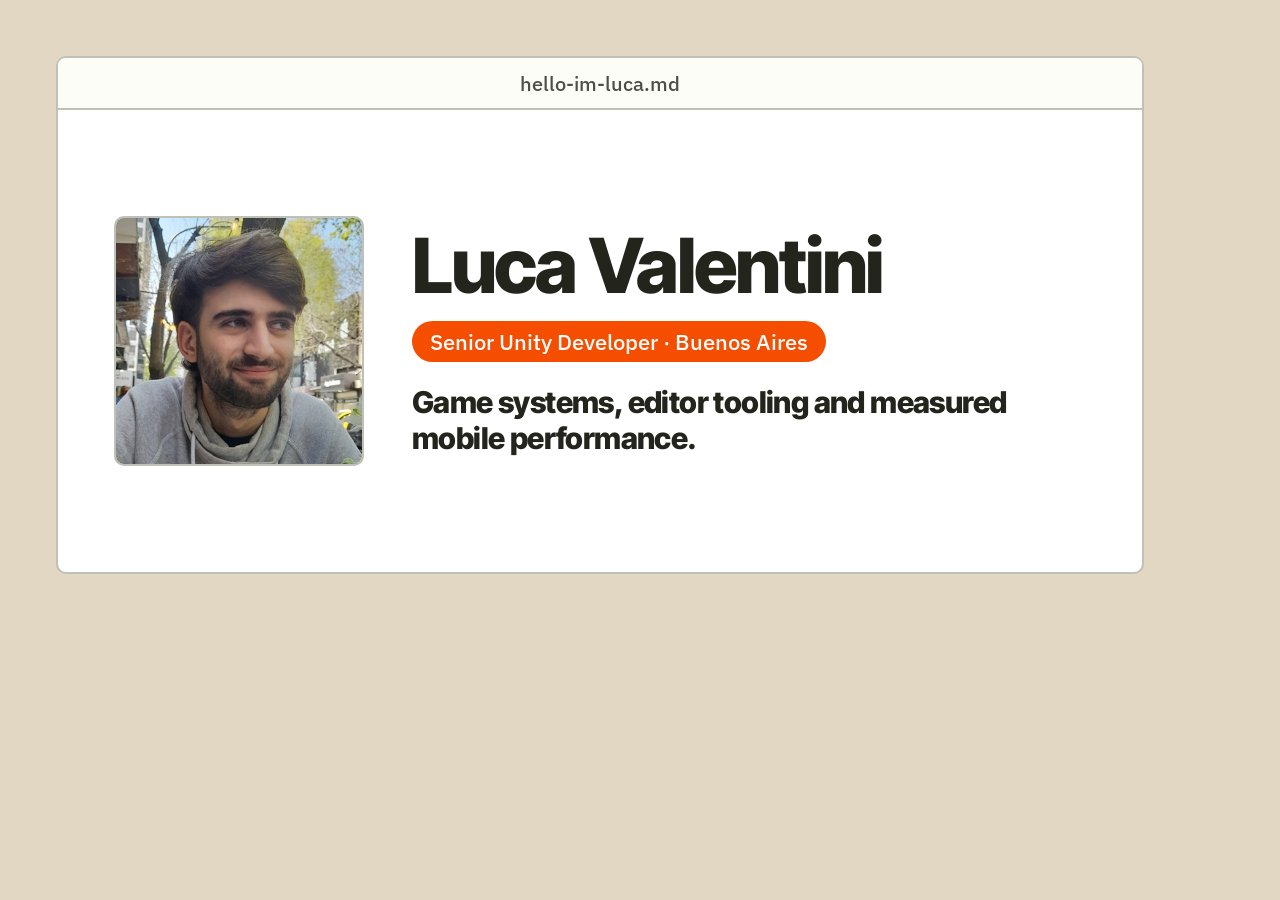
<file: tools/og.html>
<!doctype html>
<!-- Plantilla de la imagen para redes (assets/og.png, 1200x630).
     Regenerar: chrome --headless --hide-scrollbars --window-size=1200,630 --screenshot=assets/og.png tools/og.html -->
<html><head><meta charset="utf-8">
<link rel="stylesheet" href="../assets/fonts/fonts.css">
<style>
  * { margin: 0; box-sizing: border-box; }
  body { width: 1200px; height: 630px; background: #e1d7c2; font-family: "Inter Tight", sans-serif; color: #23251d; padding: 56px; }
  .win { height: 100%; background: #fff; border: 2px solid #bfc1b7; border-radius: 10px; overflow: hidden; display: flex; flex-direction: column; }
  .tb { height: 52px; display: flex; align-items: center; justify-content: center; background: #fdfdf8; border-bottom: 2px solid #bfc1b7; font: 500 20px "IBM Plex Sans", sans-serif; color: #4d4f46; }
  .body { flex: 1; display: flex; gap: 48px; align-items: center; padding: 0 56px; }
  img { width: 250px; height: 250px; border-radius: 10px; border: 2px solid #bfc1b7; object-fit: cover; }
  h1 { font-size: 76px; font-weight: 800; letter-spacing: -.03em; line-height: 1; }
  .pill { display: inline-block; margin-top: 18px; background: #f54e00; color: #fff; border-radius: 999px; padding: 6px 18px; font: 500 22px "IBM Plex Sans", sans-serif; }
  p { margin-top: 22px; font-size: 30px; font-weight: 800; letter-spacing: -.02em; line-height: 1.2; max-width: 680px; }
</style></head>
<body><div class="win"><div class="tb">hello-im-luca.md</div><div class="body">
  <img src="../assets/me.jpg" alt="">
  <div><h1>Luca Valentini</h1><span class="pill">Senior Unity Developer · Buenos Aires</span>
  <p>Game systems, editor tooling and measured mobile performance.</p></div>
</div></div></body></html>
</file>
<file: assets/fonts/fonts.css>
/* Fuentes alojadas en el sitio: no se contacta a Google al cargar la página.
   Inter Tight e IBM Plex Sans, SIL Open Font License 1.1 (ver OFL-*.txt en esta carpeta).
   Son fuentes variables: un archivo cubre todos los pesos. Subsets latin y latin-ext,
   descargados de fonts.gstatic.com el 08/10/2026. */
@font-face {
  font-family: 'IBM Plex Sans';
  font-style: normal;
  font-weight: 100 700;
  font-display: swap;
  src: url('ibm-plex-sans-latin-ext.woff2') format('woff2');
  unicode-range: U+0100-02BA, U+02BD-02C5, U+02C7-02CC, U+02CE-02D7, U+02DD-02FF, U+0304, U+0308, U+0329, U+1D00-1DBF, U+1E00-1E9F, U+1EF2-1EFF, U+2020, U+20A0-20AB, U+20AD-20C4, U+2113, U+2C60-2C7F, U+A720-A7FF;
}
@font-face {
  font-family: 'IBM Plex Sans';
  font-style: normal;
  font-weight: 100 700;
  font-display: swap;
  src: url('ibm-plex-sans-latin.woff2') format('woff2');
  unicode-range: U+0000-00FF, U+0131, U+0152-0153, U+02BB-02BC, U+02C6, U+02DA, U+02DC, U+0304, U+0308, U+0329, U+2000-206F, U+20AC, U+2122, U+2191, U+2193, U+2212, U+2215, U+FEFF, U+FFFD;
}
@font-face {
  font-family: 'Inter Tight';
  font-style: normal;
  font-weight: 100 900;
  font-display: swap;
  src: url('inter-tight-latin-ext.woff2') format('woff2');
  unicode-range: U+0100-02BA, U+02BD-02C5, U+02C7-02CC, U+02CE-02D7, U+02DD-02FF, U+0304, U+0308, U+0329, U+1D00-1DBF, U+1E00-1E9F, U+1EF2-1EFF, U+2020, U+20A0-20AB, U+20AD-20C4, U+2113, U+2C60-2C7F, U+A720-A7FF;
}
@font-face {
  font-family: 'Inter Tight';
  font-style: normal;
  font-weight: 100 900;
  font-display: swap;
  src: url('inter-tight-latin.woff2') format('woff2');
  unicode-range: U+0000-00FF, U+0131, U+0152-0153, U+02BB-02BC, U+02C6, U+02DA, U+02DC, U+0304, U+0308, U+0329, U+2000-206F, U+20AC, U+2122, U+2191, U+2193, U+2212, U+2215, U+FEFF, U+FFFD;
}
</file>
<file: styles.css>
/* ============================================================
   Luca Valentini · Portfolio
   Sistema visual: PostHog (styles.refero.design/style/56cd3725…).
   Un escritorio cálido: lienzo arena, ventanas de papel con barra
   de título, íconos de archivo como navegación secundaria.
   Reglas del sistema:
   - Radios chicos: 4px controles y tarjetas, 6px ventanas, píldora
     solo para tags.
   - Sin sombras: profundidad con bordes finos y escalones de superficie.
   - Un CTA ámbar por pantalla. Azul solo para lo activo y los links.
   - Inter Tight para contenido, IBM Plex Sans para la interfaz,
     monoespaciada para datos.
   Ajuste propio: los tonos de texto (links, pastillas, botón
   secundario) son una variante más oscura del token del sistema,
   para llegar al contraste AA. Los rellenos y bordes usan el
   tono original.
   ============================================================ */

:root {
  /* superficies, de lo más bajo a lo más alto */
  --desk: #e1d7c2;       /* lienzo */
  --stone: #e5e7e0;      /* hover / seleccionado */
  --linen: #eeefe9;      /* tarjetas anidadas, botones secundarios */
  --cream: #fdfdf8;      /* barras de título */
  --paper: #ffffff;      /* ventanas */
  /* texto */
  --moss: #23251d;       /* principal */
  --olive: #4d4f46;      /* cuerpo */
  --sage: #65675e;       /* apagado */
  --ash: #9ea096;        /* deshabilitado */
  /* bordes */
  --line: #bfc1b7;
  --line2: #e5e7e0;
  /* acentos del sistema */
  --amber: #eb9d2a;      /* CTA */
  --amber-d: #cd8407;
  --gold: #b17816;       /* botón secundario (borde) */
  --blue: #2f80fa;       /* activo, foco, indicadores */
  --flame: #f54e00;
  --green: #6aa84f;
  --mari: #f1a82c;
  /* variantes de texto para contraste AA */
  --blue-ink: #1d5fcc;
  --gold-ink: #8a5c0c;
  --flame-ink: #c23d00;
  --green-ink: #3d7a28;
  /* tipografía */
  --f-content: "Inter Tight", "Inter", system-ui, sans-serif;
  --f-ui: "IBM Plex Sans", system-ui, sans-serif;
  --f-mono: ui-monospace, SFMono-Regular, Menlo, Consolas, monospace;
  /* movimiento */
  --ease: cubic-bezier(.23, 1, .32, 1);
}

/* ---------------------------------------------------------- base */
* { box-sizing: border-box; margin: 0; padding: 0; }
html { scroll-behavior: smooth; }
body { background: var(--desk); color: var(--moss); font: 400 16px/1.55 var(--f-content); -webkit-font-smoothing: antialiased; overflow-x: hidden; padding-left: 104px; }
a { color: inherit; text-decoration: none; }
img, video { display: block; max-width: 100%; }
ul { list-style: none; }
h1, h2, h3 { text-wrap: balance; }
.wrap { max-width: 1120px; margin: 0 auto; padding: 0 24px; width: 100%; }
main { padding-bottom: 32px; }
:where(a, button, input, select, textarea, summary):focus-visible { outline: 2px solid var(--blue); outline-offset: 2px; border-radius: 4px; }
.skip { position: absolute; left: 12px; top: -48px; z-index: 100; background: var(--moss); color: #fff; padding: 8px 12px; border-radius: 4px; font: 500 14px var(--f-ui); }
.skip:focus { top: 12px; }
.sr-only { position: absolute; width: 1px; height: 1px; padding: 0; margin: -1px; overflow: hidden; clip: rect(0 0 0 0); white-space: nowrap; border: 0; }
.hp { position: absolute !important; left: -9999px !important; width: 1px; height: 1px; overflow: hidden; }
.muted { color: var(--sage); font: 14px var(--f-ui); }

/* links de texto: azul, subrayado de 1.5px */
.link, .legal a, .form__privacy a, .about__text a { color: var(--blue-ink); text-decoration: underline; text-decoration-thickness: 1.5px; text-underline-offset: 3px; font: 500 15px var(--f-ui); }
.link:hover, .legal a:hover, .form__privacy a:hover { color: var(--moss); }
.arr { display: inline-block; transition: transform .15s var(--ease); }
@media (hover: hover) {
  a:hover > .arr { transform: translateX(2px); }
  a:hover > .arr--out { transform: translate(2px, -2px); }
}

/* ------------------------------------------- archivos (nav lateral) */
.files { position: fixed; left: 0; top: 0; bottom: 0; width: 104px; padding: 64px 8px 16px; display: flex; flex-direction: column; gap: 10px; }
.files a { display: flex; flex-direction: column; align-items: center; gap: 4px; padding: 8px 4px; border-radius: 4px; font: 500 12.5px var(--f-ui); color: var(--olive); text-align: center; transition: background .15s, transform .14s var(--ease); }
.files a:hover { background: var(--stone); }
.files a:active { transform: scale(.97); }
.files a.active { background: var(--stone); color: var(--blue-ink); }
.files svg { width: 32px; height: 32px; }

/* ---------------------------------------------------------- nav */
.nav { padding: 12px 0 8px; }
.nav__inner { display: flex; align-items: center; justify-content: space-between; gap: 16px; }
.nav__brand { font-weight: 800; font-size: 16px; letter-spacing: -.02em; }
.nav__links { display: flex; align-items: center; gap: 18px; font: 500 13px var(--f-ui); min-width: 0; max-width: 100%; overflow-x: auto; scrollbar-width: none; }
.nav__links a { padding: 6px 0; border-bottom: 1px solid transparent; color: var(--olive); white-space: nowrap; }
.nav__links a:hover { color: var(--moss); }
.nav__links a.active { color: var(--moss); border-bottom-color: var(--moss); }
.nav__links .nav__cta { background: var(--amber); color: var(--moss); padding: 6px 12px; border-radius: 4px; border: 0; font-size: 14px; transition: background .15s, transform .14s var(--ease); }
.nav__links .nav__cta:hover { background: var(--amber-d); }
.nav__links .nav__cta:active { transform: scale(.97); }

/* ------------------------------------------------------ ventanas */
.win { background: var(--paper); border: 1px solid var(--line); border-radius: 6px; overflow: hidden; transition: border-color .2s; }
.tb { display: grid; grid-template-columns: 70px 1fr 70px; align-items: center; height: 36px; background: var(--cream); border-bottom: 1px solid var(--line); font: 500 13px var(--f-ui); color: var(--olive); text-align: center; transition: background .2s, color .2s; }
.tb::before { content: ""; }
.tb::after { content: "–  □  ×" / ""; text-align: right; padding-right: 14px; color: var(--ash); letter-spacing: .05em; }
.win__body { padding: 28px 30px 32px; }
/* ventana "enfocada" al llegar por un link (#id), como una ventana activa del escritorio */
.win:target { border-color: var(--moss); }
.win:target > .tb { background: var(--stone); color: var(--moss); }
@media (prefers-reduced-motion: no-preference) { .win:target { animation: win-focus .35s var(--ease); } }
@keyframes win-focus { from { border-color: var(--blue); } }

.section, .pagehero { padding: 12px 0; }
.hero { padding: 12px 0; }

/* -------------------------------------------------- tipografía */
.pagehero__title { font-size: clamp(2rem, 4vw, 2.5rem); font-weight: 800; letter-spacing: -.03em; line-height: 1.1; }
.pagehero__lead { color: var(--olive); margin-top: 10px; max-width: 62ch; }
.sec-head { margin-bottom: 22px; }
.sec-head h2 { font-size: 24px; font-weight: 800; letter-spacing: -.025em; line-height: 1.25; }
.sec-head p { color: var(--olive); margin-top: 4px; }
.sec-foot { margin-top: 22px; }
/* meta chico (proyecto · área): texto, sin fondo */
.eyebrow, .tag { display: block; font: 500 12px var(--f-ui); color: var(--sage); letter-spacing: .01em; }
/* dato numérico */
.metric { display: inline-block; align-self: flex-start; font: 13px var(--f-mono); color: var(--moss); background: var(--linen); border: 1px solid var(--line2); border-radius: 4px; padding: 2px 6px; }

/* ------------------------------------------------------ botones */
.actions { display: flex; flex-wrap: wrap; gap: 10px 16px; align-items: center; }
.btn { display: inline-flex; align-items: center; gap: 6px; cursor: pointer; font: 500 14px var(--f-ui); border-radius: 4px; padding: 8px 14px; border: 0; transition: background .15s, color .15s, transform .14s var(--ease); }
.btn:active { transform: scale(.97); }
.btn--primary { background: var(--amber); color: var(--moss); }
.btn--primary:hover { background: var(--amber-d); }
.btn--secondary { background: transparent; color: var(--gold-ink); box-shadow: inset 0 0 0 1.5px var(--gold); }
.btn--secondary:hover { background: var(--linen); }
/* botón principal dentro del contenido: oscuro (color de texto del sistema), así el ámbar queda solo para el Contact del nav */
.btn--dark { background: var(--moss); color: #fff; }
.btn--dark:hover { background: #3a3d31; }
.btn[disabled] { opacity: .6; cursor: progress; }

/* --------------------------------------------------------- chips */
.chips { display: flex; flex-wrap: wrap; gap: 6px; }
.chips li { font: 500 12px var(--f-ui); padding: 2px 8px; border-radius: 9999px; background: var(--stone); color: var(--olive); }

/* ----------------------------------------------------------- hero */
.hero .win__body { padding: 36px 40px 38px; }
.hero__copy { display: grid; grid-template-columns: 140px 1fr; column-gap: 32px; }
.hero__copy > * { grid-column: 2; }
.hero__me { grid-column: 1 / -1; display: grid; grid-template-columns: 140px 1fr; gap: 32px; align-items: end; margin-bottom: 22px; }
.hero__me img { width: 140px; height: 140px; object-fit: cover; border-radius: 6px; border: 1px solid var(--line); }
.hero__me b { display: block; font-size: clamp(2.4rem, 5vw, 3rem); font-weight: 800; letter-spacing: -.035em; line-height: 1; }
.roles { display: flex; flex-wrap: wrap; gap: 8px; margin-top: 14px; }
.role-pill { display: inline-block; font: 600 14px/1 var(--f-ui); padding: 7px 12px; border-radius: 9999px; background: var(--linen); color: var(--moss); border: 1px solid var(--line); }
.role-pill--main { background: var(--flame-ink); border-color: var(--flame-ink); color: #fff; }
/* verde del sistema, un tono más oscuro para texto blanco legible (AA) */
.role-pill--alt { background: var(--green-ink); border-color: var(--green-ink); color: #fff; }
.hero__title { font-size: 24px; font-weight: 800; letter-spacing: -.025em; line-height: 1.3; max-width: 34ch; }
.hero__lead { color: var(--olive); margin: 12px 0 24px; max-width: 62ch; font-size: 17px; }
.hero__meta { display: flex; flex-wrap: wrap; gap: 4px 0; margin-top: 22px; font: 500 13px var(--f-ui); color: var(--sage); }
.hero__meta li + li::before { content: "·"; margin: 0 10px; color: var(--ash); }
.hero__meta .status { color: var(--moss); }
.hero__meta .status span { display: inline-block; width: 8px; height: 8px; border-radius: 50%; background: var(--green); margin-right: 6px; vertical-align: 1px; }

/* --------------------------------------------------- tarjetas */
.grid3, .grid2 { display: grid; gap: 16px; }
.grid3 { grid-template-columns: repeat(3, 1fr); }
.grid2 { grid-template-columns: repeat(2, 1fr); }
.grid3 > *, .grid2 > * { min-width: 0; }
.card { display: flex; flex-direction: column; overflow: hidden; background: var(--paper); border: 1px solid var(--line); border-radius: 4px; transition: border-color .15s; }
.card.win { border-radius: 6px; }
.card__media { aspect-ratio: 16 / 10; overflow: hidden; background: var(--linen); border-bottom: 1px solid var(--line); }
.card__media > a.zoom { height: 100%; }
.card__media img, .card__media video { width: 100%; height: 100%; object-fit: cover; }
.card__media--contain img { object-fit: contain; }
.card__media--empty { display: flex; align-items: center; justify-content: center; padding: 24px; text-align: center; color: var(--sage); font: 13px/1.6 var(--f-mono); }
.card__media--stat span { display: grid; gap: 6px; }
.card__media--stat b { font: 800 1.9rem/1 var(--f-content); letter-spacing: -.02em; color: var(--moss); }
.card__media--yt, .card__media--video { aspect-ratio: auto; background: #000; display: flex; align-items: center; }
.card__media--video video { height: auto; }
/* captura de Discord: fondo del propio Discord, recorte desde arriba */
.card__media--bot { background: #1a1a1e; }
.card__media--bot img { object-fit: cover; object-position: left top; }
.card__body { display: flex; flex-direction: column; gap: 6px; flex: 1; padding: 16px 18px 18px; }
.card h3 { font-size: 19px; font-weight: 700; letter-spacing: -.02em; line-height: 1.25; }
.card p { font-size: 15px; color: var(--olive); }
@media (hover: hover) {
  a.card:hover { border-color: var(--olive); }
  a.card:hover .card__media img { transform: scale(1.03); }
  .card__media img { transition: transform .6s var(--ease); }
}

/* tarjetas de proyecto: más aire, una línea meta, facts con viñeta */
.card--project .card__body { padding: 22px 24px 24px; gap: 12px; }
.card--project h3 { font-size: 21px; }
.card--project .role { font: 500 13px var(--f-ui); color: var(--sage); margin-top: -6px; }
.card--project p { line-height: 1.6; }
.card--project strong, .case strong, .case b { color: var(--moss); font-weight: 700; }
.facts { display: grid; gap: 8px; }
.facts li { position: relative; padding-left: 18px; color: var(--olive); font-size: 15px; line-height: 1.55; }
.facts li::before { content: ""; position: absolute; left: 2px; top: .62em; width: 7px; height: 7px; border-radius: 2px; background: var(--mari); }
.links { display: flex; flex-wrap: wrap; gap: 6px 18px; align-items: center; margin-top: auto; padding-top: 6px; }
.card--wide { grid-column: 1 / -1; }
@media (min-width: 861px) {
  .card--wide { display: grid; grid-template-columns: 1.1fr 1fr; }
  .card--wide .tb { grid-column: 1 / -1; }
  .card--wide .card__media { border-bottom: 0; border-right: 1px solid var(--line); }
  .card--wide .card__body { padding: 28px 30px; }
}
.projects > [hidden] { display: none !important; }

/* pilares de la home */
.pillar { background: var(--linen); border: 1px solid var(--line2); border-radius: 4px; padding: 18px; }
.pillar__n { font: 500 12px var(--f-ui); color: var(--sage); }
.pillar h3 { font-size: 19px; font-weight: 700; letter-spacing: -.02em; margin: 6px 0 6px; line-height: 1.3; }
.pillar p { color: var(--olive); font-size: 15px; }

/* -------------------------------------------- YouTube (facade) */
.yt { position: relative; display: block; aspect-ratio: 16 / 9; width: 100%; overflow: hidden; background: #000; cursor: pointer; }
.yt img { width: 100%; height: 100%; object-fit: cover; transition: filter .2s; }
.yt__play { position: absolute; left: 14px; bottom: 14px; display: inline-flex; align-items: center; gap: 8px; padding: 9px 14px; border-radius: 4px; background: rgba(35, 37, 29, .86); color: #fff; font: 600 14px/1 var(--f-ui); transition: background .15s, transform .15s var(--ease); }
@media (hover: hover) { .yt:hover img { filter: brightness(.9); } .yt:hover .yt__play { background: #cc0000; } }
.yt:focus-visible .yt__play { background: #cc0000; }
.yt iframe { position: absolute; inset: 0; width: 100%; height: 100%; border: 0; }

/* ------------------------------------------------- case studies */
.cases .wrap { display: grid; gap: 24px; }
.toc { display: flex; flex-wrap: wrap; margin-top: 22px; border-bottom: 1px solid var(--line); background: var(--linen); border-radius: 4px 4px 0 0; font: 500 13px var(--f-ui); }
.toc a { padding: 9px 14px; color: var(--sage); transition: color .15s, background .15s, box-shadow .15s; }
.toc a:hover { color: var(--blue-ink); background: var(--paper); box-shadow: inset 0 -2px var(--blue); }
.case { scroll-margin-top: 16px; }
.case__grid { display: grid; grid-template-columns: 1fr 1fr; gap: 28px 44px; align-items: start; }
.case__grid > * { min-width: 0; }
.case__head { grid-column: 1 / -1; display: grid; gap: 8px; justify-items: start; }
.case__head h2 { font-size: 24px; font-weight: 800; letter-spacing: -.025em; line-height: 1.25; }
.case__media { display: grid; gap: 10px; }
.case__media img, .case__media video { width: 100%; height: auto; border-radius: 4px; border: 1px solid var(--line); }
.case__media .yt { border-radius: 4px; }
.case__media .yt img { border: 0; border-radius: 0; height: 100%; }
figcaption { color: var(--sage); font: 13px var(--f-ui); }
.case__steps { display: grid; gap: 16px; }
.case__steps dt { font: 600 13px var(--f-ui); color: var(--moss); margin-bottom: 4px; }
.case__steps dd, .case__how p { color: var(--olive); font-size: 15.5px; }
.case__how { background: var(--linen); border: 1px solid var(--line2); border-radius: 4px; padding: 16px 18px; }
.case__how h3 { font: 600 13px var(--f-ui); margin-bottom: 4px; }
.case__full { grid-column: 1 / -1; }
.statgrid { display: grid; grid-template-columns: 1fr 1fr; gap: 12px; }
.statgrid div { display: grid; gap: 4px; padding: 16px; background: var(--linen); border: 1px solid var(--line2); border-radius: 4px; }
.statgrid b { font: 800 1.6rem/1 var(--f-content); letter-spacing: -.02em; }
.statgrid span { font-size: 14px; color: var(--olive); }

/* imágenes ampliables */
a.zoom { display: block; cursor: zoom-in; }
.links a.zoom { display: inline; }
@media (hover: hover) { a.zoom img { transition: filter .2s; } a.zoom:hover img { filter: brightness(.94); } }
.lightbox { border: 0; padding: 0; background: transparent; max-width: min(96vw, 1600px); max-height: 94vh; margin: auto; overflow: visible; }
.lightbox::backdrop { background: rgba(35, 37, 29, .82); }
.lightbox img { display: block; max-width: min(96vw, 1600px); max-height: 86vh; width: auto; height: auto; border-radius: 6px; border: 1px solid var(--line); background: var(--paper); }
.lightbox__bar { display: flex; justify-content: space-between; align-items: center; gap: 16px; margin-top: 10px; color: var(--cream); font: 500 14px var(--f-ui); }
.lightbox__close { font: 600 14px var(--f-ui); background: var(--paper); color: var(--moss); border: 0; border-radius: 4px; padding: 8px 14px; cursor: pointer; }
@media (prefers-reduced-motion: no-preference) { .lightbox[open] { animation: lb-in .18s var(--ease); } }
@keyframes lb-in { from { opacity: 0; transform: scale(.98); } }

/* ------------------------------------- filtros de Projects (tab bar) */
.filters { position: relative; display: flex; flex-wrap: wrap; margin-top: 22px; border-bottom: 1px solid var(--line); background: var(--linen); border-radius: 4px 4px 0 0; }
.filters button { position: relative; z-index: 1; font: 500 13px var(--f-ui); padding: 9px 14px; border: 0; background: transparent; color: var(--sage); cursor: pointer; transition: color .15s, background .15s; }
.filters button:hover { color: var(--moss); }
.filters button:active { transform: scale(.97); }
.filters button[aria-pressed="true"] { color: var(--blue-ink); background: var(--paper); }
.filters .count { opacity: .7; margin-left: 3px; font-variant-numeric: tabular-nums; }
/* barra azul activa que se desliza (posición la pone main.js) */
.filters::after { content: ""; position: absolute; left: 0; bottom: -1px; height: 2px; width: var(--w, 0); transform: translateX(var(--x, 0)); background: var(--blue); z-index: 2; }
@media (prefers-reduced-motion: no-preference) { .filters.is-ready::after { transition: transform .22s var(--ease), width .22s var(--ease); } }

/* ----------------------------------------------------------- about */
.about__grid { display: grid; grid-template-columns: 200px 1fr; gap: 32px; align-items: start; }
.about__grid > * { min-width: 0; }
.about__photo img { width: 100%; aspect-ratio: 1; object-fit: cover; border-radius: 6px; border: 1px solid var(--line); }
.about__text .pagehero__title { margin: 6px 0 14px; }
.about__text p { color: var(--olive); max-width: 66ch; }
.about__text p + p { margin-top: 14px; }
.about__text em { color: var(--moss); }
.quote blockquote p { font-size: clamp(1.15rem, 2vw, 1.4rem); font-weight: 600; line-height: 1.45; color: var(--moss); max-width: 62ch; }
.quote figcaption { margin-top: 14px; }
.quote figcaption a { color: var(--blue-ink); text-decoration: underline; text-underline-offset: 3px; }
.tl { display: grid; gap: 10px; }
.tl__item { display: grid; grid-template-columns: 220px 1fr; gap: 24px; padding: 16px; border: 1px solid var(--line2); border-radius: 4px; }
.tl__when { font: 13px var(--f-mono); color: var(--sage); }
.tl__item h3 { font-size: 19px; font-weight: 700; letter-spacing: -.02em; margin: 2px 0; }
.tl__where { font: 500 13px var(--f-ui); color: var(--olive); }
.tl__item ul { display: grid; gap: 6px; }
.tl__item li { color: var(--olive); font-size: 15px; padding-left: 14px; position: relative; }
.tl__item li::before { content: "-"; position: absolute; left: 0; color: var(--ash); }
.levels { display: grid; grid-template-columns: repeat(auto-fill, minmax(230px, 1fr)); gap: 10px; margin-bottom: 26px; }
.level { display: grid; grid-template-columns: 1fr auto; gap: 6px 10px; align-items: center; padding: 12px 14px; background: var(--linen); border: 1px solid var(--line2); border-radius: 4px; }
.level__name { font-weight: 700; font-size: 16px; }
.level__label { font: 500 12px var(--f-ui); color: var(--sage); }
.meter { grid-column: 1 / -1; display: grid; grid-template-columns: repeat(3, 1fr); gap: 4px; }
.meter i { height: 6px; border-radius: 2px; background: var(--line); }
.meter[data-level="1"] i:nth-child(-n+1), .meter[data-level="2"] i:nth-child(-n+2), .meter[data-level="3"] i { background: var(--amber); }
.skills__also { font-size: 16px; font-weight: 700; margin: 6px 0 12px; }
.skills { display: grid; grid-template-columns: repeat(2, 1fr); gap: 12px; }
.skillgroup { background: var(--linen); border: 1px solid var(--line2); border-radius: 4px; padding: 16px; }
.skillgroup h4 { font-size: 16px; font-weight: 700; margin-bottom: 10px; }
.skillgroup .chips li { background: var(--paper); }

/* ---------------------------------------------------------- contacto */
.contact__grid { display: grid; grid-template-columns: 1.1fr 1fr; gap: 48px; align-items: end; }
.contact__grid > * { min-width: 0; }
.contact__mailrow { display: flex; flex-wrap: wrap; align-items: center; gap: 10px 14px; margin-top: 18px; }
.contact__mail { color: var(--blue-ink); font-size: clamp(1.1rem, 2.4vw, 1.5rem); font-weight: 700; text-decoration: underline; text-underline-offset: 4px; text-decoration-thickness: 1.5px; overflow-wrap: anywhere; }
.copy { display: inline-grid; place-items: center; width: 36px; height: 36px; padding: 0; border: 0; border-radius: 4px; background: transparent; color: var(--sage); cursor: pointer; transition: background .15s, color .15s, transform .14s var(--ease); }
.copy:hover { background: var(--linen); color: var(--moss); }
.copy:active { transform: scale(.92); }
.copy svg { grid-area: 1 / 1; width: 18px; height: 18px; fill: none; stroke: currentColor; stroke-width: 2; stroke-linecap: round; stroke-linejoin: round; transition: opacity .15s, transform .2s var(--ease); }
.copy .i-check { opacity: 0; transform: scale(.6); color: #3d7a28; }
.copy.is-done .i-copy { opacity: 0; transform: scale(.6); }
.copy.is-done .i-check { opacity: 1; transform: none; }
.contact__mailrow { gap: 4px 6px; }
.contact__list { border: 1px solid var(--line); border-radius: 4px; }
.contact__list a { display: flex; justify-content: space-between; align-items: center; gap: 16px; padding: 12px 14px; border-bottom: 1px solid var(--line2); font-size: 15px; transition: background .15s; }
.contact__list a:last-child { border-bottom: 0; }
.contact__list a:hover { background: var(--linen); }
.contact__list span:first-child { font: 600 13px var(--f-ui); }
.contact__list span:last-child { color: var(--blue-ink); }
.cta h2 { font-size: 24px; font-weight: 800; letter-spacing: -.025em; }
.cta p { color: var(--olive); margin: 6px 0 18px; }

/* ----------------------------------------------------- formulario */
.form { display: grid; gap: 14px; margin-top: 4px; }
.form__row { display: grid; grid-template-columns: 1fr 1fr; gap: 14px; }
.field { display: grid; gap: 6px; min-width: 0; }
.field label { font: 600 13px var(--f-ui); color: var(--moss); }
.field .opt { font-weight: 400; color: var(--sage); }
.field input, .field select, .field textarea { width: 100%; font: 400 15px/1.4 var(--f-content); color: var(--moss); background: var(--paper); border: 1px solid var(--line); border-radius: 4px; padding: 10px 12px; transition: border-color .15s, box-shadow .15s; }
.field textarea { min-height: 150px; resize: vertical; }
.field input:hover, .field select:hover, .field textarea:hover { border-color: var(--olive); }
.field input:focus, .field select:focus, .field textarea:focus { outline: none; border-color: var(--blue); box-shadow: 0 0 0 3px rgba(47, 128, 250, .18); }
.field [aria-invalid="true"] { border-color: var(--flame-ink); }
.field__error { font: 500 12.5px var(--f-ui); color: var(--flame-ink); min-height: 1em; }
.form__foot { display: flex; flex-wrap: wrap; gap: 12px 18px; align-items: center; }
.form__status { font: 500 14px var(--f-ui); }
.form__status[data-state="sending"] { color: var(--sage); }
.form__status[data-state="success"] { color: #3d7a28; }
.form__status[data-state="error"] { color: var(--flame-ink); }
.form__privacy { font: 13px/1.5 var(--f-ui); color: var(--sage); max-width: 62ch; }
/* el texto del botón cambia de estado (Send → Sending… → Sent ✓) */
.btn__label { display: inline-block; }
@media (prefers-reduced-motion: no-preference) { .btn__label.swap { animation: label-in .16s var(--ease); } }
@keyframes label-in { from { opacity: 0; transform: translateY(3px); } }

/* ---------------------------------------------------------- legal */
.legal { max-width: 72ch; }
.legal h2 { font-size: 19px; font-weight: 800; letter-spacing: -.02em; margin: 26px 0 8px; }
.legal p, .legal li { color: var(--olive); }
.legal ul { list-style: disc; padding-left: 20px; display: grid; gap: 6px; }

/* --------------------------------------------------------- footer */
.footer { padding: 16px 0 72px; font: 500 13px var(--f-ui); color: var(--sage); }
.footer__inner { display: flex; justify-content: space-between; align-items: center; gap: 16px; flex-wrap: wrap; }
.footer__legal { display: flex; flex-wrap: wrap; align-items: center; gap: 6px 16px; }
.footer__copy { color: var(--sage); }
.footer__social { display: flex; flex-wrap: wrap; gap: 6px 16px; }
.footer__social a { display: inline-flex; align-items: center; gap: 6px; color: var(--olive); padding: 4px 0; }
.footer__social a:hover { color: var(--blue-ink); }
.footer__social svg { width: 16px; height: 16px; fill: none; stroke: currentColor; stroke-width: 2; stroke-linecap: round; stroke-linejoin: round; }
.footer__links { display: flex; flex-wrap: wrap; gap: 6px 16px; }
.footer__links a { color: var(--sage); padding: 4px 0; }
.footer__links a:hover { color: var(--blue-ink); text-decoration: underline; text-underline-offset: 3px; }

/* ------------------------------------------------------ responsive */
@media (max-width: 860px) {
  .grid3, .grid2, .case__grid, .contact__grid, .skills, .tl__item { grid-template-columns: 1fr; }
  .about__grid { grid-template-columns: 1fr; }
  .about__photo { max-width: 200px; }
}
@media (max-width: 760px) {
  body { padding-left: 0; }
  /* en celular los íconos de archivo duplican el nav: se ocultan */
  .files { display: none; }
  .hero__copy, .hero__me { grid-template-columns: 1fr; }
  .hero__copy > * { grid-column: 1; }
  .hero .win__body, .win__body { padding: 22px 18px 24px; }
}
@media (max-width: 640px) {
  .wrap { padding: 0 16px; }
  .nav__inner { flex-wrap: wrap; row-gap: 6px; }
  .nav__links { width: 100%; justify-content: space-between; gap: 2px; font-size: 14px; }
  .nav__links a { padding: 10px 6px; }
  .nav__links .nav__cta { padding: 8px 10px; }
  .form__row { grid-template-columns: 1fr; }
}
@media (prefers-reduced-motion: reduce) { *, *::before, *::after { transition: none !important; animation: none !important; } html { scroll-behavior: auto; } }
</file>
